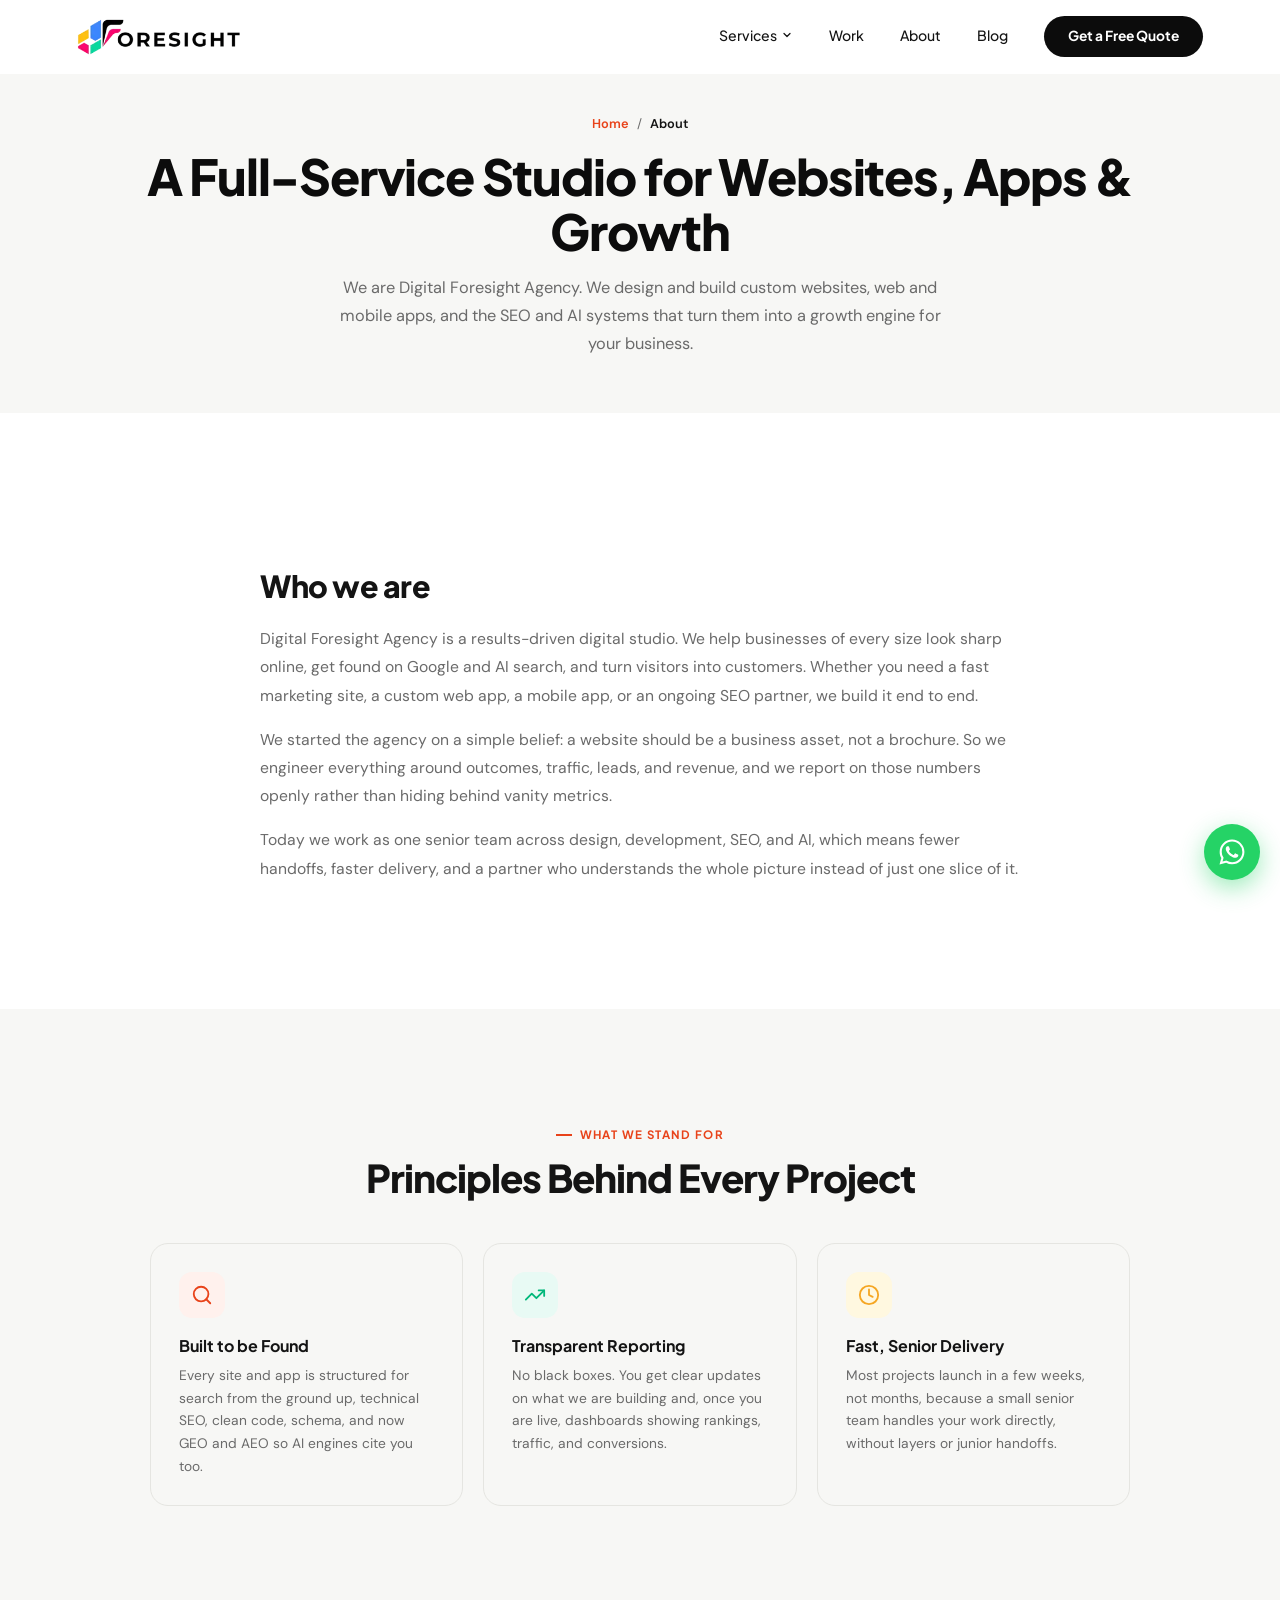
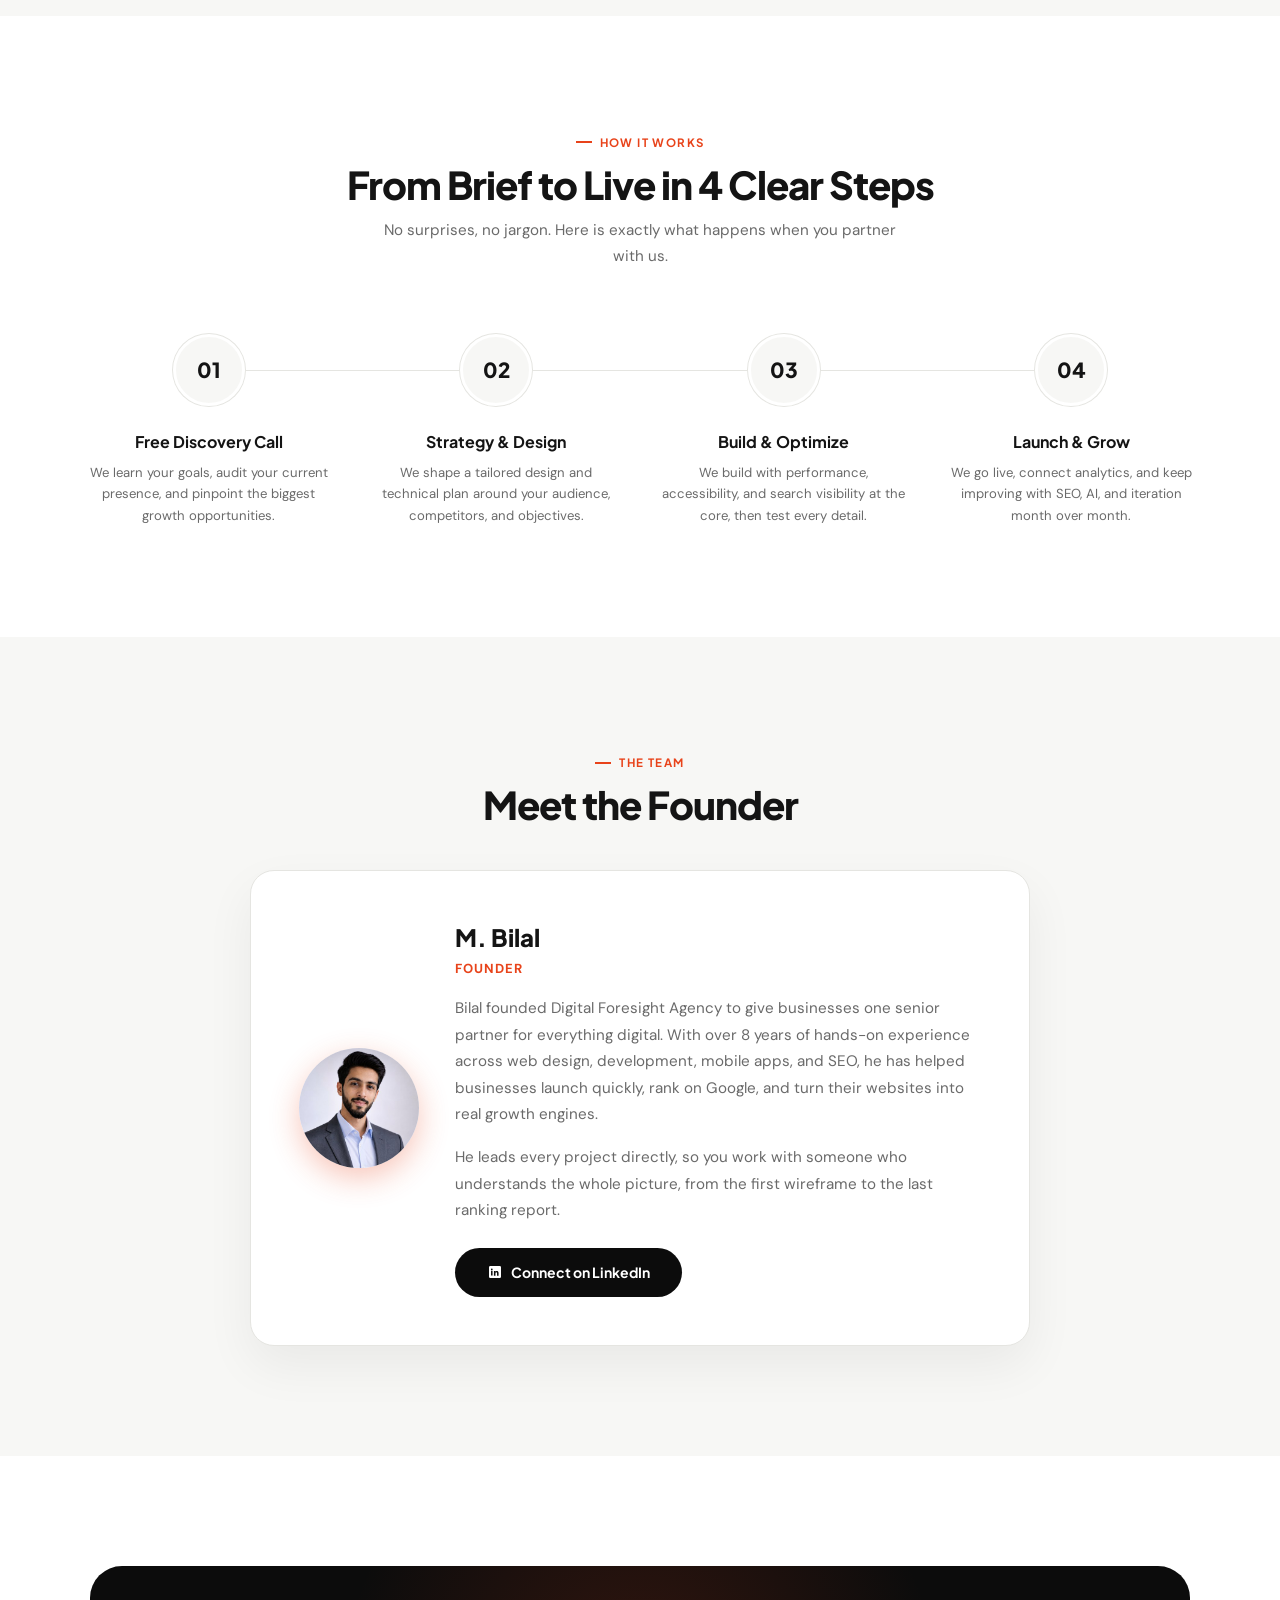
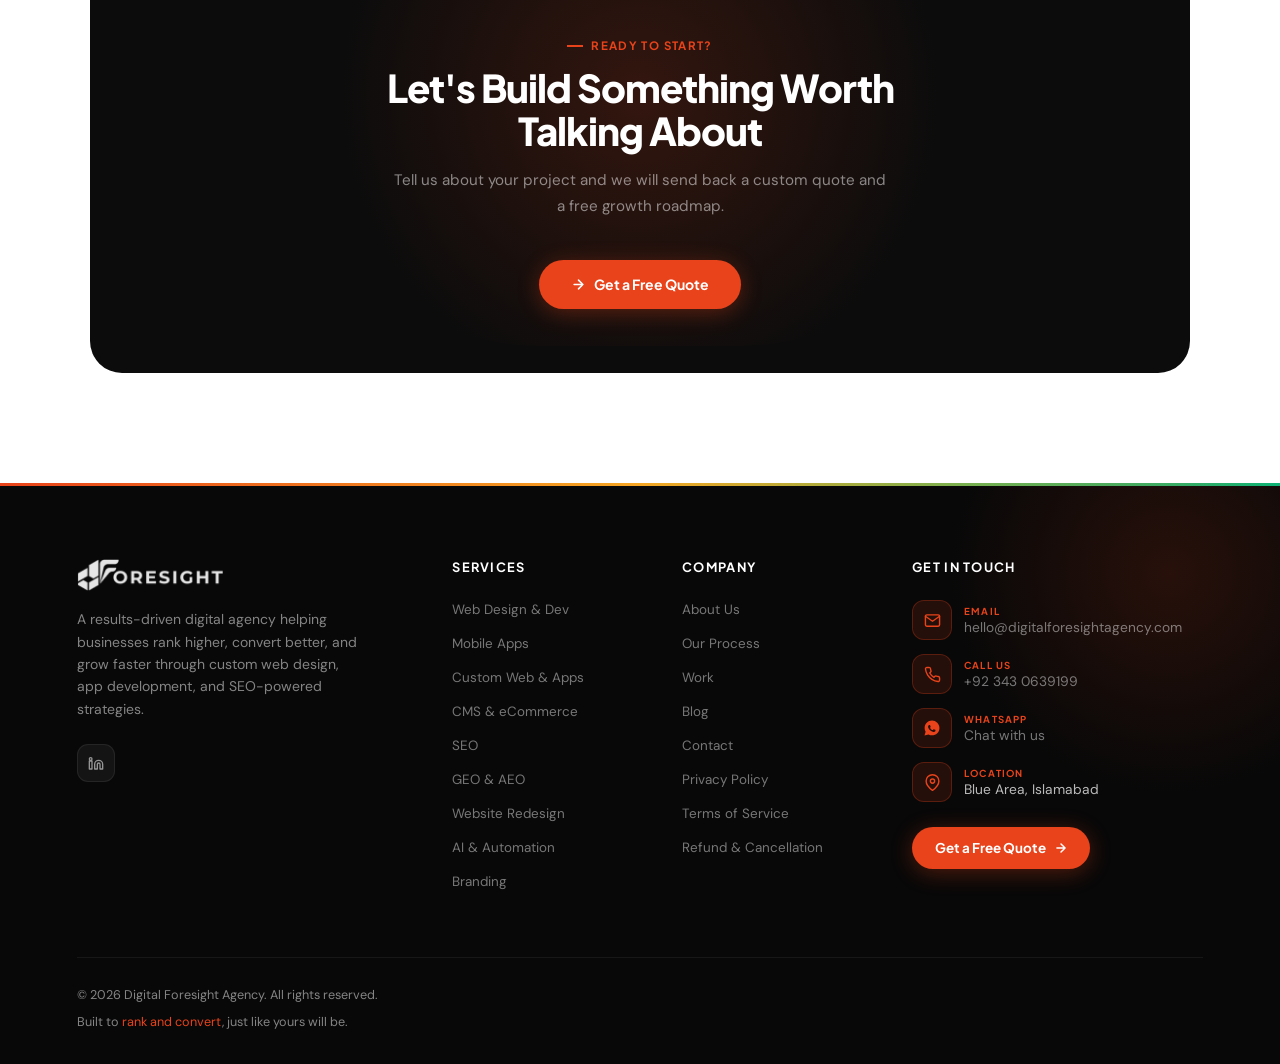
<file: about/index.html>
<!DOCTYPE html>
<html lang="en">
<head>
  <meta charset="UTF-8" />
  <meta name="viewport" content="width=device-width, initial-scale=1.0" />

  <title>About Us | Digital Foresight Agency</title>
  <meta name="description" content="Digital Foresight Agency is a full-service studio building websites, apps, and growth. Meet the team and see how we design, build, and rank." />
  <link rel="canonical" href="https://www.digitalforesightagency.com/about/" />

  <meta property="og:type" content="website" />
  <meta property="og:url" content="https://www.digitalforesightagency.com/about/" />
  <meta property="og:site_name" content="Digital Foresight Agency" />
  <meta property="og:title" content="About Us | Digital Foresight Agency" />
  <meta property="og:description" content="A full-service studio building websites, apps, and growth. Meet the team and how we work." />
  <meta property="og:image" content="https://www.digitalforesightagency.com/public/images/og-image.jpg" />

  <link rel="icon" href="/favicon.ico" sizes="any" />
  <link rel="icon" type="image/png" sizes="32x32" href="/public/images/favicon-32x32.png" />
  <link rel="apple-touch-icon" href="/public/images/apple-touch-icon.png" />
  <link rel="manifest" href="/site.webmanifest" />
  <meta name="theme-color" content="#E8431A" />

  <link rel="preconnect" href="https://fonts.googleapis.com" />
  <link rel="preconnect" href="https://fonts.gstatic.com" crossorigin />
  <link rel="stylesheet" href="https://fonts.googleapis.com/css2?family=Plus+Jakarta+Sans:wght@500;600;700;800&family=DM+Sans:ital,wght@0,300;0,400;0,500;0,600;1,400&display=swap" />
  <link rel="stylesheet" href="/css/style.css?v=20260828b" />

  <script type="application/ld+json">
  {
    "@context": "https://schema.org",
    "@type": "BreadcrumbList",
    "itemListElement": [
      { "@type": "ListItem", "position": 1, "name": "Home", "item": "https://www.digitalforesightagency.com/" },
      { "@type": "ListItem", "position": 2, "name": "About", "item": "https://www.digitalforesightagency.com/about/" }
    ]
  }
  </script>
</head>
<body>

  <!-- ==================== HEADER ==================== -->
  <header class="site-header" id="site-header">
    <a class="brand" href="/" aria-label="Digital Foresight Agency home">
      <img src="/public/logo.png" alt="Digital Foresight Agency" width="152" height="35" />
    </a>

    <nav class="nav-primary" aria-label="Primary">
      <ul class="nav-list">
        <li class="has-dropdown">
          <button class="nav-link" type="button" aria-expanded="false" aria-controls="services-menu" data-dropdown>
            Services
            <svg width="12" height="12" viewBox="0 0 24 24" fill="none" stroke="currentColor" stroke-width="2.5" stroke-linecap="round" stroke-linejoin="round" aria-hidden="true"><path d="M6 9l6 6 6-6"/></svg>
          </button>
          <div class="dropdown" id="services-menu">
            <a href="/#services" data-modal="website"><span class="dot"></span>Website Design &amp; Development</a>
            <a href="/#services" data-modal="mobile-app"><span class="dot"></span>Mobile App Development</a>
            <a href="/#services" data-modal="custom"><span class="dot"></span>Custom Web &amp; App Solutions</a>
            <a href="/#services" data-modal="cms"><span class="dot"></span>CMS &amp; eCommerce</a>
            <a href="/#services" data-modal="seo"><span class="dot"></span>Search Engine Optimization</a>
            <a href="/#services" data-modal="geo-aeo"><span class="dot"></span>GEO &amp; AEO (AI Search)</a>
            <a href="/#services" data-modal="redesign"><span class="dot"></span>Website Redesign &amp; CRO</a>
            <a href="/#services" data-modal="ai"><span class="dot"></span>AI Chatbots &amp; Automation</a>
            <a href="/#services" data-modal="branding"><span class="dot"></span>Graphic Design &amp; Branding</a>
          </div>
        </li>
        <li><a class="nav-link" href="/#work">Work</a></li>
        <li><a class="nav-link" href="/about/">About</a></li>
        <li><a class="nav-link" href="/blog/">Blog</a></li>
        <!-- Pricing hidden for now -->
        <li><a class="btn-dark" href="/#contact" style="padding:0.625rem 1.5rem;font-size:0.86rem;">Get a Free Quote</a></li>
      </ul>
    </nav>

    <button class="burger" type="button" aria-label="Open menu" aria-expanded="false" aria-controls="mobile-menu" id="burger">
      <span></span><span></span><span></span>
    </button>

    <div class="mobile-menu" id="mobile-menu" hidden>
      <p class="menu-label">Services</p>
      <a href="/#services" data-modal="website">Website Design &amp; Development</a>
      <a href="/#services" data-modal="mobile-app">Mobile App Development</a>
      <a href="/#services" data-modal="custom">Custom Web &amp; App Solutions</a>
      <a href="/#services" data-modal="cms">CMS &amp; eCommerce</a>
      <a href="/#services" data-modal="seo">Search Engine Optimization</a>
      <a href="/#services" data-modal="geo-aeo">GEO &amp; AEO (AI Search)</a>
      <a href="/#services" data-modal="redesign">Website Redesign &amp; CRO</a>
      <a href="/#services" data-modal="ai">AI Chatbots &amp; Automation</a>
      <a href="/#services" data-modal="branding">Graphic Design &amp; Branding</a>
      <hr />
      <a href="/#work">Work</a>
      <a href="/about/">About</a>
      <a href="/blog/">Blog</a>
      <!-- Pricing hidden for now -->
      <a class="btn-dark" href="/#contact">Get a Free Quote</a>
    </div>
  </header>

  <main>
    <section class="page-hero">
      <nav class="breadcrumb" aria-label="Breadcrumb">
        <a href="/">Home</a><span>/</span><span>About</span>
      </nav>
      <h1>A Full-Service Studio for Websites, Apps &amp; Growth</h1>
      <p>We are Digital Foresight Agency. We design and build custom websites, web and mobile apps, and the SEO and AI systems that turn them into a growth engine for your business.</p>
    </section>

    <section class="section">
      <div class="prose reveal">
        <h2>Who we are</h2>
        <p>Digital Foresight Agency is a results-driven digital studio. We help businesses of every size look sharp online, get found on Google and AI search, and turn visitors into customers. Whether you need a fast marketing site, a custom web app, a mobile app, or an ongoing SEO partner, we build it end to end.</p>
        <p>We started the agency on a simple belief: a website should be a business asset, not a brochure. So we engineer everything around outcomes, traffic, leads, and revenue, and we report on those numbers openly rather than hiding behind vanity metrics.</p>
        <p>Today we work as one senior team across design, development, SEO, and AI, which means fewer handoffs, faster delivery, and a partner who understands the whole picture instead of just one slice of it.</p>
      </div>
    </section>

    <section class="section section-gray">
      <div class="section-head-c reveal">
        <span class="section-tag center">What We Stand For</span>
        <h2 class="section-title">Principles Behind Every Project</h2>
      </div>
      <div class="value-grid">
        <div class="value-card reveal">
          <div class="vc-icon bg-accent-light"><svg width="22" height="22" viewBox="0 0 24 24" fill="none" stroke="#E8431A" stroke-width="2" stroke-linecap="round" stroke-linejoin="round" aria-hidden="true"><circle cx="11" cy="11" r="8"/><line x1="21" y1="21" x2="16.65" y2="16.65"/></svg></div>
          <h3>Built to be Found</h3>
          <p>Every site and app is structured for search from the ground up, technical SEO, clean code, schema, and now GEO and AEO so AI engines cite you too.</p>
        </div>
        <div class="value-card reveal d1">
          <div class="vc-icon bg-teal-light"><svg width="22" height="22" viewBox="0 0 24 24" fill="none" stroke="#00B87A" stroke-width="2" stroke-linecap="round" stroke-linejoin="round" aria-hidden="true"><polyline points="22 7 13.5 15.5 8.5 10.5 2 17"/><polyline points="16 7 22 7 22 13"/></svg></div>
          <h3>Transparent Reporting</h3>
          <p>No black boxes. You get clear updates on what we are building and, once you are live, dashboards showing rankings, traffic, and conversions.</p>
        </div>
        <div class="value-card reveal d2">
          <div class="vc-icon bg-amber-light"><svg width="22" height="22" viewBox="0 0 24 24" fill="none" stroke="#F5A623" stroke-width="2" stroke-linecap="round" stroke-linejoin="round" aria-hidden="true"><circle cx="12" cy="12" r="10"/><polyline points="12 6 12 12 16 14"/></svg></div>
          <h3>Fast, Senior Delivery</h3>
          <p>Most projects launch in a few weeks, not months, because a small senior team handles your work directly, without layers or junior handoffs.</p>
        </div>
      </div>
    </section>

    <section class="section process" id="process">
      <span class="section-tag center">How It Works</span>
      <h2 class="section-title">From Brief to Live in 4 Clear Steps</h2>
      <p class="section-desc" style="max-width:520px;margin:0.75rem auto 0;">No surprises, no jargon. Here is exactly what happens when you partner with us.</p>
      <div class="process-grid">
        <div class="process-line" aria-hidden="true"></div>
        <div class="process-step reveal"><div class="process-num">01</div><h3>Free Discovery Call</h3><p>We learn your goals, audit your current presence, and pinpoint the biggest growth opportunities.</p></div>
        <div class="process-step reveal d1"><div class="process-num">02</div><h3>Strategy &amp; Design</h3><p>We shape a tailored design and technical plan around your audience, competitors, and objectives.</p></div>
        <div class="process-step reveal d2"><div class="process-num">03</div><h3>Build &amp; Optimize</h3><p>We build with performance, accessibility, and search visibility at the core, then test every detail.</p></div>
        <div class="process-step reveal d3"><div class="process-num">04</div><h3>Launch &amp; Grow</h3><p>We go live, connect analytics, and keep improving with SEO, AI, and iteration month over month.</p></div>
      </div>
    </section>

    <section class="section section-gray">
      <div class="section-head-c reveal">
        <span class="section-tag center">The Team</span>
        <h2 class="section-title">Meet the Founder</h2>
      </div>
      <div class="founder-card reveal">
        <img class="founder-avatar" src="/public/images/founder-bilal.jpg" width="400" height="400" loading="lazy" decoding="async" alt="M. Bilal, Founder of Digital Foresight Agency" />
        <div class="founder-body">
          <h3>M. Bilal</h3>
          <div class="role">Founder</div>
          <p>Bilal founded Digital Foresight Agency to give businesses one senior partner for everything digital. With over 8 years of hands-on experience across web design, development, mobile apps, and SEO, he has helped businesses launch quickly, rank on Google, and turn their websites into real growth engines.</p>
          <p>He leads every project directly, so you work with someone who understands the whole picture, from the first wireframe to the last ranking report.</p>
          <a class="btn-dark founder-linkedin" href="https://www.linkedin.com/in/bilal-ateeq-x/" target="_blank" rel="noopener">
            <svg width="16" height="16" viewBox="0 0 24 24" fill="currentColor" aria-hidden="true"><path d="M19 3a2 2 0 0 1 2 2v14a2 2 0 0 1-2 2H5a2 2 0 0 1-2-2V5a2 2 0 0 1 2-2h14zM8.34 17.34V10.2H6.06v7.14h2.28zM7.2 9.24a1.32 1.32 0 1 0 0-2.64 1.32 1.32 0 0 0 0 2.64zm10.14 8.1v-3.9c0-2.09-1.11-3.06-2.6-3.06-1.2 0-1.74.66-2.04 1.12v-.96h-2.28c.03.64 0 7.14 0 7.14h2.28v-3.99c0-.2.01-.41.07-.55.17-.4.54-.82 1.16-.82.82 0 1.15.62 1.15 1.54v3.82h2.28z"/></svg>
            Connect on LinkedIn
          </a>
        </div>
      </div>
    </section>

    <section class="section cta-section">
      <div class="cta-panel">
        <div class="glow" aria-hidden="true"></div>
        <div class="cta-inner" style="position:relative;z-index:2;text-align:center;">
          <span class="section-tag center" style="color:var(--accent);">Ready to Start?</span>
          <h2 class="section-title on-dark" style="max-width:620px;margin:0 auto 1rem;">Let's Build Something Worth Talking About</h2>
          <p class="section-desc" style="max-width:500px;margin:0 auto 2.5rem;color:rgba(255,255,255,0.5);">Tell us about your project and we will send back a custom quote and a free growth roadmap.</p>
          <a class="btn-primary" href="/#contact"><svg width="15" height="15" viewBox="0 0 24 24" fill="none" stroke="currentColor" stroke-width="2.5" stroke-linecap="round" stroke-linejoin="round" aria-hidden="true"><path d="M5 12h14M12 5l7 7-7 7"/></svg>Get a Free Quote</a>
        </div>
      </div>
    </section>
  </main>

  <!-- ==================== FOOTER ==================== -->
  <footer class="site-footer">
    <div class="footer-glow" aria-hidden="true"></div>
    <h2 class="visually-hidden">Site footer</h2>
    <div class="footer-grid">
      <div class="footer-brand">
        <img src="/public/logo.png" alt="Digital Foresight Agency" width="136" height="31" />
        <p>A results-driven digital agency helping businesses rank higher, convert better, and grow faster through custom web design, app development, and SEO-powered strategies.</p>
        <div class="socials">
          <a href="https://www.linkedin.com/in/bilal-ateeq-x/" target="_blank" rel="noopener" aria-label="LinkedIn"><svg width="16" height="16" viewBox="0 0 24 24" fill="none" stroke="currentColor" stroke-width="2" stroke-linecap="round" stroke-linejoin="round" aria-hidden="true"><path d="M16 8a6 6 0 0 1 6 6v7h-4v-7a2 2 0 0 0-2-2 2 2 0 0 0-2 2v7h-4v-7a6 6 0 0 1 6-6zM2 9h4v12H2zM4 4a2 2 0 1 1 0 4 2 2 0 0 1 0-4z"/></svg></a>
        </div>
      </div>

      <div class="footer-col">
        <h3>Services</h3>
        <ul>
          <li><a href="/#services" data-modal="website">Web Design &amp; Dev</a></li>
          <li><a href="/#services" data-modal="mobile-app">Mobile Apps</a></li>
          <li><a href="/#services" data-modal="custom">Custom Web &amp; Apps</a></li>
          <li><a href="/#services" data-modal="cms">CMS &amp; eCommerce</a></li>
          <li><a href="/#services" data-modal="seo">SEO</a></li>
          <li><a href="/#services" data-modal="geo-aeo">GEO &amp; AEO</a></li>
          <li><a href="/#services" data-modal="redesign">Website Redesign</a></li>
          <li><a href="/#services" data-modal="ai">AI &amp; Automation</a></li>
          <li><a href="/#services" data-modal="branding">Branding</a></li>
        </ul>
      </div>

      <div class="footer-col">
        <h3>Company</h3>
        <ul>
          <li><a href="/about/">About Us</a></li>
          <li><a href="/about/#process">Our Process</a></li>
          <li><a href="/#work">Work</a></li>
          <li><a href="/blog/">Blog</a></li>
          <li><a href="/#contact">Contact</a></li>
          <li><a href="/privacy-policy/">Privacy Policy</a></li>
          <li><a href="/terms/">Terms of Service</a></li>
          <li><a href="/refund-policy/">Refund &amp; Cancellation</a></li>
        </ul>
      </div>

      <div class="footer-col footer-contact">
        <h3>Get in Touch</h3>
          <a class="fc-item" href="mailto:hello@digitalforesightagency.com">
            <span class="fc-ic"><svg width="17" height="17" viewBox="0 0 24 24" fill="none" stroke="currentColor" stroke-width="2" stroke-linecap="round" stroke-linejoin="round" aria-hidden="true"><path d="M4 4h16c1.1 0 2 .9 2 2v12c0 1.1-.9 2-2 2H4c-1.1 0-2-.9-2-2V6c0-1.1.9-2 2-2z"/><polyline points="22,6 12,13 2,6"/></svg></span>
            <span class="fc-text"><span class="fc-label">Email</span><span class="fc-val">hello@digitalforesightagency.com</span></span>
          </a>
          <a class="fc-item" href="tel:+923430639199">
            <span class="fc-ic"><svg width="17" height="17" viewBox="0 0 24 24" fill="none" stroke="currentColor" stroke-width="2" stroke-linecap="round" stroke-linejoin="round" aria-hidden="true"><path d="M22 16.92v3a2 2 0 0 1-2.18 2 19.79 19.79 0 0 1-8.63-3.07 19.5 19.5 0 0 1-6-6 19.79 19.79 0 0 1-3.07-8.67A2 2 0 0 1 4.11 2h3a2 2 0 0 1 2 1.72c.13.96.36 1.9.7 2.81a2 2 0 0 1-.45 2.11L8.09 9.91a16 16 0 0 0 6 6l1.27-1.27a2 2 0 0 1 2.11-.45c.9.34 1.85.57 2.81.7A2 2 0 0 1 22 16.92z"/></svg></span>
            <span class="fc-text"><span class="fc-label">Call us</span><span class="fc-val">+92 343 0639199</span></span>
          </a>
          <a class="fc-item" href="https://wa.me/923430639199" target="_blank" rel="noopener">
            <span class="fc-ic"><svg width="18" height="18" viewBox="0 0 24 24" fill="currentColor" aria-hidden="true"><path d="M12.04 2c-5.46 0-9.9 4.44-9.9 9.9 0 1.75.46 3.45 1.32 4.95L2 22l5.3-1.39a9.87 9.87 0 0 0 4.73 1.21h.01c5.46 0 9.9-4.44 9.9-9.9 0-2.64-1.03-5.13-2.9-7A9.82 9.82 0 0 0 12.04 2zm4.52 14.13c-.19.53-1.1 1.02-1.52 1.06-.4.04-.9.19-2.98-.62-2.52-.98-4.13-3.53-4.25-3.69-.12-.16-1.02-1.36-1.02-2.6 0-1.24.65-1.85.88-2.1.23-.25.5-.31.67-.31.17 0 .33 0 .48.01.15.01.36-.06.56.43.2.5.7 1.72.76 1.84.06.12.1.27.02.43-.08.16-.12.26-.24.4-.12.14-.25.31-.36.42-.12.12-.24.25-.1.49.14.24.62 1.02 1.33 1.65.91.81 1.68 1.06 1.92 1.18.24.12.38.1.52-.06.14-.16.6-.7.76-.94.16-.24.32-.2.54-.12.22.08 1.4.66 1.64.78.24.12.4.18.46.28.06.1.06.57-.13 1.1z"/></svg></span>
            <span class="fc-text"><span class="fc-label">WhatsApp</span><span class="fc-val">Chat with us</span></span>
          </a>
        <div class="fc-item fc-static">
          <span class="fc-ic"><svg width="17" height="17" viewBox="0 0 24 24" fill="none" stroke="currentColor" stroke-width="2" stroke-linecap="round" stroke-linejoin="round" aria-hidden="true"><path d="M21 10c0 7-9 13-9 13s-9-6-9-13a9 9 0 0 1 18 0z"/><circle cx="12" cy="10" r="3"/></svg></span>
          <span class="fc-text"><span class="fc-label">Location</span><span class="fc-val">Blue Area, Islamabad</span></span>
        </div>
        <a class="btn-primary footer-quote" href="/#contact">Get a Free Quote <svg width="14" height="14" viewBox="0 0 24 24" fill="none" stroke="currentColor" stroke-width="2.5" stroke-linecap="round" stroke-linejoin="round" aria-hidden="true"><path d="M5 12h14M12 5l7 7-7 7"/></svg></a>
      </div>
    </div>

    <div class="footer-bottom">
      <span>&copy; <span id="year">2026</span> Digital Foresight Agency. All rights reserved.</span>
      <span>Built to <a href="/#services">rank and convert</a>, just like yours will be.</span>
    </div>
  </footer>

  <script src="/js/nav.js" defer></script>
  <script src="/js/reveal.js" defer></script>
  <a class="wa-float" href="https://wa.me/923430639199" target="_blank" rel="noopener" aria-label="Chat with us on WhatsApp">
    <svg width="30" height="30" viewBox="0 0 24 24" fill="#fff" aria-hidden="true"><path d="M12.04 2c-5.46 0-9.9 4.44-9.9 9.9 0 1.75.46 3.45 1.32 4.95L2 22l5.3-1.39a9.87 9.87 0 0 0 4.73 1.21h.01c5.46 0 9.9-4.44 9.9-9.9 0-2.64-1.03-5.13-2.9-7A9.82 9.82 0 0 0 12.04 2zm0 18.13h-.01a8.2 8.2 0 0 1-4.18-1.15l-.3-.18-3.11.82.83-3.03-.2-.31a8.2 8.2 0 0 1-1.26-4.38c0-4.54 3.7-8.23 8.24-8.23 2.2 0 4.27.86 5.82 2.42a8.18 8.18 0 0 1 2.41 5.82c0 4.54-3.7 8.23-8.24 8.23zm4.52-6.16c-.25-.12-1.47-.72-1.69-.81-.23-.08-.39-.12-.56.13-.16.25-.64.81-.79.97-.14.17-.29.19-.54.06-.25-.12-1.05-.39-1.99-1.23-.74-.66-1.23-1.47-1.38-1.72-.14-.25-.02-.38.11-.51.11-.11.25-.29.37-.43.13-.14.17-.25.25-.41.08-.17.04-.31-.02-.43-.06-.12-.56-1.34-.76-1.84-.2-.48-.4-.42-.56-.43-.14-.01-.31-.01-.48-.01-.17 0-.43.06-.66.31-.23.25-.86.85-.86 2.07 0 1.22.89 2.4 1.01 2.57.12.17 1.75 2.67 4.23 3.74.59.26 1.05.41 1.41.52.59.19 1.13.16 1.56.1.48-.07 1.47-.6 1.68-1.18.21-.58.21-1.07.14-1.18-.06-.1-.22-.16-.47-.28z"/></svg>
  </a>
</body>
</html>
</file>
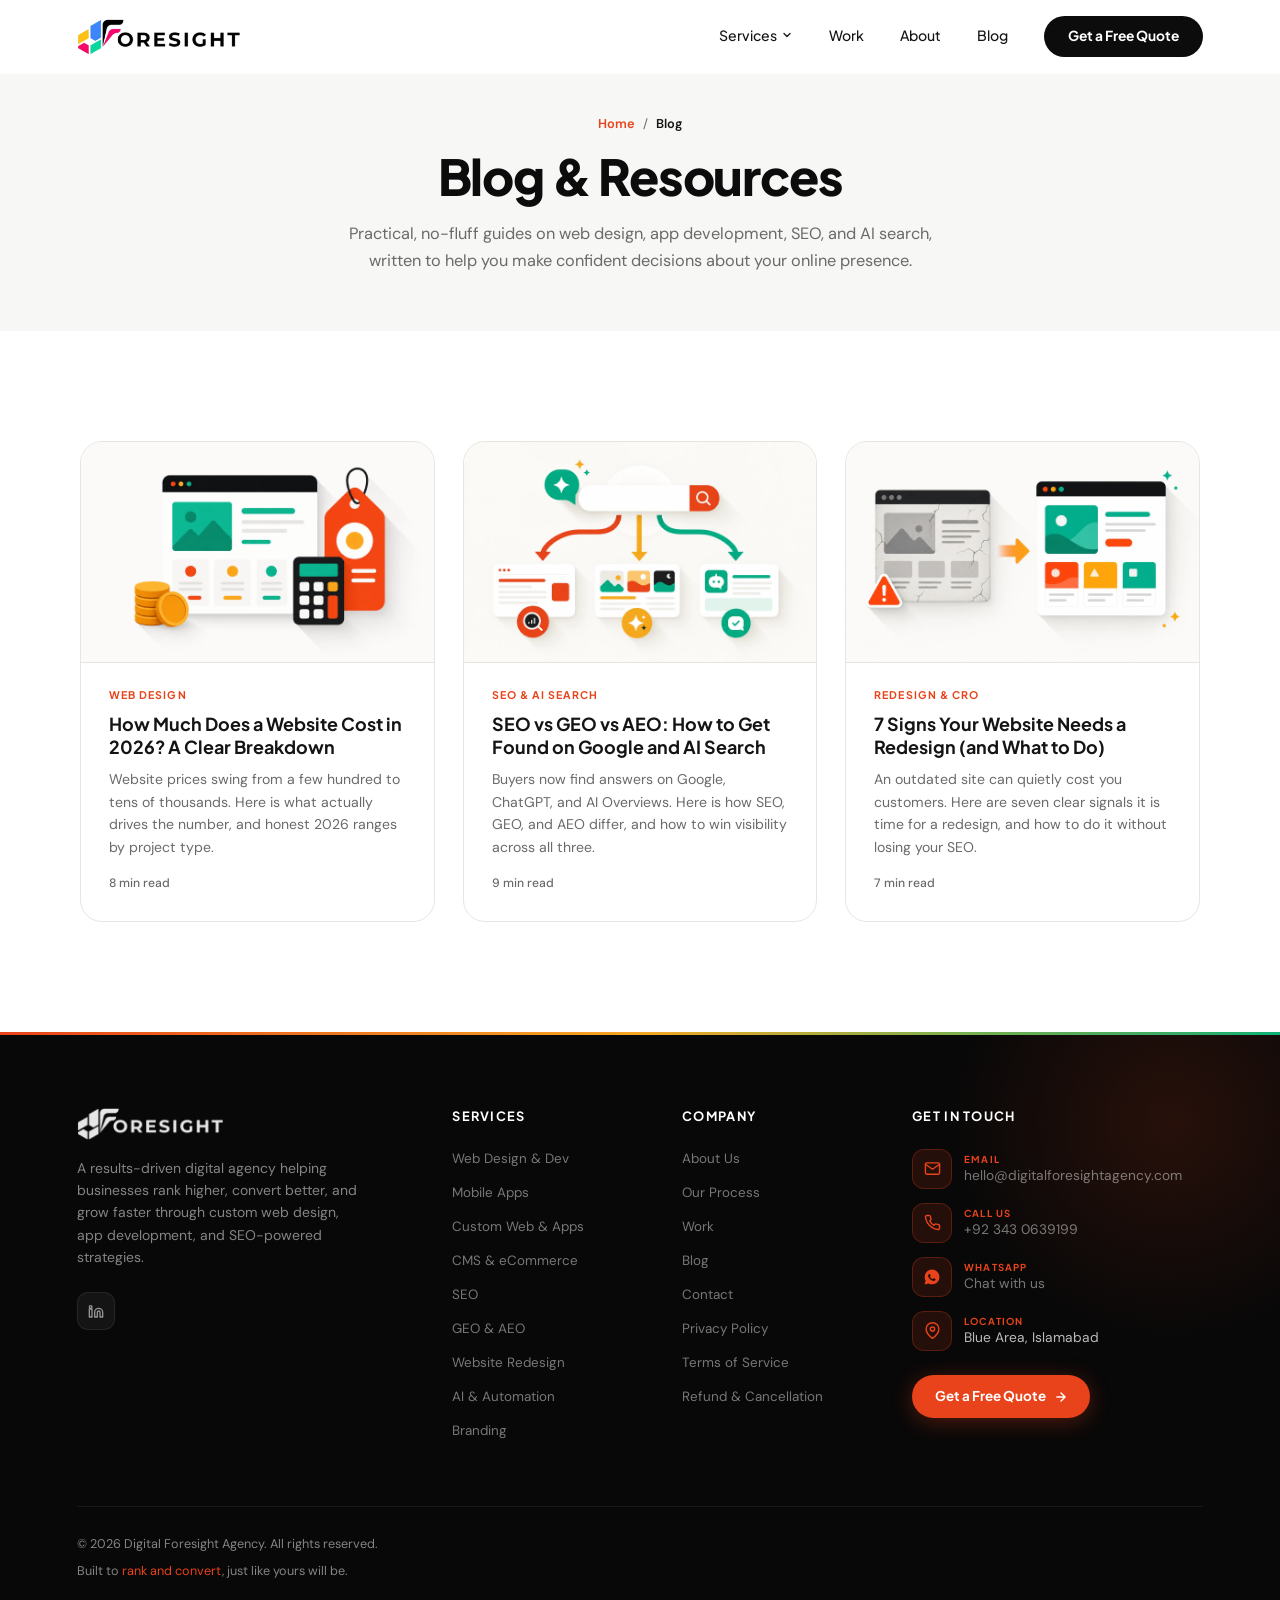
<file: blog/index.html>
<!DOCTYPE html>
<html lang="en">
<head>
  <meta charset="UTF-8" />
  <meta name="viewport" content="width=device-width, initial-scale=1.0" />

  <title>Blog &amp; Resources | Digital Foresight Agency</title>
  <meta name="description" content="Practical guides on web design, app development, SEO, and AI search from Digital Foresight Agency. Learn what a website costs, how to get found, and when to redesign." />
  <link rel="canonical" href="https://www.digitalforesightagency.com/blog/" />

  <meta property="og:type" content="website" />
  <meta property="og:url" content="https://www.digitalforesightagency.com/blog/" />
  <meta property="og:site_name" content="Digital Foresight Agency" />
  <meta property="og:title" content="Blog &amp; Resources | Digital Foresight Agency" />
  <meta property="og:description" content="Practical guides on web design, app development, SEO, and AI search." />
  <meta property="og:image" content="https://www.digitalforesightagency.com/public/images/og-image.jpg" />

  <link rel="icon" href="/favicon.ico" sizes="any" />
  <link rel="icon" type="image/png" sizes="32x32" href="/public/images/favicon-32x32.png" />
  <link rel="apple-touch-icon" href="/public/images/apple-touch-icon.png" />
  <link rel="manifest" href="/site.webmanifest" />
  <meta name="theme-color" content="#E8431A" />

  <link rel="preconnect" href="https://fonts.googleapis.com" />
  <link rel="preconnect" href="https://fonts.gstatic.com" crossorigin />
  <link rel="stylesheet" href="https://fonts.googleapis.com/css2?family=Plus+Jakarta+Sans:wght@500;600;700;800&family=DM+Sans:ital,wght@0,300;0,400;0,500;0,600;1,400&display=swap" />
  <link rel="stylesheet" href="/css/style.css?v=20260828b" />

  <script type="application/ld+json">
  {
    "@context": "https://schema.org",
    "@type": "Blog",
    "name": "Digital Foresight Agency Blog",
    "url": "https://www.digitalforesightagency.com/blog/",
    "publisher": { "@type": "Organization", "name": "Digital Foresight Agency", "logo": "https://www.digitalforesightagency.com/public/logo.png" },
    "blogPost": [
      { "@type": "BlogPosting", "headline": "How Much Does a Website Cost in 2026? A Clear Breakdown", "url": "https://www.digitalforesightagency.com/blog/how-much-does-a-website-cost/" },
      { "@type": "BlogPosting", "headline": "SEO vs GEO vs AEO: How to Get Found on Google and AI Search", "url": "https://www.digitalforesightagency.com/blog/seo-geo-aeo/" },
      { "@type": "BlogPosting", "headline": "7 Signs Your Website Needs a Redesign (and What to Do)", "url": "https://www.digitalforesightagency.com/blog/signs-your-website-needs-a-redesign/" }
    ]
  }
  </script>
  <script type="application/ld+json">
  {
    "@context": "https://schema.org",
    "@type": "BreadcrumbList",
    "itemListElement": [
      { "@type": "ListItem", "position": 1, "name": "Home", "item": "https://www.digitalforesightagency.com/" },
      { "@type": "ListItem", "position": 2, "name": "Blog", "item": "https://www.digitalforesightagency.com/blog/" }
    ]
  }
  </script>
</head>
<body>

<header class="site-header" id="site-header">
    <a class="brand" href="/" aria-label="Digital Foresight Agency home">
      <img src="/public/logo.png" alt="Digital Foresight Agency" width="152" height="35" />
    </a>

    <nav class="nav-primary" aria-label="Primary">
      <ul class="nav-list">
        <li class="has-dropdown">
          <button class="nav-link" type="button" aria-expanded="false" aria-controls="services-menu" data-dropdown>
            Services
            <svg width="12" height="12" viewBox="0 0 24 24" fill="none" stroke="currentColor" stroke-width="2.5" stroke-linecap="round" stroke-linejoin="round" aria-hidden="true"><path d="M6 9l6 6 6-6"/></svg>
          </button>
          <div class="dropdown" id="services-menu">
            <a href="/#services" data-modal="website"><span class="dot"></span>Website Design &amp; Development</a>
            <a href="/#services" data-modal="mobile-app"><span class="dot"></span>Mobile App Development</a>
            <a href="/#services" data-modal="custom"><span class="dot"></span>Custom Web &amp; App Solutions</a>
            <a href="/#services" data-modal="cms"><span class="dot"></span>CMS &amp; eCommerce</a>
            <a href="/#services" data-modal="seo"><span class="dot"></span>Search Engine Optimization</a>
            <a href="/#services" data-modal="geo-aeo"><span class="dot"></span>GEO &amp; AEO (AI Search)</a>
            <a href="/#services" data-modal="redesign"><span class="dot"></span>Website Redesign &amp; CRO</a>
            <a href="/#services" data-modal="ai"><span class="dot"></span>AI Chatbots &amp; Automation</a>
            <a href="/#services" data-modal="branding"><span class="dot"></span>Graphic Design &amp; Branding</a>
          </div>
        </li>
        <li><a class="nav-link" href="/#work">Work</a></li>
        <li><a class="nav-link" href="/about/">About</a></li>
        <li><a class="nav-link" href="/blog/">Blog</a></li>
        <!-- Pricing hidden for now -->
        <li><a class="btn-dark" href="/#contact" style="padding:0.625rem 1.5rem;font-size:0.86rem;">Get a Free Quote</a></li>
      </ul>
    </nav>

    <button class="burger" type="button" aria-label="Open menu" aria-expanded="false" aria-controls="mobile-menu" id="burger">
      <span></span><span></span><span></span>
    </button>

    <div class="mobile-menu" id="mobile-menu" hidden>
      <p class="menu-label">Services</p>
      <a href="/#services" data-modal="website">Website Design &amp; Development</a>
      <a href="/#services" data-modal="mobile-app">Mobile App Development</a>
      <a href="/#services" data-modal="custom">Custom Web &amp; App Solutions</a>
      <a href="/#services" data-modal="cms">CMS &amp; eCommerce</a>
      <a href="/#services" data-modal="seo">Search Engine Optimization</a>
      <a href="/#services" data-modal="geo-aeo">GEO &amp; AEO (AI Search)</a>
      <a href="/#services" data-modal="redesign">Website Redesign &amp; CRO</a>
      <a href="/#services" data-modal="ai">AI Chatbots &amp; Automation</a>
      <a href="/#services" data-modal="branding">Graphic Design &amp; Branding</a>
      <hr />
      <a href="/#work">Work</a>
      <a href="/about/">About</a>
      <a href="/blog/">Blog</a>
      <!-- Pricing hidden for now -->
      <a class="btn-dark" href="/#contact">Get a Free Quote</a>
    </div>
  </header>

  <main>
    <section class="page-hero">
      <nav class="breadcrumb" aria-label="Breadcrumb"><a href="/">Home</a><span>/</span><span>Blog</span></nav>
      <h1>Blog &amp; Resources</h1>
      <p>Practical, no-fluff guides on web design, app development, SEO, and AI search, written to help you make confident decisions about your online presence.</p>
    </section>

    <section class="section">
      <div class="blog-grid">
        <article class="blog-card reveal">
          <a class="blog-thumb" href="/blog/how-much-does-a-website-cost/">
            <img src="/public/images/blog-website-cost.webp" width="1536" height="1024" loading="lazy" decoding="async" alt="Illustration of website pricing with a browser, price tag, coins, and a calculator" />
          </a>
          <div class="blog-body">
            <span class="blog-cat">Web Design</span>
            <h2><a href="/blog/how-much-does-a-website-cost/">How Much Does a Website Cost in 2026? A Clear Breakdown</a></h2>
            <p>Website prices swing from a few hundred to tens of thousands. Here is what actually drives the number, and honest 2026 ranges by project type.</p>
            <div class="blog-meta">8 min read</div>
          </div>
        </article>

        <article class="blog-card reveal d1">
          <a class="blog-thumb" href="/blog/seo-geo-aeo/">
            <img src="/public/images/blog-seo-geo-aeo.webp" width="1536" height="1024" loading="lazy" decoding="async" alt="Illustration of search across Google and AI engines with a search bar and AI sparkle" />
          </a>
          <div class="blog-body">
            <span class="blog-cat">SEO &amp; AI Search</span>
            <h2><a href="/blog/seo-geo-aeo/">SEO vs GEO vs AEO: How to Get Found on Google and AI Search</a></h2>
            <p>Buyers now find answers on Google, ChatGPT, and AI Overviews. Here is how SEO, GEO, and AEO differ, and how to win visibility across all three.</p>
            <div class="blog-meta">9 min read</div>
          </div>
        </article>

        <article class="blog-card reveal d2">
          <a class="blog-thumb" href="/blog/signs-your-website-needs-a-redesign/">
            <img src="/public/images/blog-redesign-signs.webp" width="1536" height="1024" loading="lazy" decoding="async" alt="Illustration of a website redesign, an old browser transforming into a modern one" />
          </a>
          <div class="blog-body">
            <span class="blog-cat">Redesign &amp; CRO</span>
            <h2><a href="/blog/signs-your-website-needs-a-redesign/">7 Signs Your Website Needs a Redesign (and What to Do)</a></h2>
            <p>An outdated site can quietly cost you customers. Here are seven clear signals it is time for a redesign, and how to do it without losing your SEO.</p>
            <div class="blog-meta">7 min read</div>
          </div>
        </article>
      </div>
    </section>
  </main>

<footer class="site-footer">
    <div class="footer-glow" aria-hidden="true"></div>
    <h2 class="visually-hidden">Site footer</h2>
    <div class="footer-grid">
      <div class="footer-brand">
        <img src="/public/logo.png" alt="Digital Foresight Agency" width="136" height="31" />
        <p>A results-driven digital agency helping businesses rank higher, convert better, and grow faster through custom web design, app development, and SEO-powered strategies.</p>
        <div class="socials">
          <a href="https://www.linkedin.com/in/bilal-ateeq-x/" target="_blank" rel="noopener" aria-label="LinkedIn"><svg width="16" height="16" viewBox="0 0 24 24" fill="none" stroke="currentColor" stroke-width="2" stroke-linecap="round" stroke-linejoin="round" aria-hidden="true"><path d="M16 8a6 6 0 0 1 6 6v7h-4v-7a2 2 0 0 0-2-2 2 2 0 0 0-2 2v7h-4v-7a6 6 0 0 1 6-6zM2 9h4v12H2zM4 4a2 2 0 1 1 0 4 2 2 0 0 1 0-4z"/></svg></a>
        </div>
      </div>

      <div class="footer-col">
        <h3>Services</h3>
        <ul>
          <li><a href="/#services" data-modal="website">Web Design &amp; Dev</a></li>
          <li><a href="/#services" data-modal="mobile-app">Mobile Apps</a></li>
          <li><a href="/#services" data-modal="custom">Custom Web &amp; Apps</a></li>
          <li><a href="/#services" data-modal="cms">CMS &amp; eCommerce</a></li>
          <li><a href="/#services" data-modal="seo">SEO</a></li>
          <li><a href="/#services" data-modal="geo-aeo">GEO &amp; AEO</a></li>
          <li><a href="/#services" data-modal="redesign">Website Redesign</a></li>
          <li><a href="/#services" data-modal="ai">AI &amp; Automation</a></li>
          <li><a href="/#services" data-modal="branding">Branding</a></li>
        </ul>
      </div>

      <div class="footer-col">
        <h3>Company</h3>
        <ul>
          <li><a href="/about/">About Us</a></li>
          <li><a href="/about/#process">Our Process</a></li>
          <li><a href="/#work">Work</a></li>
          <li><a href="/blog/">Blog</a></li>
          <li><a href="/#contact">Contact</a></li>
          <li><a href="/privacy-policy/">Privacy Policy</a></li>
          <li><a href="/terms/">Terms of Service</a></li>
          <li><a href="/refund-policy/">Refund &amp; Cancellation</a></li>
        </ul>
      </div>

      <div class="footer-col footer-contact">
        <h3>Get in Touch</h3>
          <a class="fc-item" href="mailto:hello@digitalforesightagency.com">
            <span class="fc-ic"><svg width="17" height="17" viewBox="0 0 24 24" fill="none" stroke="currentColor" stroke-width="2" stroke-linecap="round" stroke-linejoin="round" aria-hidden="true"><path d="M4 4h16c1.1 0 2 .9 2 2v12c0 1.1-.9 2-2 2H4c-1.1 0-2-.9-2-2V6c0-1.1.9-2 2-2z"/><polyline points="22,6 12,13 2,6"/></svg></span>
            <span class="fc-text"><span class="fc-label">Email</span><span class="fc-val">hello@digitalforesightagency.com</span></span>
          </a>
          <a class="fc-item" href="tel:+923430639199">
            <span class="fc-ic"><svg width="17" height="17" viewBox="0 0 24 24" fill="none" stroke="currentColor" stroke-width="2" stroke-linecap="round" stroke-linejoin="round" aria-hidden="true"><path d="M22 16.92v3a2 2 0 0 1-2.18 2 19.79 19.79 0 0 1-8.63-3.07 19.5 19.5 0 0 1-6-6 19.79 19.79 0 0 1-3.07-8.67A2 2 0 0 1 4.11 2h3a2 2 0 0 1 2 1.72c.13.96.36 1.9.7 2.81a2 2 0 0 1-.45 2.11L8.09 9.91a16 16 0 0 0 6 6l1.27-1.27a2 2 0 0 1 2.11-.45c.9.34 1.85.57 2.81.7A2 2 0 0 1 22 16.92z"/></svg></span>
            <span class="fc-text"><span class="fc-label">Call us</span><span class="fc-val">+92 343 0639199</span></span>
          </a>
          <a class="fc-item" href="https://wa.me/923430639199" target="_blank" rel="noopener">
            <span class="fc-ic"><svg width="18" height="18" viewBox="0 0 24 24" fill="currentColor" aria-hidden="true"><path d="M12.04 2c-5.46 0-9.9 4.44-9.9 9.9 0 1.75.46 3.45 1.32 4.95L2 22l5.3-1.39a9.87 9.87 0 0 0 4.73 1.21h.01c5.46 0 9.9-4.44 9.9-9.9 0-2.64-1.03-5.13-2.9-7A9.82 9.82 0 0 0 12.04 2zm4.52 14.13c-.19.53-1.1 1.02-1.52 1.06-.4.04-.9.19-2.98-.62-2.52-.98-4.13-3.53-4.25-3.69-.12-.16-1.02-1.36-1.02-2.6 0-1.24.65-1.85.88-2.1.23-.25.5-.31.67-.31.17 0 .33 0 .48.01.15.01.36-.06.56.43.2.5.7 1.72.76 1.84.06.12.1.27.02.43-.08.16-.12.26-.24.4-.12.14-.25.31-.36.42-.12.12-.24.25-.1.49.14.24.62 1.02 1.33 1.65.91.81 1.68 1.06 1.92 1.18.24.12.38.1.52-.06.14-.16.6-.7.76-.94.16-.24.32-.2.54-.12.22.08 1.4.66 1.64.78.24.12.4.18.46.28.06.1.06.57-.13 1.1z"/></svg></span>
            <span class="fc-text"><span class="fc-label">WhatsApp</span><span class="fc-val">Chat with us</span></span>
          </a>
        <div class="fc-item fc-static">
          <span class="fc-ic"><svg width="17" height="17" viewBox="0 0 24 24" fill="none" stroke="currentColor" stroke-width="2" stroke-linecap="round" stroke-linejoin="round" aria-hidden="true"><path d="M21 10c0 7-9 13-9 13s-9-6-9-13a9 9 0 0 1 18 0z"/><circle cx="12" cy="10" r="3"/></svg></span>
          <span class="fc-text"><span class="fc-label">Location</span><span class="fc-val">Blue Area, Islamabad</span></span>
        </div>
        <a class="btn-primary footer-quote" href="/#contact">Get a Free Quote <svg width="14" height="14" viewBox="0 0 24 24" fill="none" stroke="currentColor" stroke-width="2.5" stroke-linecap="round" stroke-linejoin="round" aria-hidden="true"><path d="M5 12h14M12 5l7 7-7 7"/></svg></a>
      </div>
    </div>

    <div class="footer-bottom">
      <span>&copy; <span id="year">2026</span> Digital Foresight Agency. All rights reserved.</span>
      <span>Built to <a href="/#services">rank and convert</a>, just like yours will be.</span>
    </div>
  </footer>

  <script src="/js/nav.js" defer></script>
  <script src="/js/reveal.js" defer></script>
</body>
</html>
</file>
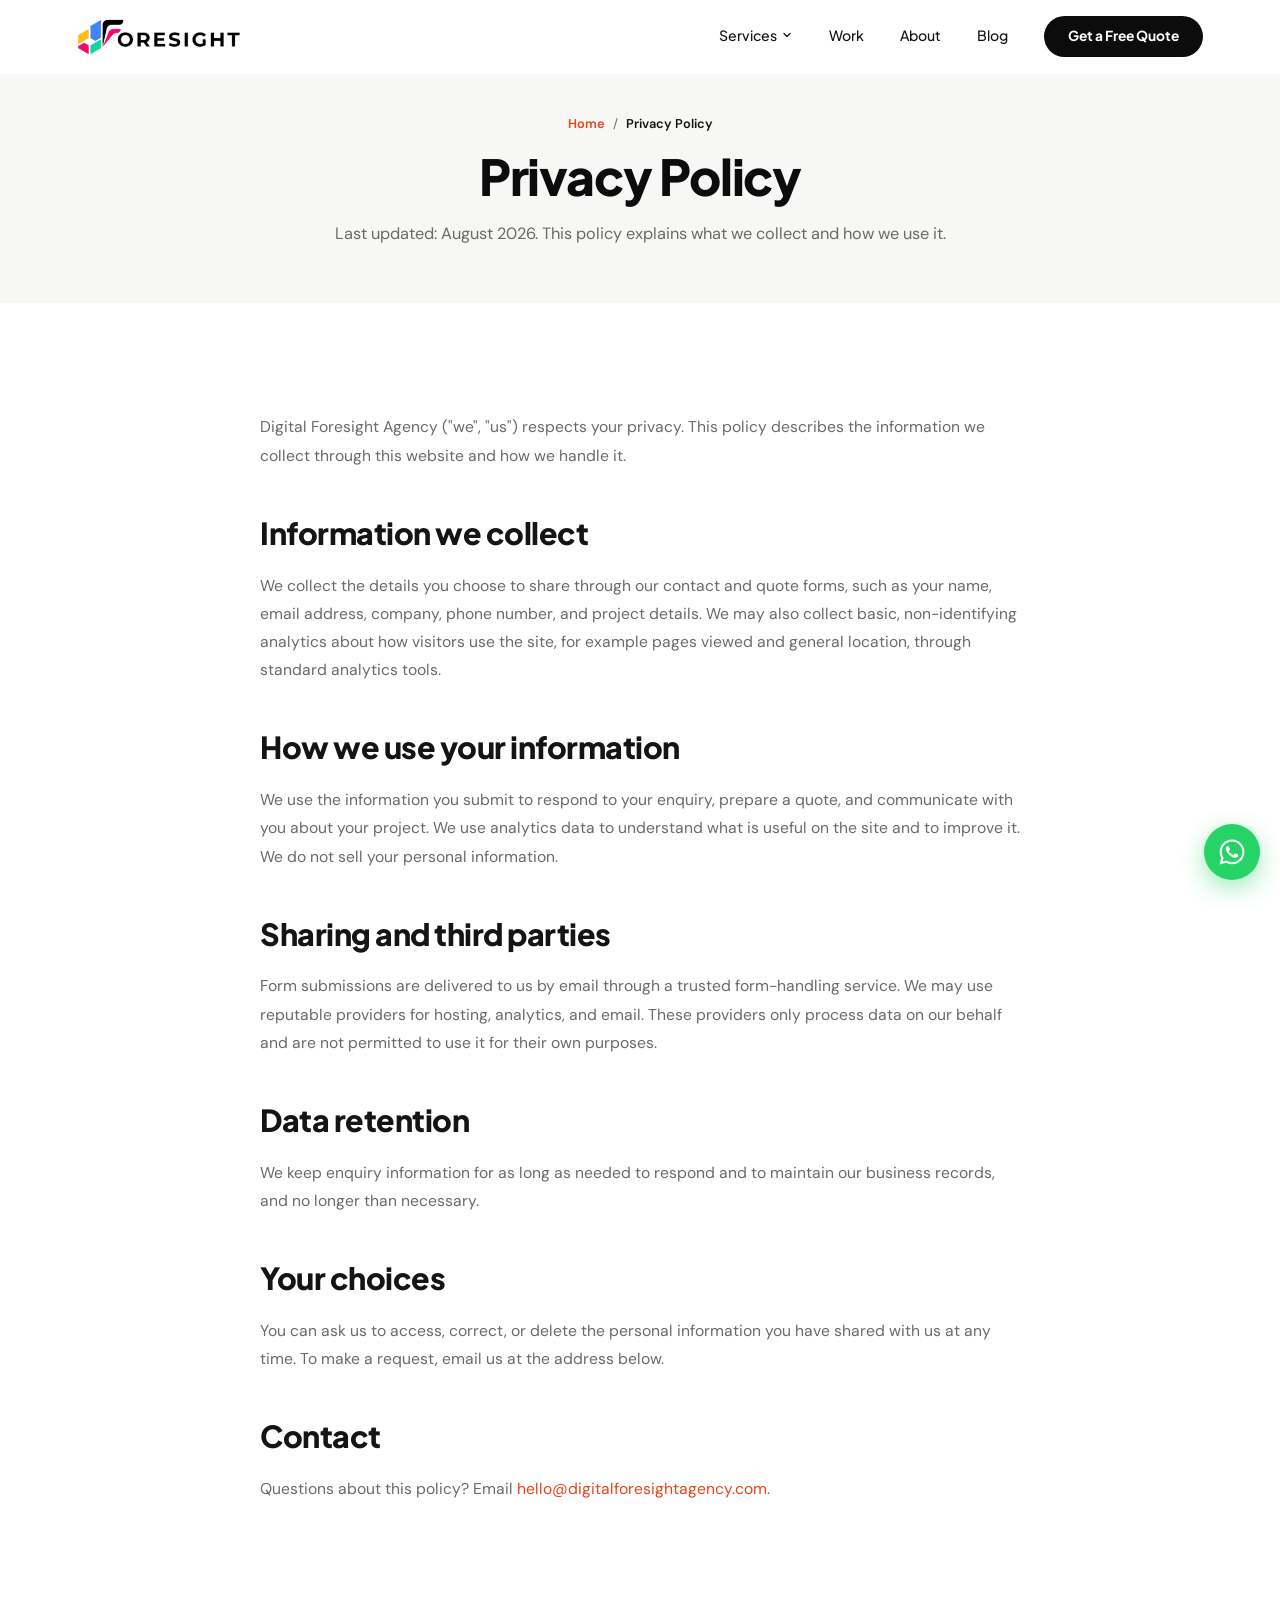
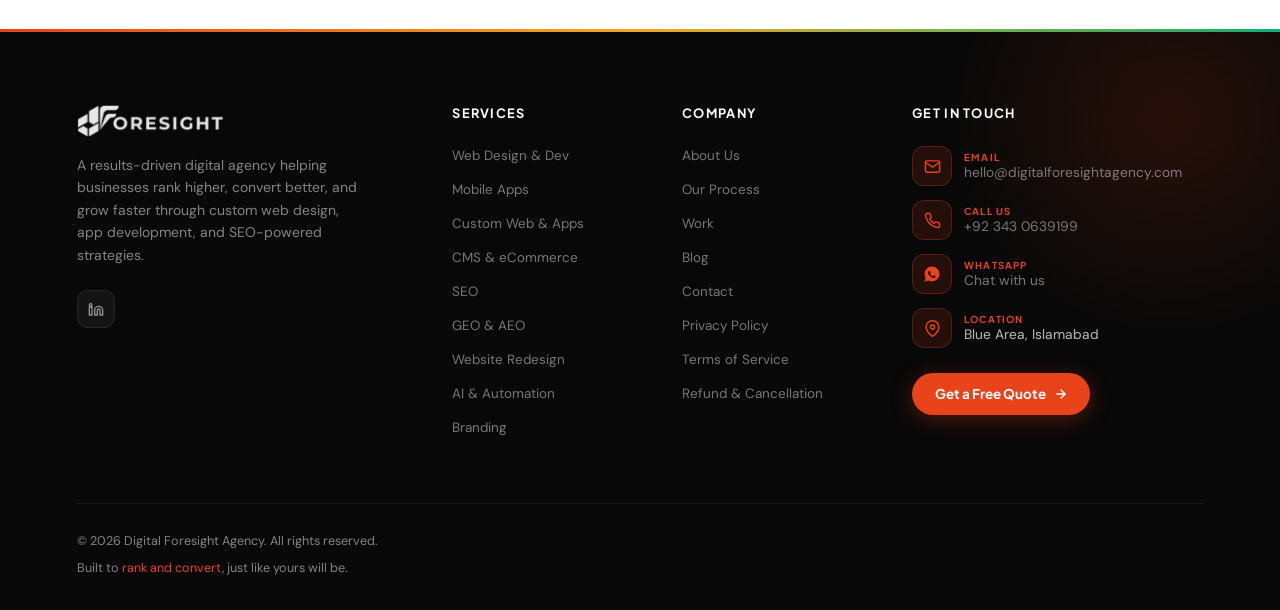
<file: privacy-policy/index.html>
<!DOCTYPE html>
<html lang="en">
<head>
  <meta charset="UTF-8" />
  <meta name="viewport" content="width=device-width, initial-scale=1.0" />
  <title>Privacy Policy | Digital Foresight Agency</title>
  <meta name="description" content="How Digital Foresight Agency collects, uses, and protects the information you share with us." />
  <link rel="canonical" href="https://www.digitalforesightagency.com/privacy-policy/" />
  <link rel="icon" href="/favicon.ico" sizes="any" />
  <link rel="apple-touch-icon" href="/public/images/apple-touch-icon.png" />
  <meta name="theme-color" content="#E8431A" />
  <link rel="preconnect" href="https://fonts.googleapis.com" />
  <link rel="preconnect" href="https://fonts.gstatic.com" crossorigin />
  <link rel="stylesheet" href="https://fonts.googleapis.com/css2?family=Plus+Jakarta+Sans:wght@500;600;700;800&family=DM+Sans:ital,wght@0,300;0,400;0,500;0,600;1,400&display=swap" />
  <link rel="stylesheet" href="/css/style.css?v=20260828b" />
</head>
<body>

  <!-- ==================== HEADER ==================== -->
  <header class="site-header" id="site-header">
    <a class="brand" href="/" aria-label="Digital Foresight Agency home">
      <img src="/public/logo.png" alt="Digital Foresight Agency" width="152" height="35" />
    </a>

    <nav class="nav-primary" aria-label="Primary">
      <ul class="nav-list">
        <li class="has-dropdown">
          <button class="nav-link" type="button" aria-expanded="false" aria-controls="services-menu" data-dropdown>
            Services
            <svg width="12" height="12" viewBox="0 0 24 24" fill="none" stroke="currentColor" stroke-width="2.5" stroke-linecap="round" stroke-linejoin="round" aria-hidden="true"><path d="M6 9l6 6 6-6"/></svg>
          </button>
          <div class="dropdown" id="services-menu">
            <a href="/#services" data-modal="website"><span class="dot"></span>Website Design &amp; Development</a>
            <a href="/#services" data-modal="mobile-app"><span class="dot"></span>Mobile App Development</a>
            <a href="/#services" data-modal="custom"><span class="dot"></span>Custom Web &amp; App Solutions</a>
            <a href="/#services" data-modal="cms"><span class="dot"></span>CMS &amp; eCommerce</a>
            <a href="/#services" data-modal="seo"><span class="dot"></span>Search Engine Optimization</a>
            <a href="/#services" data-modal="geo-aeo"><span class="dot"></span>GEO &amp; AEO (AI Search)</a>
            <a href="/#services" data-modal="redesign"><span class="dot"></span>Website Redesign &amp; CRO</a>
            <a href="/#services" data-modal="ai"><span class="dot"></span>AI Chatbots &amp; Automation</a>
            <a href="/#services" data-modal="branding"><span class="dot"></span>Graphic Design &amp; Branding</a>
          </div>
        </li>
        <li><a class="nav-link" href="/#work">Work</a></li>
        <li><a class="nav-link" href="/about/">About</a></li>
        <li><a class="nav-link" href="/blog/">Blog</a></li>
        <!-- Pricing hidden for now -->
        <li><a class="btn-dark" href="/#contact" style="padding:0.625rem 1.5rem;font-size:0.86rem;">Get a Free Quote</a></li>
      </ul>
    </nav>

    <button class="burger" type="button" aria-label="Open menu" aria-expanded="false" aria-controls="mobile-menu" id="burger">
      <span></span><span></span><span></span>
    </button>

    <div class="mobile-menu" id="mobile-menu" hidden>
      <p class="menu-label">Services</p>
      <a href="/#services" data-modal="website">Website Design &amp; Development</a>
      <a href="/#services" data-modal="mobile-app">Mobile App Development</a>
      <a href="/#services" data-modal="custom">Custom Web &amp; App Solutions</a>
      <a href="/#services" data-modal="cms">CMS &amp; eCommerce</a>
      <a href="/#services" data-modal="seo">Search Engine Optimization</a>
      <a href="/#services" data-modal="geo-aeo">GEO &amp; AEO (AI Search)</a>
      <a href="/#services" data-modal="redesign">Website Redesign &amp; CRO</a>
      <a href="/#services" data-modal="ai">AI Chatbots &amp; Automation</a>
      <a href="/#services" data-modal="branding">Graphic Design &amp; Branding</a>
      <hr />
      <a href="/#work">Work</a>
      <a href="/about/">About</a>
      <a href="/blog/">Blog</a>
      <!-- Pricing hidden for now -->
      <a class="btn-dark" href="/#contact">Get a Free Quote</a>
    </div>
  </header>

  <main>
    <section class="page-hero">
      <nav class="breadcrumb" aria-label="Breadcrumb"><a href="/">Home</a><span>/</span><span>Privacy Policy</span></nav>
      <h1>Privacy Policy</h1>
      <p>Last updated: August 2026. This policy explains what we collect and how we use it.</p>
    </section>

    <section class="section">
      <div class="prose">
        <!-- TODO Phase 2: have this reviewed and tailored by the business owner or legal counsel before launch. -->
        <p>Digital Foresight Agency ("we", "us") respects your privacy. This policy describes the information we collect through this website and how we handle it.</p>

        <h2>Information we collect</h2>
        <p>We collect the details you choose to share through our contact and quote forms, such as your name, email address, company, phone number, and project details. We may also collect basic, non-identifying analytics about how visitors use the site, for example pages viewed and general location, through standard analytics tools.</p>

        <h2>How we use your information</h2>
        <p>We use the information you submit to respond to your enquiry, prepare a quote, and communicate with you about your project. We use analytics data to understand what is useful on the site and to improve it. We do not sell your personal information.</p>

        <h2>Sharing and third parties</h2>
        <p>Form submissions are delivered to us by email through a trusted form-handling service. We may use reputable providers for hosting, analytics, and email. These providers only process data on our behalf and are not permitted to use it for their own purposes.</p>

        <h2>Data retention</h2>
        <p>We keep enquiry information for as long as needed to respond and to maintain our business records, and no longer than necessary.</p>

        <h2>Your choices</h2>
        <p>You can ask us to access, correct, or delete the personal information you have shared with us at any time. To make a request, email us at the address below.</p>

        <h2>Contact</h2>
        <p>Questions about this policy? Email <a href="mailto:hello@digitalforesightagency.com" style="color:var(--accent);">hello@digitalforesightagency.com</a>.</p>
      </div>
    </section>
  </main>

  <!-- ==================== FOOTER ==================== -->
  <footer class="site-footer">
    <div class="footer-glow" aria-hidden="true"></div>
    <h2 class="visually-hidden">Site footer</h2>
    <div class="footer-grid">
      <div class="footer-brand">
        <img src="/public/logo.png" alt="Digital Foresight Agency" width="136" height="31" />
        <p>A results-driven digital agency helping businesses rank higher, convert better, and grow faster through custom web design, app development, and SEO-powered strategies.</p>
        <div class="socials">
          <a href="https://www.linkedin.com/in/bilal-ateeq-x/" target="_blank" rel="noopener" aria-label="LinkedIn"><svg width="16" height="16" viewBox="0 0 24 24" fill="none" stroke="currentColor" stroke-width="2" stroke-linecap="round" stroke-linejoin="round" aria-hidden="true"><path d="M16 8a6 6 0 0 1 6 6v7h-4v-7a2 2 0 0 0-2-2 2 2 0 0 0-2 2v7h-4v-7a6 6 0 0 1 6-6zM2 9h4v12H2zM4 4a2 2 0 1 1 0 4 2 2 0 0 1 0-4z"/></svg></a>
        </div>
      </div>

      <div class="footer-col">
        <h3>Services</h3>
        <ul>
          <li><a href="/#services" data-modal="website">Web Design &amp; Dev</a></li>
          <li><a href="/#services" data-modal="mobile-app">Mobile Apps</a></li>
          <li><a href="/#services" data-modal="custom">Custom Web &amp; Apps</a></li>
          <li><a href="/#services" data-modal="cms">CMS &amp; eCommerce</a></li>
          <li><a href="/#services" data-modal="seo">SEO</a></li>
          <li><a href="/#services" data-modal="geo-aeo">GEO &amp; AEO</a></li>
          <li><a href="/#services" data-modal="redesign">Website Redesign</a></li>
          <li><a href="/#services" data-modal="ai">AI &amp; Automation</a></li>
          <li><a href="/#services" data-modal="branding">Branding</a></li>
        </ul>
      </div>

      <div class="footer-col">
        <h3>Company</h3>
        <ul>
          <li><a href="/about/">About Us</a></li>
          <li><a href="/about/#process">Our Process</a></li>
          <li><a href="/#work">Work</a></li>
          <li><a href="/blog/">Blog</a></li>
          <li><a href="/#contact">Contact</a></li>
          <li><a href="/privacy-policy/">Privacy Policy</a></li>
          <li><a href="/terms/">Terms of Service</a></li>
          <li><a href="/refund-policy/">Refund &amp; Cancellation</a></li>
        </ul>
      </div>

      <div class="footer-col footer-contact">
        <h3>Get in Touch</h3>
          <a class="fc-item" href="mailto:hello@digitalforesightagency.com">
            <span class="fc-ic"><svg width="17" height="17" viewBox="0 0 24 24" fill="none" stroke="currentColor" stroke-width="2" stroke-linecap="round" stroke-linejoin="round" aria-hidden="true"><path d="M4 4h16c1.1 0 2 .9 2 2v12c0 1.1-.9 2-2 2H4c-1.1 0-2-.9-2-2V6c0-1.1.9-2 2-2z"/><polyline points="22,6 12,13 2,6"/></svg></span>
            <span class="fc-text"><span class="fc-label">Email</span><span class="fc-val">hello@digitalforesightagency.com</span></span>
          </a>
          <a class="fc-item" href="tel:+923430639199">
            <span class="fc-ic"><svg width="17" height="17" viewBox="0 0 24 24" fill="none" stroke="currentColor" stroke-width="2" stroke-linecap="round" stroke-linejoin="round" aria-hidden="true"><path d="M22 16.92v3a2 2 0 0 1-2.18 2 19.79 19.79 0 0 1-8.63-3.07 19.5 19.5 0 0 1-6-6 19.79 19.79 0 0 1-3.07-8.67A2 2 0 0 1 4.11 2h3a2 2 0 0 1 2 1.72c.13.96.36 1.9.7 2.81a2 2 0 0 1-.45 2.11L8.09 9.91a16 16 0 0 0 6 6l1.27-1.27a2 2 0 0 1 2.11-.45c.9.34 1.85.57 2.81.7A2 2 0 0 1 22 16.92z"/></svg></span>
            <span class="fc-text"><span class="fc-label">Call us</span><span class="fc-val">+92 343 0639199</span></span>
          </a>
          <a class="fc-item" href="https://wa.me/923430639199" target="_blank" rel="noopener">
            <span class="fc-ic"><svg width="18" height="18" viewBox="0 0 24 24" fill="currentColor" aria-hidden="true"><path d="M12.04 2c-5.46 0-9.9 4.44-9.9 9.9 0 1.75.46 3.45 1.32 4.95L2 22l5.3-1.39a9.87 9.87 0 0 0 4.73 1.21h.01c5.46 0 9.9-4.44 9.9-9.9 0-2.64-1.03-5.13-2.9-7A9.82 9.82 0 0 0 12.04 2zm4.52 14.13c-.19.53-1.1 1.02-1.52 1.06-.4.04-.9.19-2.98-.62-2.52-.98-4.13-3.53-4.25-3.69-.12-.16-1.02-1.36-1.02-2.6 0-1.24.65-1.85.88-2.1.23-.25.5-.31.67-.31.17 0 .33 0 .48.01.15.01.36-.06.56.43.2.5.7 1.72.76 1.84.06.12.1.27.02.43-.08.16-.12.26-.24.4-.12.14-.25.31-.36.42-.12.12-.24.25-.1.49.14.24.62 1.02 1.33 1.65.91.81 1.68 1.06 1.92 1.18.24.12.38.1.52-.06.14-.16.6-.7.76-.94.16-.24.32-.2.54-.12.22.08 1.4.66 1.64.78.24.12.4.18.46.28.06.1.06.57-.13 1.1z"/></svg></span>
            <span class="fc-text"><span class="fc-label">WhatsApp</span><span class="fc-val">Chat with us</span></span>
          </a>
        <div class="fc-item fc-static">
          <span class="fc-ic"><svg width="17" height="17" viewBox="0 0 24 24" fill="none" stroke="currentColor" stroke-width="2" stroke-linecap="round" stroke-linejoin="round" aria-hidden="true"><path d="M21 10c0 7-9 13-9 13s-9-6-9-13a9 9 0 0 1 18 0z"/><circle cx="12" cy="10" r="3"/></svg></span>
          <span class="fc-text"><span class="fc-label">Location</span><span class="fc-val">Blue Area, Islamabad</span></span>
        </div>
        <a class="btn-primary footer-quote" href="/#contact">Get a Free Quote <svg width="14" height="14" viewBox="0 0 24 24" fill="none" stroke="currentColor" stroke-width="2.5" stroke-linecap="round" stroke-linejoin="round" aria-hidden="true"><path d="M5 12h14M12 5l7 7-7 7"/></svg></a>
      </div>
    </div>

    <div class="footer-bottom">
      <span>&copy; <span id="year">2026</span> Digital Foresight Agency. All rights reserved.</span>
      <span>Built to <a href="/#services">rank and convert</a>, just like yours will be.</span>
    </div>
  </footer>

  <script src="/js/nav.js" defer></script>
  <a class="wa-float" href="https://wa.me/923430639199" target="_blank" rel="noopener" aria-label="Chat with us on WhatsApp">
    <svg width="30" height="30" viewBox="0 0 24 24" fill="#fff" aria-hidden="true"><path d="M12.04 2c-5.46 0-9.9 4.44-9.9 9.9 0 1.75.46 3.45 1.32 4.95L2 22l5.3-1.39a9.87 9.87 0 0 0 4.73 1.21h.01c5.46 0 9.9-4.44 9.9-9.9 0-2.64-1.03-5.13-2.9-7A9.82 9.82 0 0 0 12.04 2zm0 18.13h-.01a8.2 8.2 0 0 1-4.18-1.15l-.3-.18-3.11.82.83-3.03-.2-.31a8.2 8.2 0 0 1-1.26-4.38c0-4.54 3.7-8.23 8.24-8.23 2.2 0 4.27.86 5.82 2.42a8.18 8.18 0 0 1 2.41 5.82c0 4.54-3.7 8.23-8.24 8.23zm4.52-6.16c-.25-.12-1.47-.72-1.69-.81-.23-.08-.39-.12-.56.13-.16.25-.64.81-.79.97-.14.17-.29.19-.54.06-.25-.12-1.05-.39-1.99-1.23-.74-.66-1.23-1.47-1.38-1.72-.14-.25-.02-.38.11-.51.11-.11.25-.29.37-.43.13-.14.17-.25.25-.41.08-.17.04-.31-.02-.43-.06-.12-.56-1.34-.76-1.84-.2-.48-.4-.42-.56-.43-.14-.01-.31-.01-.48-.01-.17 0-.43.06-.66.31-.23.25-.86.85-.86 2.07 0 1.22.89 2.4 1.01 2.57.12.17 1.75 2.67 4.23 3.74.59.26 1.05.41 1.41.52.59.19 1.13.16 1.56.1.48-.07 1.47-.6 1.68-1.18.21-.58.21-1.07.14-1.18-.06-.1-.22-.16-.47-.28z"/></svg>
  </a>
</body>
</html>
</file>
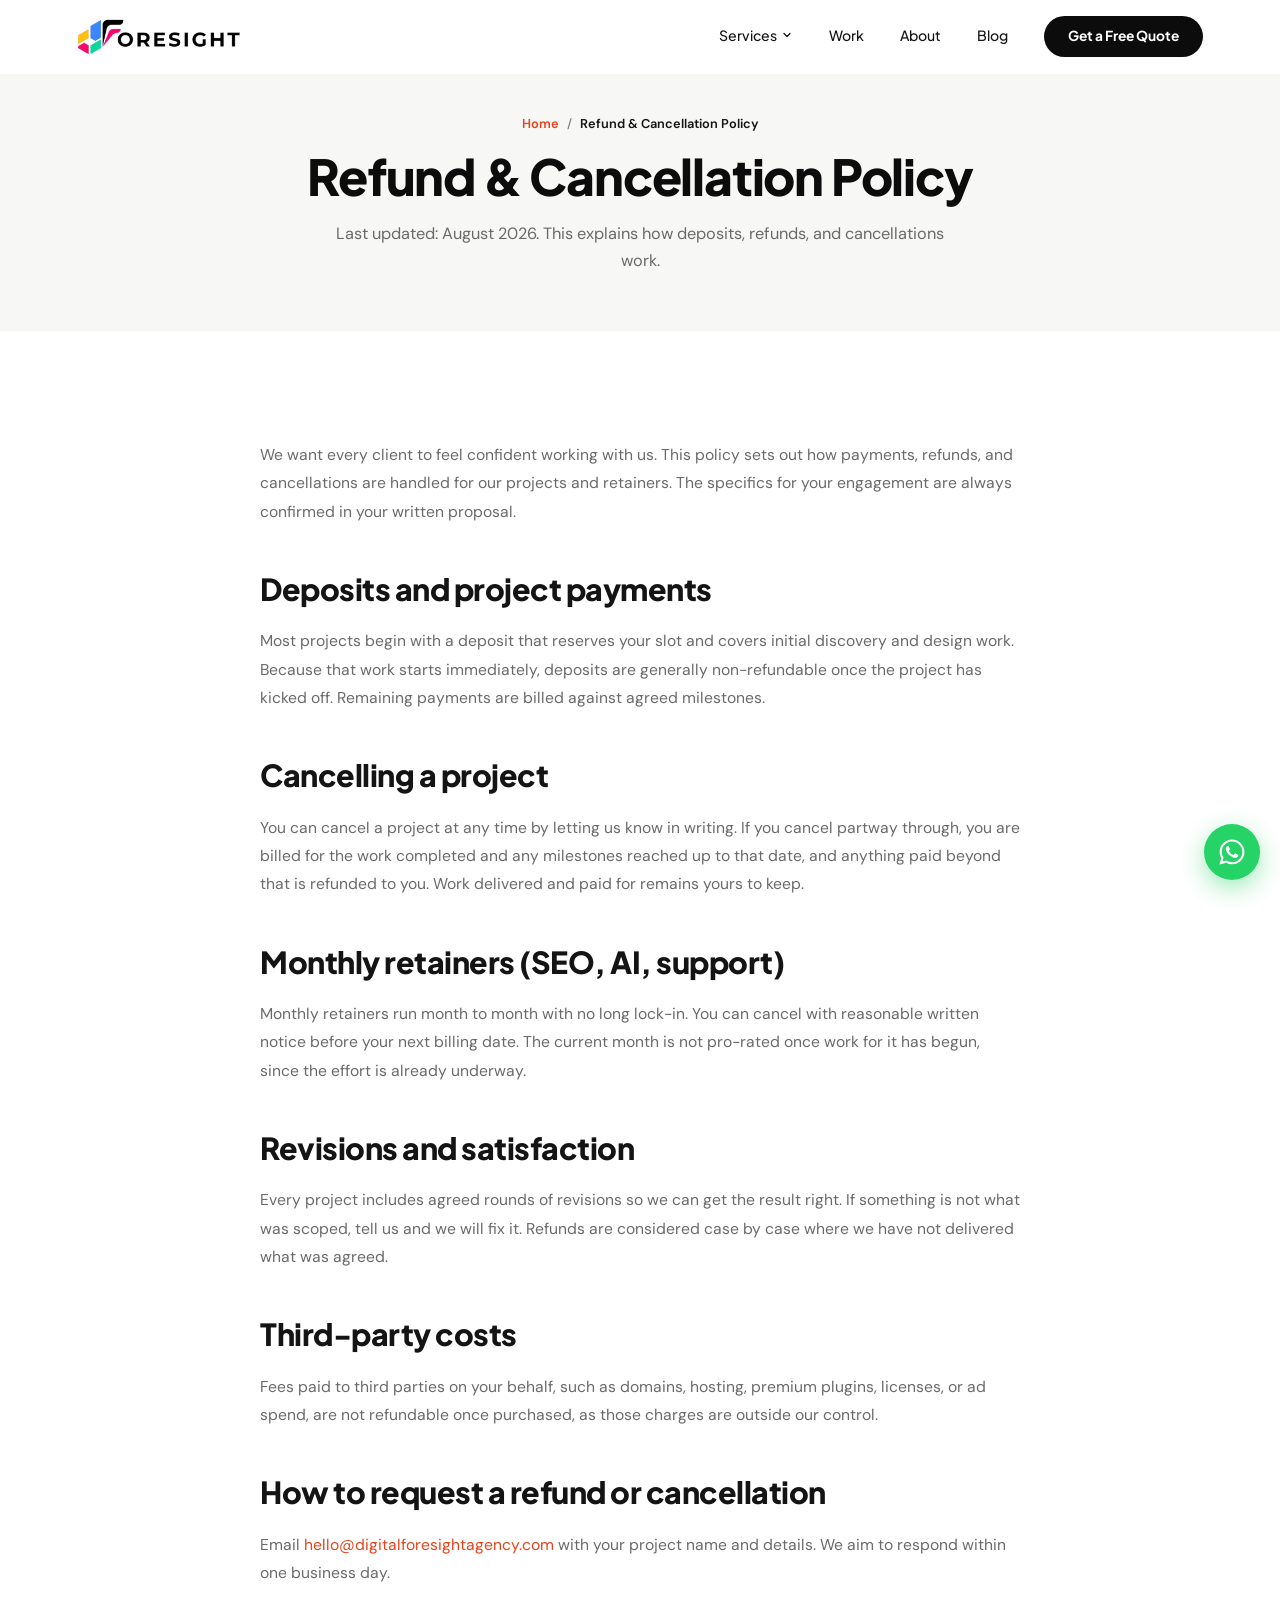
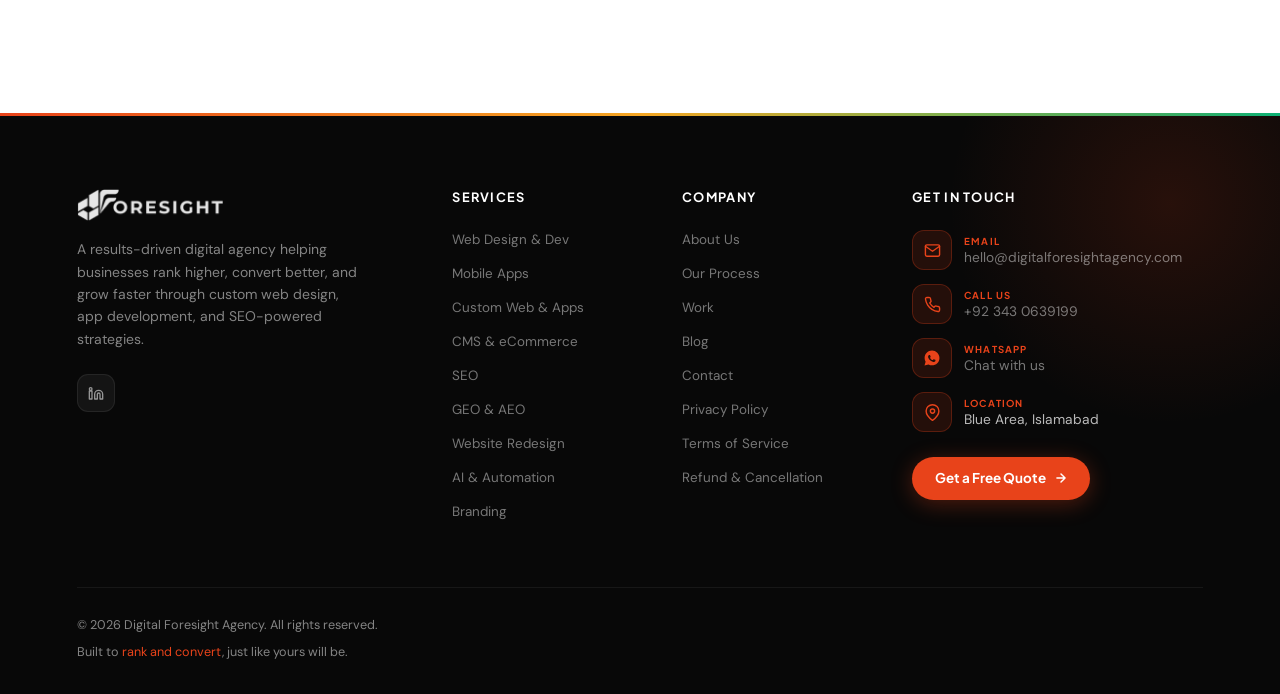
<file: refund-policy/index.html>
<!DOCTYPE html>
<html lang="en">
<head>
  <meta charset="UTF-8" />
  <meta name="viewport" content="width=device-width, initial-scale=1.0" />
  <title>Refund &amp; Cancellation Policy | Digital Foresight Agency</title>
  <meta name="description" content="How refunds, deposits, and cancellations work for Digital Foresight Agency projects and retainers." />
  <link rel="canonical" href="https://www.digitalforesightagency.com/refund-policy/" />
  <link rel="icon" href="/favicon.ico" sizes="any" />
  <link rel="apple-touch-icon" href="/public/images/apple-touch-icon.png" />
  <meta name="theme-color" content="#E8431A" />
  <link rel="preconnect" href="https://fonts.googleapis.com" />
  <link rel="preconnect" href="https://fonts.gstatic.com" crossorigin />
  <link rel="stylesheet" href="https://fonts.googleapis.com/css2?family=Plus+Jakarta+Sans:wght@500;600;700;800&family=DM+Sans:ital,wght@0,300;0,400;0,500;0,600;1,400&display=swap" />
  <link rel="stylesheet" href="/css/style.css?v=20260828b" />
</head>
<body>

  <!-- ==================== HEADER ==================== -->
  <header class="site-header" id="site-header">
    <a class="brand" href="/" aria-label="Digital Foresight Agency home">
      <img src="/public/logo.png" alt="Digital Foresight Agency" width="152" height="35" />
    </a>

    <nav class="nav-primary" aria-label="Primary">
      <ul class="nav-list">
        <li class="has-dropdown">
          <button class="nav-link" type="button" aria-expanded="false" aria-controls="services-menu" data-dropdown>
            Services
            <svg width="12" height="12" viewBox="0 0 24 24" fill="none" stroke="currentColor" stroke-width="2.5" stroke-linecap="round" stroke-linejoin="round" aria-hidden="true"><path d="M6 9l6 6 6-6"/></svg>
          </button>
          <div class="dropdown" id="services-menu">
            <a href="/#services" data-modal="website"><span class="dot"></span>Website Design &amp; Development</a>
            <a href="/#services" data-modal="mobile-app"><span class="dot"></span>Mobile App Development</a>
            <a href="/#services" data-modal="custom"><span class="dot"></span>Custom Web &amp; App Solutions</a>
            <a href="/#services" data-modal="cms"><span class="dot"></span>CMS &amp; eCommerce</a>
            <a href="/#services" data-modal="seo"><span class="dot"></span>Search Engine Optimization</a>
            <a href="/#services" data-modal="geo-aeo"><span class="dot"></span>GEO &amp; AEO (AI Search)</a>
            <a href="/#services" data-modal="redesign"><span class="dot"></span>Website Redesign &amp; CRO</a>
            <a href="/#services" data-modal="ai"><span class="dot"></span>AI Chatbots &amp; Automation</a>
            <a href="/#services" data-modal="branding"><span class="dot"></span>Graphic Design &amp; Branding</a>
          </div>
        </li>
        <li><a class="nav-link" href="/#work">Work</a></li>
        <li><a class="nav-link" href="/about/">About</a></li>
        <li><a class="nav-link" href="/blog/">Blog</a></li>
        <!-- Pricing hidden for now -->
        <li><a class="btn-dark" href="/#contact" style="padding:0.625rem 1.5rem;font-size:0.86rem;">Get a Free Quote</a></li>
      </ul>
    </nav>

    <button class="burger" type="button" aria-label="Open menu" aria-expanded="false" aria-controls="mobile-menu" id="burger">
      <span></span><span></span><span></span>
    </button>

    <div class="mobile-menu" id="mobile-menu" hidden>
      <p class="menu-label">Services</p>
      <a href="/#services" data-modal="website">Website Design &amp; Development</a>
      <a href="/#services" data-modal="mobile-app">Mobile App Development</a>
      <a href="/#services" data-modal="custom">Custom Web &amp; App Solutions</a>
      <a href="/#services" data-modal="cms">CMS &amp; eCommerce</a>
      <a href="/#services" data-modal="seo">Search Engine Optimization</a>
      <a href="/#services" data-modal="geo-aeo">GEO &amp; AEO (AI Search)</a>
      <a href="/#services" data-modal="redesign">Website Redesign &amp; CRO</a>
      <a href="/#services" data-modal="ai">AI Chatbots &amp; Automation</a>
      <a href="/#services" data-modal="branding">Graphic Design &amp; Branding</a>
      <hr />
      <a href="/#work">Work</a>
      <a href="/about/">About</a>
      <a href="/blog/">Blog</a>
      <!-- Pricing hidden for now -->
      <a class="btn-dark" href="/#contact">Get a Free Quote</a>
    </div>
  </header>

  <main>
    <section class="page-hero">
      <nav class="breadcrumb" aria-label="Breadcrumb"><a href="/">Home</a><span>/</span><span>Refund &amp; Cancellation Policy</span></nav>
      <h1>Refund &amp; Cancellation Policy</h1>
      <p>Last updated: August 2026. This explains how deposits, refunds, and cancellations work.</p>
    </section>

    <section class="section">
      <div class="prose">
        <!-- TODO Phase 2: confirm these terms match your actual contracts, and have them reviewed before launch. -->
        <p>We want every client to feel confident working with us. This policy sets out how payments, refunds, and cancellations are handled for our projects and retainers. The specifics for your engagement are always confirmed in your written proposal.</p>

        <h2>Deposits and project payments</h2>
        <p>Most projects begin with a deposit that reserves your slot and covers initial discovery and design work. Because that work starts immediately, deposits are generally non-refundable once the project has kicked off. Remaining payments are billed against agreed milestones.</p>

        <h2>Cancelling a project</h2>
        <p>You can cancel a project at any time by letting us know in writing. If you cancel partway through, you are billed for the work completed and any milestones reached up to that date, and anything paid beyond that is refunded to you. Work delivered and paid for remains yours to keep.</p>

        <h2>Monthly retainers (SEO, AI, support)</h2>
        <p>Monthly retainers run month to month with no long lock-in. You can cancel with reasonable written notice before your next billing date. The current month is not pro-rated once work for it has begun, since the effort is already underway.</p>

        <h2>Revisions and satisfaction</h2>
        <p>Every project includes agreed rounds of revisions so we can get the result right. If something is not what was scoped, tell us and we will fix it. Refunds are considered case by case where we have not delivered what was agreed.</p>

        <h2>Third-party costs</h2>
        <p>Fees paid to third parties on your behalf, such as domains, hosting, premium plugins, licenses, or ad spend, are not refundable once purchased, as those charges are outside our control.</p>

        <h2>How to request a refund or cancellation</h2>
        <p>Email <a href="mailto:hello@digitalforesightagency.com" style="color:var(--accent);">hello@digitalforesightagency.com</a> with your project name and details. We aim to respond within one business day.</p>
      </div>
    </section>
  </main>

  <!-- ==================== FOOTER ==================== -->
  <footer class="site-footer">
    <div class="footer-glow" aria-hidden="true"></div>
    <h2 class="visually-hidden">Site footer</h2>
    <div class="footer-grid">
      <div class="footer-brand">
        <img src="/public/logo.png" alt="Digital Foresight Agency" width="136" height="31" />
        <p>A results-driven digital agency helping businesses rank higher, convert better, and grow faster through custom web design, app development, and SEO-powered strategies.</p>
        <div class="socials">
          <a href="https://www.linkedin.com/in/bilal-ateeq-x/" target="_blank" rel="noopener" aria-label="LinkedIn"><svg width="16" height="16" viewBox="0 0 24 24" fill="none" stroke="currentColor" stroke-width="2" stroke-linecap="round" stroke-linejoin="round" aria-hidden="true"><path d="M16 8a6 6 0 0 1 6 6v7h-4v-7a2 2 0 0 0-2-2 2 2 0 0 0-2 2v7h-4v-7a6 6 0 0 1 6-6zM2 9h4v12H2zM4 4a2 2 0 1 1 0 4 2 2 0 0 1 0-4z"/></svg></a>
        </div>
      </div>

      <div class="footer-col">
        <h3>Services</h3>
        <ul>
          <li><a href="/#services" data-modal="website">Web Design &amp; Dev</a></li>
          <li><a href="/#services" data-modal="mobile-app">Mobile Apps</a></li>
          <li><a href="/#services" data-modal="custom">Custom Web &amp; Apps</a></li>
          <li><a href="/#services" data-modal="cms">CMS &amp; eCommerce</a></li>
          <li><a href="/#services" data-modal="seo">SEO</a></li>
          <li><a href="/#services" data-modal="geo-aeo">GEO &amp; AEO</a></li>
          <li><a href="/#services" data-modal="redesign">Website Redesign</a></li>
          <li><a href="/#services" data-modal="ai">AI &amp; Automation</a></li>
          <li><a href="/#services" data-modal="branding">Branding</a></li>
        </ul>
      </div>

      <div class="footer-col">
        <h3>Company</h3>
        <ul>
          <li><a href="/about/">About Us</a></li>
          <li><a href="/about/#process">Our Process</a></li>
          <li><a href="/#work">Work</a></li>
          <li><a href="/blog/">Blog</a></li>
          <li><a href="/#contact">Contact</a></li>
          <li><a href="/privacy-policy/">Privacy Policy</a></li>
          <li><a href="/terms/">Terms of Service</a></li>
          <li><a href="/refund-policy/">Refund &amp; Cancellation</a></li>
        </ul>
      </div>

      <div class="footer-col footer-contact">
        <h3>Get in Touch</h3>
          <a class="fc-item" href="mailto:hello@digitalforesightagency.com">
            <span class="fc-ic"><svg width="17" height="17" viewBox="0 0 24 24" fill="none" stroke="currentColor" stroke-width="2" stroke-linecap="round" stroke-linejoin="round" aria-hidden="true"><path d="M4 4h16c1.1 0 2 .9 2 2v12c0 1.1-.9 2-2 2H4c-1.1 0-2-.9-2-2V6c0-1.1.9-2 2-2z"/><polyline points="22,6 12,13 2,6"/></svg></span>
            <span class="fc-text"><span class="fc-label">Email</span><span class="fc-val">hello@digitalforesightagency.com</span></span>
          </a>
          <a class="fc-item" href="tel:+923430639199">
            <span class="fc-ic"><svg width="17" height="17" viewBox="0 0 24 24" fill="none" stroke="currentColor" stroke-width="2" stroke-linecap="round" stroke-linejoin="round" aria-hidden="true"><path d="M22 16.92v3a2 2 0 0 1-2.18 2 19.79 19.79 0 0 1-8.63-3.07 19.5 19.5 0 0 1-6-6 19.79 19.79 0 0 1-3.07-8.67A2 2 0 0 1 4.11 2h3a2 2 0 0 1 2 1.72c.13.96.36 1.9.7 2.81a2 2 0 0 1-.45 2.11L8.09 9.91a16 16 0 0 0 6 6l1.27-1.27a2 2 0 0 1 2.11-.45c.9.34 1.85.57 2.81.7A2 2 0 0 1 22 16.92z"/></svg></span>
            <span class="fc-text"><span class="fc-label">Call us</span><span class="fc-val">+92 343 0639199</span></span>
          </a>
          <a class="fc-item" href="https://wa.me/923430639199" target="_blank" rel="noopener">
            <span class="fc-ic"><svg width="18" height="18" viewBox="0 0 24 24" fill="currentColor" aria-hidden="true"><path d="M12.04 2c-5.46 0-9.9 4.44-9.9 9.9 0 1.75.46 3.45 1.32 4.95L2 22l5.3-1.39a9.87 9.87 0 0 0 4.73 1.21h.01c5.46 0 9.9-4.44 9.9-9.9 0-2.64-1.03-5.13-2.9-7A9.82 9.82 0 0 0 12.04 2zm4.52 14.13c-.19.53-1.1 1.02-1.52 1.06-.4.04-.9.19-2.98-.62-2.52-.98-4.13-3.53-4.25-3.69-.12-.16-1.02-1.36-1.02-2.6 0-1.24.65-1.85.88-2.1.23-.25.5-.31.67-.31.17 0 .33 0 .48.01.15.01.36-.06.56.43.2.5.7 1.72.76 1.84.06.12.1.27.02.43-.08.16-.12.26-.24.4-.12.14-.25.31-.36.42-.12.12-.24.25-.1.49.14.24.62 1.02 1.33 1.65.91.81 1.68 1.06 1.92 1.18.24.12.38.1.52-.06.14-.16.6-.7.76-.94.16-.24.32-.2.54-.12.22.08 1.4.66 1.64.78.24.12.4.18.46.28.06.1.06.57-.13 1.1z"/></svg></span>
            <span class="fc-text"><span class="fc-label">WhatsApp</span><span class="fc-val">Chat with us</span></span>
          </a>
        <div class="fc-item fc-static">
          <span class="fc-ic"><svg width="17" height="17" viewBox="0 0 24 24" fill="none" stroke="currentColor" stroke-width="2" stroke-linecap="round" stroke-linejoin="round" aria-hidden="true"><path d="M21 10c0 7-9 13-9 13s-9-6-9-13a9 9 0 0 1 18 0z"/><circle cx="12" cy="10" r="3"/></svg></span>
          <span class="fc-text"><span class="fc-label">Location</span><span class="fc-val">Blue Area, Islamabad</span></span>
        </div>
        <a class="btn-primary footer-quote" href="/#contact">Get a Free Quote <svg width="14" height="14" viewBox="0 0 24 24" fill="none" stroke="currentColor" stroke-width="2.5" stroke-linecap="round" stroke-linejoin="round" aria-hidden="true"><path d="M5 12h14M12 5l7 7-7 7"/></svg></a>
      </div>
    </div>

    <div class="footer-bottom">
      <span>&copy; <span id="year">2026</span> Digital Foresight Agency. All rights reserved.</span>
      <span>Built to <a href="/#services">rank and convert</a>, just like yours will be.</span>
    </div>
  </footer>

  <script src="/js/nav.js" defer></script>
  <a class="wa-float" href="https://wa.me/923430639199" target="_blank" rel="noopener" aria-label="Chat with us on WhatsApp">
    <svg width="30" height="30" viewBox="0 0 24 24" fill="#fff" aria-hidden="true"><path d="M12.04 2c-5.46 0-9.9 4.44-9.9 9.9 0 1.75.46 3.45 1.32 4.95L2 22l5.3-1.39a9.87 9.87 0 0 0 4.73 1.21h.01c5.46 0 9.9-4.44 9.9-9.9 0-2.64-1.03-5.13-2.9-7A9.82 9.82 0 0 0 12.04 2zm0 18.13h-.01a8.2 8.2 0 0 1-4.18-1.15l-.3-.18-3.11.82.83-3.03-.2-.31a8.2 8.2 0 0 1-1.26-4.38c0-4.54 3.7-8.23 8.24-8.23 2.2 0 4.27.86 5.82 2.42a8.18 8.18 0 0 1 2.41 5.82c0 4.54-3.7 8.23-8.24 8.23zm4.52-6.16c-.25-.12-1.47-.72-1.69-.81-.23-.08-.39-.12-.56.13-.16.25-.64.81-.79.97-.14.17-.29.19-.54.06-.25-.12-1.05-.39-1.99-1.23-.74-.66-1.23-1.47-1.38-1.72-.14-.25-.02-.38.11-.51.11-.11.25-.29.37-.43.13-.14.17-.25.25-.41.08-.17.04-.31-.02-.43-.06-.12-.56-1.34-.76-1.84-.2-.48-.4-.42-.56-.43-.14-.01-.31-.01-.48-.01-.17 0-.43.06-.66.31-.23.25-.86.85-.86 2.07 0 1.22.89 2.4 1.01 2.57.12.17 1.75 2.67 4.23 3.74.59.26 1.05.41 1.41.52.59.19 1.13.16 1.56.1.48-.07 1.47-.6 1.68-1.18.21-.58.21-1.07.14-1.18-.06-.1-.22-.16-.47-.28z"/></svg>
  </a>
</body>
</html>
</file>
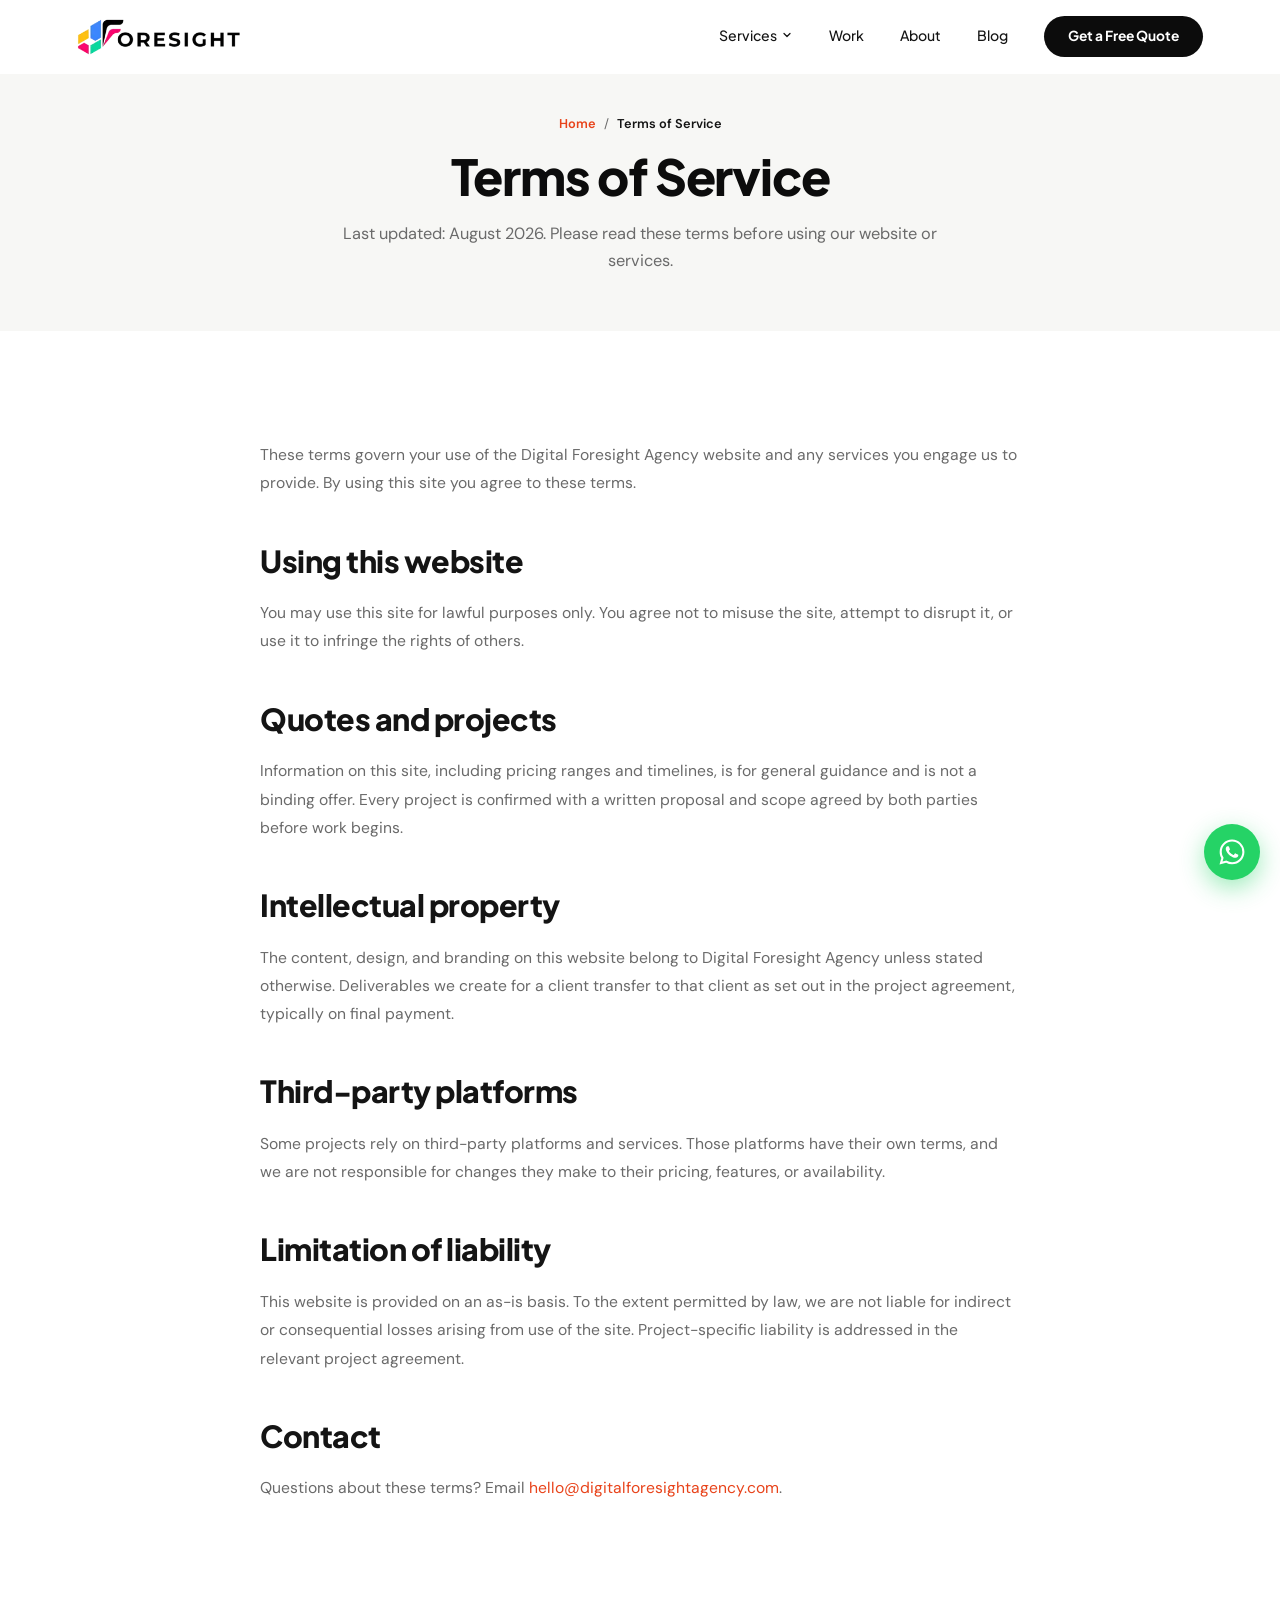
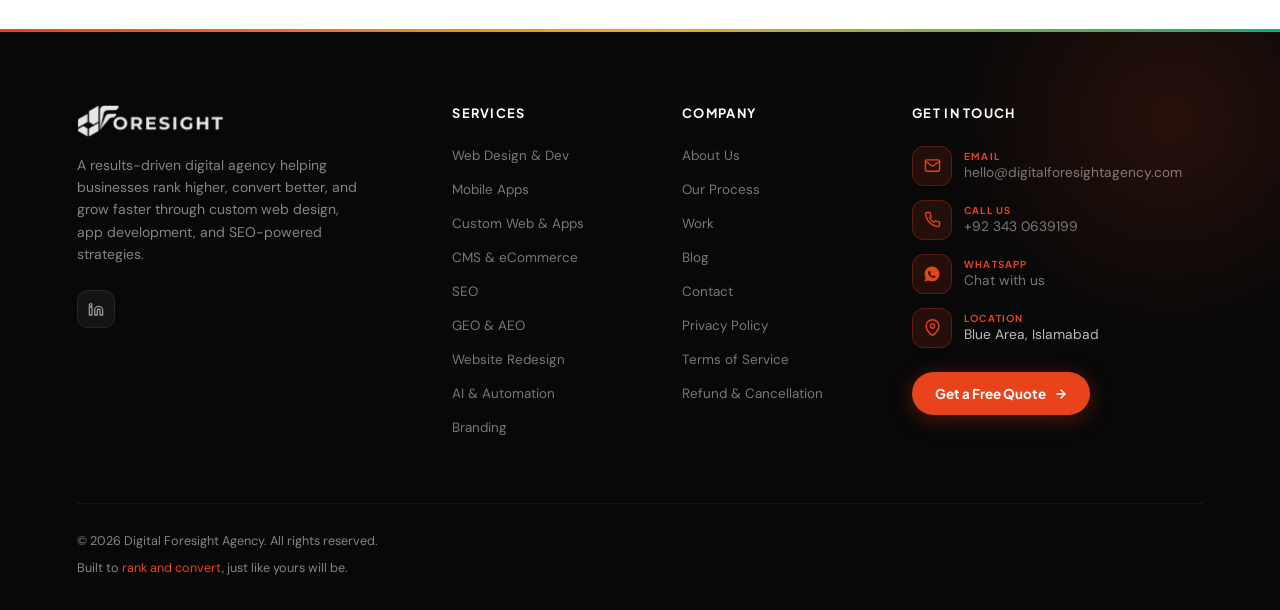
<file: terms/index.html>
<!DOCTYPE html>
<html lang="en">
<head>
  <meta charset="UTF-8" />
  <meta name="viewport" content="width=device-width, initial-scale=1.0" />
  <title>Terms of Service | Digital Foresight Agency</title>
  <meta name="description" content="The terms that apply when you use the Digital Foresight Agency website and services." />
  <link rel="canonical" href="https://www.digitalforesightagency.com/terms/" />
  <link rel="icon" href="/favicon.ico" sizes="any" />
  <link rel="apple-touch-icon" href="/public/images/apple-touch-icon.png" />
  <meta name="theme-color" content="#E8431A" />
  <link rel="preconnect" href="https://fonts.googleapis.com" />
  <link rel="preconnect" href="https://fonts.gstatic.com" crossorigin />
  <link rel="stylesheet" href="https://fonts.googleapis.com/css2?family=Plus+Jakarta+Sans:wght@500;600;700;800&family=DM+Sans:ital,wght@0,300;0,400;0,500;0,600;1,400&display=swap" />
  <link rel="stylesheet" href="/css/style.css?v=20260828b" />
</head>
<body>

  <!-- ==================== HEADER ==================== -->
  <header class="site-header" id="site-header">
    <a class="brand" href="/" aria-label="Digital Foresight Agency home">
      <img src="/public/logo.png" alt="Digital Foresight Agency" width="152" height="35" />
    </a>

    <nav class="nav-primary" aria-label="Primary">
      <ul class="nav-list">
        <li class="has-dropdown">
          <button class="nav-link" type="button" aria-expanded="false" aria-controls="services-menu" data-dropdown>
            Services
            <svg width="12" height="12" viewBox="0 0 24 24" fill="none" stroke="currentColor" stroke-width="2.5" stroke-linecap="round" stroke-linejoin="round" aria-hidden="true"><path d="M6 9l6 6 6-6"/></svg>
          </button>
          <div class="dropdown" id="services-menu">
            <a href="/#services" data-modal="website"><span class="dot"></span>Website Design &amp; Development</a>
            <a href="/#services" data-modal="mobile-app"><span class="dot"></span>Mobile App Development</a>
            <a href="/#services" data-modal="custom"><span class="dot"></span>Custom Web &amp; App Solutions</a>
            <a href="/#services" data-modal="cms"><span class="dot"></span>CMS &amp; eCommerce</a>
            <a href="/#services" data-modal="seo"><span class="dot"></span>Search Engine Optimization</a>
            <a href="/#services" data-modal="geo-aeo"><span class="dot"></span>GEO &amp; AEO (AI Search)</a>
            <a href="/#services" data-modal="redesign"><span class="dot"></span>Website Redesign &amp; CRO</a>
            <a href="/#services" data-modal="ai"><span class="dot"></span>AI Chatbots &amp; Automation</a>
            <a href="/#services" data-modal="branding"><span class="dot"></span>Graphic Design &amp; Branding</a>
          </div>
        </li>
        <li><a class="nav-link" href="/#work">Work</a></li>
        <li><a class="nav-link" href="/about/">About</a></li>
        <li><a class="nav-link" href="/blog/">Blog</a></li>
        <!-- Pricing hidden for now -->
        <li><a class="btn-dark" href="/#contact" style="padding:0.625rem 1.5rem;font-size:0.86rem;">Get a Free Quote</a></li>
      </ul>
    </nav>

    <button class="burger" type="button" aria-label="Open menu" aria-expanded="false" aria-controls="mobile-menu" id="burger">
      <span></span><span></span><span></span>
    </button>

    <div class="mobile-menu" id="mobile-menu" hidden>
      <p class="menu-label">Services</p>
      <a href="/#services" data-modal="website">Website Design &amp; Development</a>
      <a href="/#services" data-modal="mobile-app">Mobile App Development</a>
      <a href="/#services" data-modal="custom">Custom Web &amp; App Solutions</a>
      <a href="/#services" data-modal="cms">CMS &amp; eCommerce</a>
      <a href="/#services" data-modal="seo">Search Engine Optimization</a>
      <a href="/#services" data-modal="geo-aeo">GEO &amp; AEO (AI Search)</a>
      <a href="/#services" data-modal="redesign">Website Redesign &amp; CRO</a>
      <a href="/#services" data-modal="ai">AI Chatbots &amp; Automation</a>
      <a href="/#services" data-modal="branding">Graphic Design &amp; Branding</a>
      <hr />
      <a href="/#work">Work</a>
      <a href="/about/">About</a>
      <a href="/blog/">Blog</a>
      <!-- Pricing hidden for now -->
      <a class="btn-dark" href="/#contact">Get a Free Quote</a>
    </div>
  </header>

  <main>
    <section class="page-hero">
      <nav class="breadcrumb" aria-label="Breadcrumb"><a href="/">Home</a><span>/</span><span>Terms of Service</span></nav>
      <h1>Terms of Service</h1>
      <p>Last updated: August 2026. Please read these terms before using our website or services.</p>
    </section>

    <section class="section">
      <div class="prose">
        <!-- TODO Phase 2: have this reviewed and tailored by the business owner or legal counsel before launch. -->
        <p>These terms govern your use of the Digital Foresight Agency website and any services you engage us to provide. By using this site you agree to these terms.</p>

        <h2>Using this website</h2>
        <p>You may use this site for lawful purposes only. You agree not to misuse the site, attempt to disrupt it, or use it to infringe the rights of others.</p>

        <h2>Quotes and projects</h2>
        <p>Information on this site, including pricing ranges and timelines, is for general guidance and is not a binding offer. Every project is confirmed with a written proposal and scope agreed by both parties before work begins.</p>

        <h2>Intellectual property</h2>
        <p>The content, design, and branding on this website belong to Digital Foresight Agency unless stated otherwise. Deliverables we create for a client transfer to that client as set out in the project agreement, typically on final payment.</p>

        <h2>Third-party platforms</h2>
        <p>Some projects rely on third-party platforms and services. Those platforms have their own terms, and we are not responsible for changes they make to their pricing, features, or availability.</p>

        <h2>Limitation of liability</h2>
        <p>This website is provided on an as-is basis. To the extent permitted by law, we are not liable for indirect or consequential losses arising from use of the site. Project-specific liability is addressed in the relevant project agreement.</p>

        <h2>Contact</h2>
        <p>Questions about these terms? Email <a href="mailto:hello@digitalforesightagency.com" style="color:var(--accent);">hello@digitalforesightagency.com</a>.</p>
      </div>
    </section>
  </main>

  <!-- ==================== FOOTER ==================== -->
  <footer class="site-footer">
    <div class="footer-glow" aria-hidden="true"></div>
    <h2 class="visually-hidden">Site footer</h2>
    <div class="footer-grid">
      <div class="footer-brand">
        <img src="/public/logo.png" alt="Digital Foresight Agency" width="136" height="31" />
        <p>A results-driven digital agency helping businesses rank higher, convert better, and grow faster through custom web design, app development, and SEO-powered strategies.</p>
        <div class="socials">
          <a href="https://www.linkedin.com/in/bilal-ateeq-x/" target="_blank" rel="noopener" aria-label="LinkedIn"><svg width="16" height="16" viewBox="0 0 24 24" fill="none" stroke="currentColor" stroke-width="2" stroke-linecap="round" stroke-linejoin="round" aria-hidden="true"><path d="M16 8a6 6 0 0 1 6 6v7h-4v-7a2 2 0 0 0-2-2 2 2 0 0 0-2 2v7h-4v-7a6 6 0 0 1 6-6zM2 9h4v12H2zM4 4a2 2 0 1 1 0 4 2 2 0 0 1 0-4z"/></svg></a>
        </div>
      </div>

      <div class="footer-col">
        <h3>Services</h3>
        <ul>
          <li><a href="/#services" data-modal="website">Web Design &amp; Dev</a></li>
          <li><a href="/#services" data-modal="mobile-app">Mobile Apps</a></li>
          <li><a href="/#services" data-modal="custom">Custom Web &amp; Apps</a></li>
          <li><a href="/#services" data-modal="cms">CMS &amp; eCommerce</a></li>
          <li><a href="/#services" data-modal="seo">SEO</a></li>
          <li><a href="/#services" data-modal="geo-aeo">GEO &amp; AEO</a></li>
          <li><a href="/#services" data-modal="redesign">Website Redesign</a></li>
          <li><a href="/#services" data-modal="ai">AI &amp; Automation</a></li>
          <li><a href="/#services" data-modal="branding">Branding</a></li>
        </ul>
      </div>

      <div class="footer-col">
        <h3>Company</h3>
        <ul>
          <li><a href="/about/">About Us</a></li>
          <li><a href="/about/#process">Our Process</a></li>
          <li><a href="/#work">Work</a></li>
          <li><a href="/blog/">Blog</a></li>
          <li><a href="/#contact">Contact</a></li>
          <li><a href="/privacy-policy/">Privacy Policy</a></li>
          <li><a href="/terms/">Terms of Service</a></li>
          <li><a href="/refund-policy/">Refund &amp; Cancellation</a></li>
        </ul>
      </div>

      <div class="footer-col footer-contact">
        <h3>Get in Touch</h3>
          <a class="fc-item" href="mailto:hello@digitalforesightagency.com">
            <span class="fc-ic"><svg width="17" height="17" viewBox="0 0 24 24" fill="none" stroke="currentColor" stroke-width="2" stroke-linecap="round" stroke-linejoin="round" aria-hidden="true"><path d="M4 4h16c1.1 0 2 .9 2 2v12c0 1.1-.9 2-2 2H4c-1.1 0-2-.9-2-2V6c0-1.1.9-2 2-2z"/><polyline points="22,6 12,13 2,6"/></svg></span>
            <span class="fc-text"><span class="fc-label">Email</span><span class="fc-val">hello@digitalforesightagency.com</span></span>
          </a>
          <a class="fc-item" href="tel:+923430639199">
            <span class="fc-ic"><svg width="17" height="17" viewBox="0 0 24 24" fill="none" stroke="currentColor" stroke-width="2" stroke-linecap="round" stroke-linejoin="round" aria-hidden="true"><path d="M22 16.92v3a2 2 0 0 1-2.18 2 19.79 19.79 0 0 1-8.63-3.07 19.5 19.5 0 0 1-6-6 19.79 19.79 0 0 1-3.07-8.67A2 2 0 0 1 4.11 2h3a2 2 0 0 1 2 1.72c.13.96.36 1.9.7 2.81a2 2 0 0 1-.45 2.11L8.09 9.91a16 16 0 0 0 6 6l1.27-1.27a2 2 0 0 1 2.11-.45c.9.34 1.85.57 2.81.7A2 2 0 0 1 22 16.92z"/></svg></span>
            <span class="fc-text"><span class="fc-label">Call us</span><span class="fc-val">+92 343 0639199</span></span>
          </a>
          <a class="fc-item" href="https://wa.me/923430639199" target="_blank" rel="noopener">
            <span class="fc-ic"><svg width="18" height="18" viewBox="0 0 24 24" fill="currentColor" aria-hidden="true"><path d="M12.04 2c-5.46 0-9.9 4.44-9.9 9.9 0 1.75.46 3.45 1.32 4.95L2 22l5.3-1.39a9.87 9.87 0 0 0 4.73 1.21h.01c5.46 0 9.9-4.44 9.9-9.9 0-2.64-1.03-5.13-2.9-7A9.82 9.82 0 0 0 12.04 2zm4.52 14.13c-.19.53-1.1 1.02-1.52 1.06-.4.04-.9.19-2.98-.62-2.52-.98-4.13-3.53-4.25-3.69-.12-.16-1.02-1.36-1.02-2.6 0-1.24.65-1.85.88-2.1.23-.25.5-.31.67-.31.17 0 .33 0 .48.01.15.01.36-.06.56.43.2.5.7 1.72.76 1.84.06.12.1.27.02.43-.08.16-.12.26-.24.4-.12.14-.25.31-.36.42-.12.12-.24.25-.1.49.14.24.62 1.02 1.33 1.65.91.81 1.68 1.06 1.92 1.18.24.12.38.1.52-.06.14-.16.6-.7.76-.94.16-.24.32-.2.54-.12.22.08 1.4.66 1.64.78.24.12.4.18.46.28.06.1.06.57-.13 1.1z"/></svg></span>
            <span class="fc-text"><span class="fc-label">WhatsApp</span><span class="fc-val">Chat with us</span></span>
          </a>
        <div class="fc-item fc-static">
          <span class="fc-ic"><svg width="17" height="17" viewBox="0 0 24 24" fill="none" stroke="currentColor" stroke-width="2" stroke-linecap="round" stroke-linejoin="round" aria-hidden="true"><path d="M21 10c0 7-9 13-9 13s-9-6-9-13a9 9 0 0 1 18 0z"/><circle cx="12" cy="10" r="3"/></svg></span>
          <span class="fc-text"><span class="fc-label">Location</span><span class="fc-val">Blue Area, Islamabad</span></span>
        </div>
        <a class="btn-primary footer-quote" href="/#contact">Get a Free Quote <svg width="14" height="14" viewBox="0 0 24 24" fill="none" stroke="currentColor" stroke-width="2.5" stroke-linecap="round" stroke-linejoin="round" aria-hidden="true"><path d="M5 12h14M12 5l7 7-7 7"/></svg></a>
      </div>
    </div>

    <div class="footer-bottom">
      <span>&copy; <span id="year">2026</span> Digital Foresight Agency. All rights reserved.</span>
      <span>Built to <a href="/#services">rank and convert</a>, just like yours will be.</span>
    </div>
  </footer>

  <script src="/js/nav.js" defer></script>
  <a class="wa-float" href="https://wa.me/923430639199" target="_blank" rel="noopener" aria-label="Chat with us on WhatsApp">
    <svg width="30" height="30" viewBox="0 0 24 24" fill="#fff" aria-hidden="true"><path d="M12.04 2c-5.46 0-9.9 4.44-9.9 9.9 0 1.75.46 3.45 1.32 4.95L2 22l5.3-1.39a9.87 9.87 0 0 0 4.73 1.21h.01c5.46 0 9.9-4.44 9.9-9.9 0-2.64-1.03-5.13-2.9-7A9.82 9.82 0 0 0 12.04 2zm0 18.13h-.01a8.2 8.2 0 0 1-4.18-1.15l-.3-.18-3.11.82.83-3.03-.2-.31a8.2 8.2 0 0 1-1.26-4.38c0-4.54 3.7-8.23 8.24-8.23 2.2 0 4.27.86 5.82 2.42a8.18 8.18 0 0 1 2.41 5.82c0 4.54-3.7 8.23-8.24 8.23zm4.52-6.16c-.25-.12-1.47-.72-1.69-.81-.23-.08-.39-.12-.56.13-.16.25-.64.81-.79.97-.14.17-.29.19-.54.06-.25-.12-1.05-.39-1.99-1.23-.74-.66-1.23-1.47-1.38-1.72-.14-.25-.02-.38.11-.51.11-.11.25-.29.37-.43.13-.14.17-.25.25-.41.08-.17.04-.31-.02-.43-.06-.12-.56-1.34-.76-1.84-.2-.48-.4-.42-.56-.43-.14-.01-.31-.01-.48-.01-.17 0-.43.06-.66.31-.23.25-.86.85-.86 2.07 0 1.22.89 2.4 1.01 2.57.12.17 1.75 2.67 4.23 3.74.59.26 1.05.41 1.41.52.59.19 1.13.16 1.56.1.48-.07 1.47-.6 1.68-1.18.21-.58.21-1.07.14-1.18-.06-.1-.22-.16-.47-.28z"/></svg>
  </a>
</body>
</html>
</file>
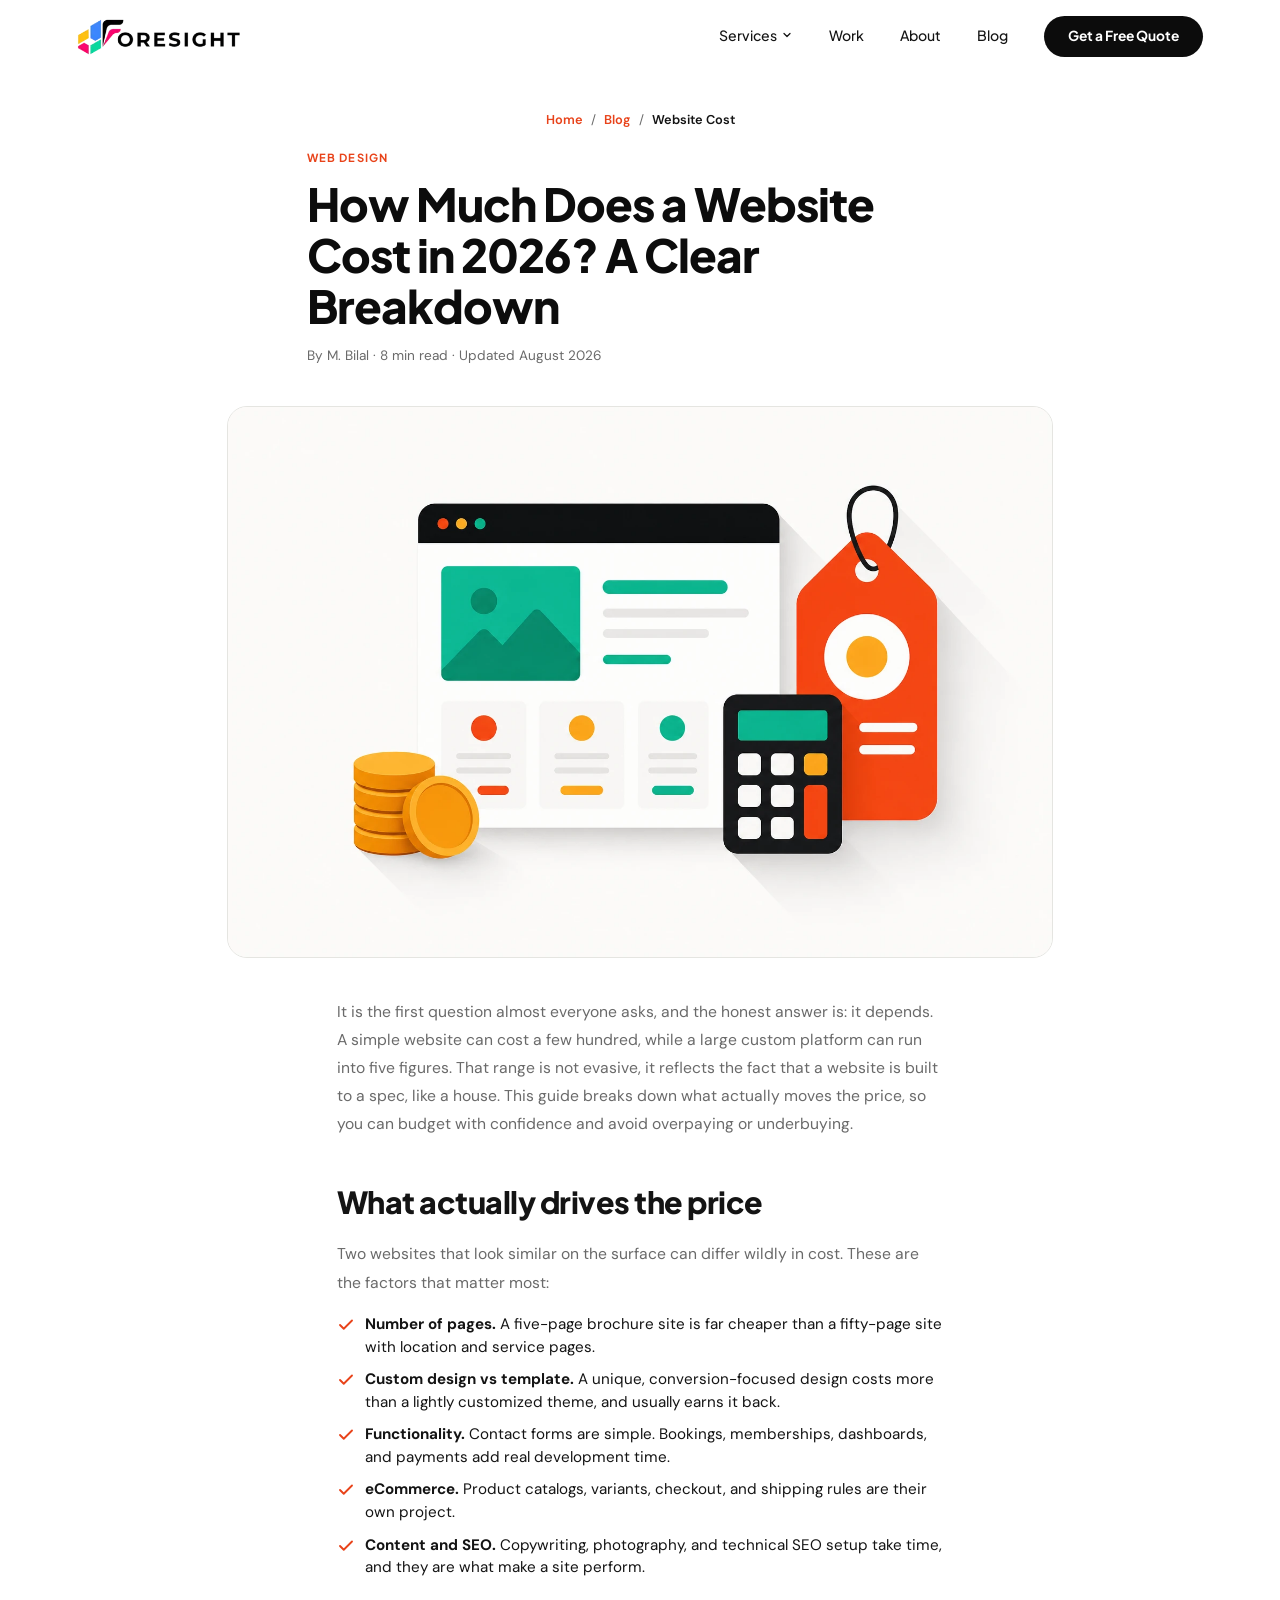
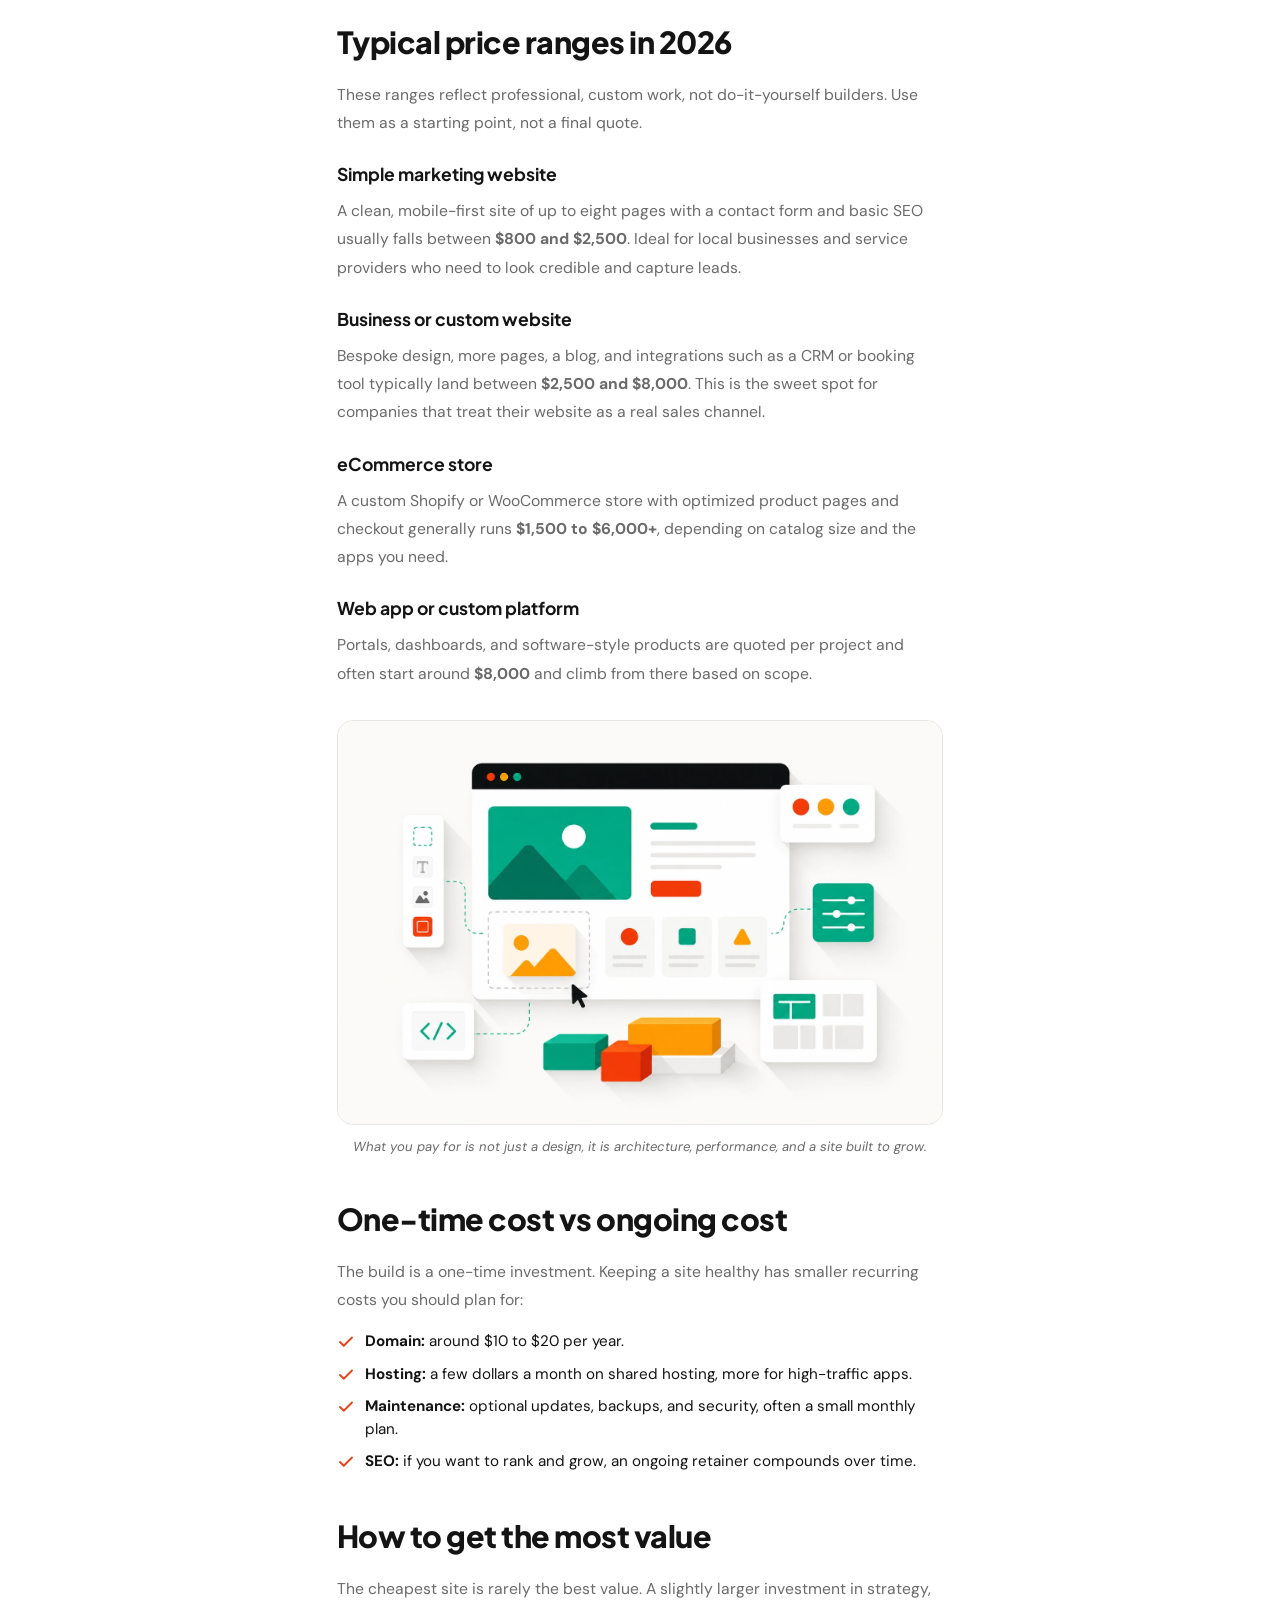
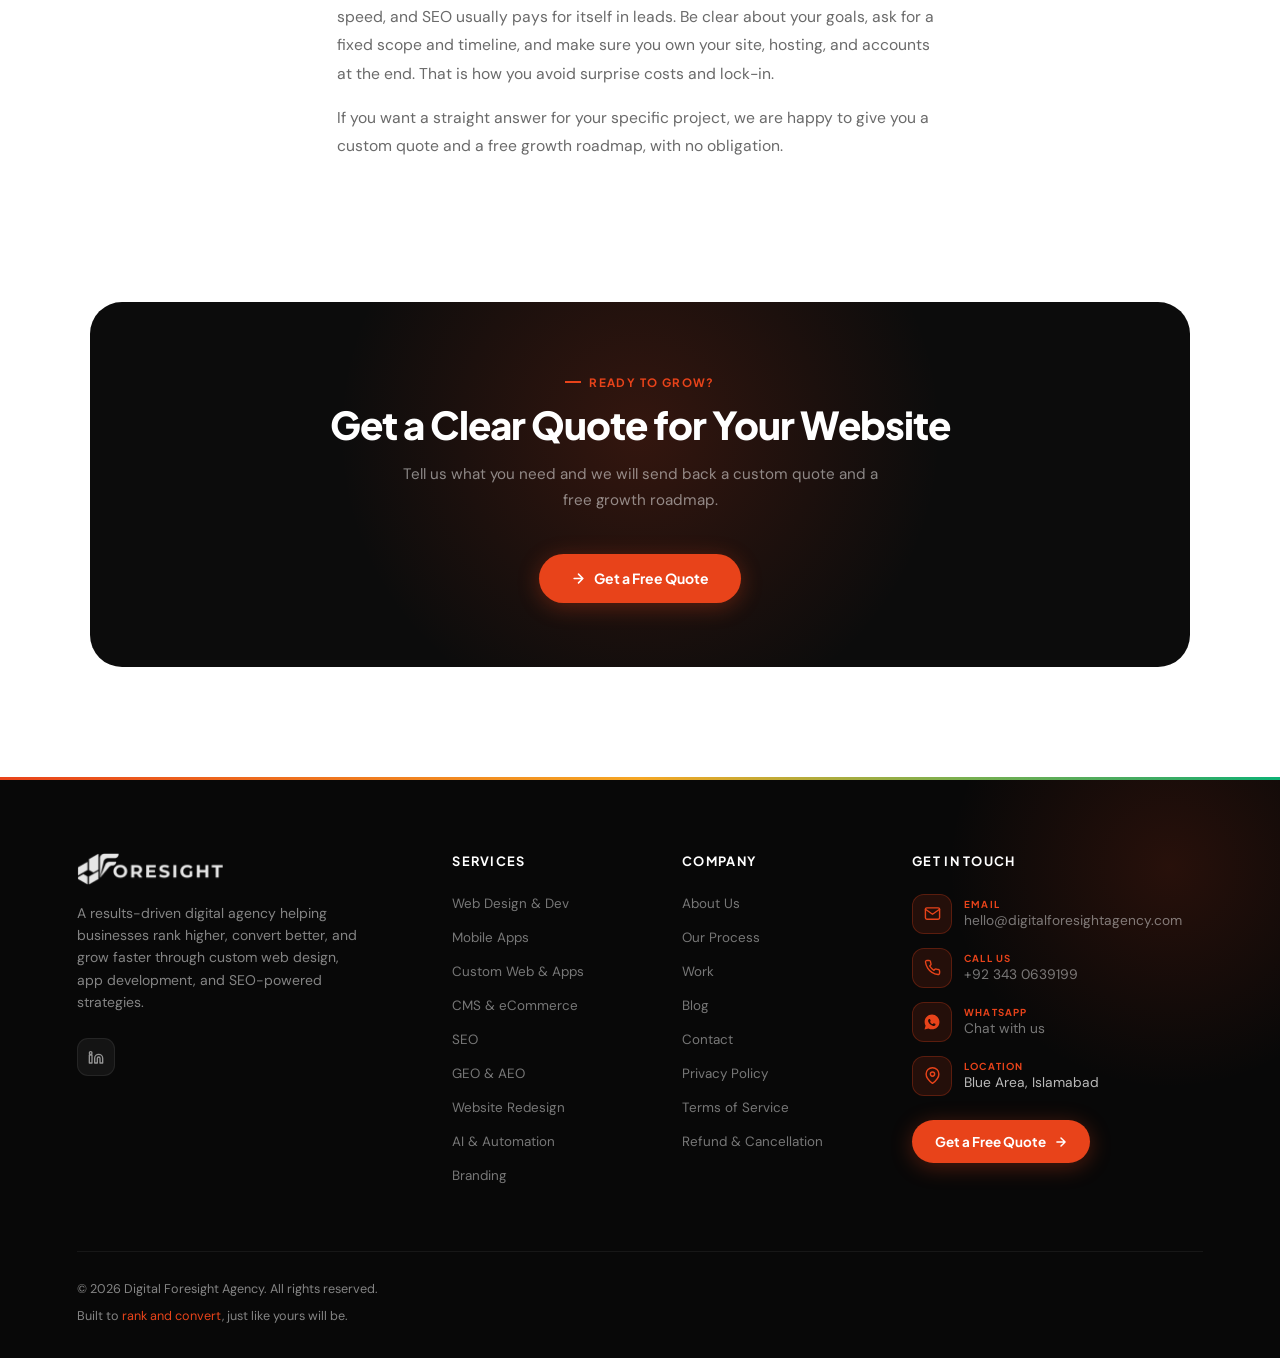
<file: blog/how-much-does-a-website-cost/index.html>
<!DOCTYPE html>
<html lang="en">
<head>
  <meta charset="UTF-8" />
  <meta name="viewport" content="width=device-width, initial-scale=1.0" />

  <title>How Much Does a Website Cost in 2026? A Clear Breakdown</title>
  <meta name="description" content="Website costs range from a few hundred to tens of thousands. Learn what drives the price and see honest 2026 ranges for marketing sites, custom builds, stores, and apps." />
  <link rel="canonical" href="https://www.digitalforesightagency.com/blog/how-much-does-a-website-cost/" />

  <meta property="og:type" content="article" />
  <meta property="og:url" content="https://www.digitalforesightagency.com/blog/how-much-does-a-website-cost/" />
  <meta property="og:site_name" content="Digital Foresight Agency" />
  <meta property="og:title" content="How Much Does a Website Cost in 2026? A Clear Breakdown" />
  <meta property="og:description" content="What actually drives website pricing, and honest 2026 ranges by project type." />
  <meta property="og:image" content="https://www.digitalforesightagency.com/public/images/blog-website-cost.webp" />

  <link rel="icon" href="/favicon.ico" sizes="any" />
  <link rel="apple-touch-icon" href="/public/images/apple-touch-icon.png" />
  <meta name="theme-color" content="#E8431A" />
  <link rel="preconnect" href="https://fonts.googleapis.com" />
  <link rel="preconnect" href="https://fonts.gstatic.com" crossorigin />
  <link rel="stylesheet" href="https://fonts.googleapis.com/css2?family=Plus+Jakarta+Sans:wght@500;600;700;800&family=DM+Sans:ital,wght@0,300;0,400;0,500;0,600;1,400&display=swap" />
  <link rel="stylesheet" href="/css/style.css?v=20260828b" />

  <script type="application/ld+json">
  {
    "@context": "https://schema.org",
    "@type": "BlogPosting",
    "headline": "How Much Does a Website Cost in 2026? A Clear Breakdown",
    "description": "What actually drives website pricing, and honest 2026 ranges for marketing sites, custom builds, online stores, and web apps.",
    "image": "https://www.digitalforesightagency.com/public/images/blog-website-cost.webp",
    "datePublished": "2026-08-14",
    "dateModified": "2026-08-14",
    "author": { "@type": "Person", "name": "M. Bilal", "url": "https://www.digitalforesightagency.com/about/" },
    "publisher": { "@type": "Organization", "name": "Digital Foresight Agency", "logo": { "@type": "ImageObject", "url": "https://www.digitalforesightagency.com/public/logo.png" } },
    "mainEntityOfPage": "https://www.digitalforesightagency.com/blog/how-much-does-a-website-cost/"
  }
  </script>
  <script type="application/ld+json">
  {
    "@context": "https://schema.org",
    "@type": "BreadcrumbList",
    "itemListElement": [
      { "@type": "ListItem", "position": 1, "name": "Home", "item": "https://www.digitalforesightagency.com/" },
      { "@type": "ListItem", "position": 2, "name": "Blog", "item": "https://www.digitalforesightagency.com/blog/" },
      { "@type": "ListItem", "position": 3, "name": "How Much Does a Website Cost", "item": "https://www.digitalforesightagency.com/blog/how-much-does-a-website-cost/" }
    ]
  }
  </script>
</head>
<body>

<header class="site-header" id="site-header">
    <a class="brand" href="/" aria-label="Digital Foresight Agency home">
      <img src="/public/logo.png" alt="Digital Foresight Agency" width="152" height="35" />
    </a>

    <nav class="nav-primary" aria-label="Primary">
      <ul class="nav-list">
        <li class="has-dropdown">
          <button class="nav-link" type="button" aria-expanded="false" aria-controls="services-menu" data-dropdown>
            Services
            <svg width="12" height="12" viewBox="0 0 24 24" fill="none" stroke="currentColor" stroke-width="2.5" stroke-linecap="round" stroke-linejoin="round" aria-hidden="true"><path d="M6 9l6 6 6-6"/></svg>
          </button>
          <div class="dropdown" id="services-menu">
            <a href="/#services" data-modal="website"><span class="dot"></span>Website Design &amp; Development</a>
            <a href="/#services" data-modal="mobile-app"><span class="dot"></span>Mobile App Development</a>
            <a href="/#services" data-modal="custom"><span class="dot"></span>Custom Web &amp; App Solutions</a>
            <a href="/#services" data-modal="cms"><span class="dot"></span>CMS &amp; eCommerce</a>
            <a href="/#services" data-modal="seo"><span class="dot"></span>Search Engine Optimization</a>
            <a href="/#services" data-modal="geo-aeo"><span class="dot"></span>GEO &amp; AEO (AI Search)</a>
            <a href="/#services" data-modal="redesign"><span class="dot"></span>Website Redesign &amp; CRO</a>
            <a href="/#services" data-modal="ai"><span class="dot"></span>AI Chatbots &amp; Automation</a>
            <a href="/#services" data-modal="branding"><span class="dot"></span>Graphic Design &amp; Branding</a>
          </div>
        </li>
        <li><a class="nav-link" href="/#work">Work</a></li>
        <li><a class="nav-link" href="/about/">About</a></li>
        <li><a class="nav-link" href="/blog/">Blog</a></li>
        <!-- Pricing hidden for now -->
        <li><a class="btn-dark" href="/#contact" style="padding:0.625rem 1.5rem;font-size:0.86rem;">Get a Free Quote</a></li>
      </ul>
    </nav>

    <button class="burger" type="button" aria-label="Open menu" aria-expanded="false" aria-controls="mobile-menu" id="burger">
      <span></span><span></span><span></span>
    </button>

    <div class="mobile-menu" id="mobile-menu" hidden>
      <p class="menu-label">Services</p>
      <a href="/#services" data-modal="website">Website Design &amp; Development</a>
      <a href="/#services" data-modal="mobile-app">Mobile App Development</a>
      <a href="/#services" data-modal="custom">Custom Web &amp; App Solutions</a>
      <a href="/#services" data-modal="cms">CMS &amp; eCommerce</a>
      <a href="/#services" data-modal="seo">Search Engine Optimization</a>
      <a href="/#services" data-modal="geo-aeo">GEO &amp; AEO (AI Search)</a>
      <a href="/#services" data-modal="redesign">Website Redesign &amp; CRO</a>
      <a href="/#services" data-modal="ai">AI Chatbots &amp; Automation</a>
      <a href="/#services" data-modal="branding">Graphic Design &amp; Branding</a>
      <hr />
      <a href="/#work">Work</a>
      <a href="/about/">About</a>
      <a href="/blog/">Blog</a>
      <!-- Pricing hidden for now -->
      <a class="btn-dark" href="/#contact">Get a Free Quote</a>
    </div>
  </header>

  <main>
    <article class="post">
      <header class="post-hero">
        <nav class="breadcrumb" aria-label="Breadcrumb"><a href="/">Home</a><span>/</span><a href="/blog/">Blog</a><span>/</span><span>Website Cost</span></nav>
        <span class="post-cat">Web Design</span>
        <h1>How Much Does a Website Cost in 2026? A Clear Breakdown</h1>
        <div class="post-meta">By M. Bilal &middot; 8 min read &middot; Updated August 2026</div>
      </header>

      <figure class="post-featured">
        <img src="/public/images/blog-website-cost.webp" width="1536" height="1024" fetchpriority="high" decoding="async" alt="Illustration of website pricing with a browser window, price tag, coins, and a calculator" />
      </figure>

      <div class="prose">
        <p>It is the first question almost everyone asks, and the honest answer is: it depends. A simple website can cost a few hundred, while a large custom platform can run into five figures. That range is not evasive, it reflects the fact that a website is built to a spec, like a house. This guide breaks down what actually moves the price, so you can budget with confidence and avoid overpaying or underbuying.</p>

        <h2>What actually drives the price</h2>
        <p>Two websites that look similar on the surface can differ wildly in cost. These are the factors that matter most:</p>
        <ul>
          <li><svg width="18" height="18" viewBox="0 0 24 24" fill="none" stroke="#E8431A" stroke-width="2.5" stroke-linecap="round" stroke-linejoin="round"><polyline points="20 6 9 17 4 12"/></svg><span><strong>Number of pages.</strong> A five-page brochure site is far cheaper than a fifty-page site with location and service pages.</span></li>
          <li><svg width="18" height="18" viewBox="0 0 24 24" fill="none" stroke="#E8431A" stroke-width="2.5" stroke-linecap="round" stroke-linejoin="round"><polyline points="20 6 9 17 4 12"/></svg><span><strong>Custom design vs template.</strong> A unique, conversion-focused design costs more than a lightly customized theme, and usually earns it back.</span></li>
          <li><svg width="18" height="18" viewBox="0 0 24 24" fill="none" stroke="#E8431A" stroke-width="2.5" stroke-linecap="round" stroke-linejoin="round"><polyline points="20 6 9 17 4 12"/></svg><span><strong>Functionality.</strong> Contact forms are simple. Bookings, memberships, dashboards, and payments add real development time.</span></li>
          <li><svg width="18" height="18" viewBox="0 0 24 24" fill="none" stroke="#E8431A" stroke-width="2.5" stroke-linecap="round" stroke-linejoin="round"><polyline points="20 6 9 17 4 12"/></svg><span><strong>eCommerce.</strong> Product catalogs, variants, checkout, and shipping rules are their own project.</span></li>
          <li><svg width="18" height="18" viewBox="0 0 24 24" fill="none" stroke="#E8431A" stroke-width="2.5" stroke-linecap="round" stroke-linejoin="round"><polyline points="20 6 9 17 4 12"/></svg><span><strong>Content and SEO.</strong> Copywriting, photography, and technical SEO setup take time, and they are what make a site perform.</span></li>
        </ul>

        <h2>Typical price ranges in 2026</h2>
        <p>These ranges reflect professional, custom work, not do-it-yourself builders. Use them as a starting point, not a final quote.</p>

        <h3>Simple marketing website</h3>
        <p>A clean, mobile-first site of up to eight pages with a contact form and basic SEO usually falls between <strong>$800 and $2,500</strong>. Ideal for local businesses and service providers who need to look credible and capture leads.</p>

        <h3>Business or custom website</h3>
        <p>Bespoke design, more pages, a blog, and integrations such as a CRM or booking tool typically land between <strong>$2,500 and $8,000</strong>. This is the sweet spot for companies that treat their website as a real sales channel.</p>

        <h3>eCommerce store</h3>
        <p>A custom Shopify or WooCommerce store with optimized product pages and checkout generally runs <strong>$1,500 to $6,000+</strong>, depending on catalog size and the apps you need.</p>

        <h3>Web app or custom platform</h3>
        <p>Portals, dashboards, and software-style products are quoted per project and often start around <strong>$8,000</strong> and climb from there based on scope.</p>

        <figure class="post-figure">
          <img src="/public/images/work-website-build.webp" width="1536" height="1024" loading="lazy" decoding="async" alt="Illustration of a custom website being assembled from UI components" />
          <figcaption>What you pay for is not just a design, it is architecture, performance, and a site built to grow.</figcaption>
        </figure>

        <h2>One-time cost vs ongoing cost</h2>
        <p>The build is a one-time investment. Keeping a site healthy has smaller recurring costs you should plan for:</p>
        <ul>
          <li><svg width="18" height="18" viewBox="0 0 24 24" fill="none" stroke="#E8431A" stroke-width="2.5" stroke-linecap="round" stroke-linejoin="round"><polyline points="20 6 9 17 4 12"/></svg><span><strong>Domain:</strong> around $10 to $20 per year.</span></li>
          <li><svg width="18" height="18" viewBox="0 0 24 24" fill="none" stroke="#E8431A" stroke-width="2.5" stroke-linecap="round" stroke-linejoin="round"><polyline points="20 6 9 17 4 12"/></svg><span><strong>Hosting:</strong> a few dollars a month on shared hosting, more for high-traffic apps.</span></li>
          <li><svg width="18" height="18" viewBox="0 0 24 24" fill="none" stroke="#E8431A" stroke-width="2.5" stroke-linecap="round" stroke-linejoin="round"><polyline points="20 6 9 17 4 12"/></svg><span><strong>Maintenance:</strong> optional updates, backups, and security, often a small monthly plan.</span></li>
          <li><svg width="18" height="18" viewBox="0 0 24 24" fill="none" stroke="#E8431A" stroke-width="2.5" stroke-linecap="round" stroke-linejoin="round"><polyline points="20 6 9 17 4 12"/></svg><span><strong>SEO:</strong> if you want to rank and grow, an ongoing retainer compounds over time.</span></li>
        </ul>

        <h2>How to get the most value</h2>
        <p>The cheapest site is rarely the best value. A slightly larger investment in strategy, speed, and SEO usually pays for itself in leads. Be clear about your goals, ask for a fixed scope and timeline, and make sure you own your site, hosting, and accounts at the end. That is how you avoid surprise costs and lock-in.</p>
        <p>If you want a straight answer for your specific project, we are happy to give you a custom quote and a free growth roadmap, with no obligation.</p>
      </div>
    </article>

    <section class="section cta-section">
      <div class="cta-panel">
        <div class="glow" aria-hidden="true"></div>
        <div class="cta-inner" style="position:relative;z-index:2;text-align:center;">
          <span class="section-tag center" style="color:var(--accent);">Ready to Grow?</span>
          <h2 class="section-title on-dark" style="max-width:620px;margin:0 auto 1rem;">Get a Clear Quote for Your Website</h2>
          <p class="section-desc" style="max-width:500px;margin:0 auto 2.5rem;color:rgba(255,255,255,0.5);">Tell us what you need and we will send back a custom quote and a free growth roadmap.</p>
          <a class="btn-primary" href="/#contact"><svg width="15" height="15" viewBox="0 0 24 24" fill="none" stroke="currentColor" stroke-width="2.5" stroke-linecap="round" stroke-linejoin="round" aria-hidden="true"><path d="M5 12h14M12 5l7 7-7 7"/></svg>Get a Free Quote</a>
        </div>
      </div>
    </section>
  </main>

<footer class="site-footer">
    <div class="footer-glow" aria-hidden="true"></div>
    <h2 class="visually-hidden">Site footer</h2>
    <div class="footer-grid">
      <div class="footer-brand">
        <img src="/public/logo.png" alt="Digital Foresight Agency" width="136" height="31" />
        <p>A results-driven digital agency helping businesses rank higher, convert better, and grow faster through custom web design, app development, and SEO-powered strategies.</p>
        <div class="socials">
          <a href="https://www.linkedin.com/in/bilal-ateeq-x/" target="_blank" rel="noopener" aria-label="LinkedIn"><svg width="16" height="16" viewBox="0 0 24 24" fill="none" stroke="currentColor" stroke-width="2" stroke-linecap="round" stroke-linejoin="round" aria-hidden="true"><path d="M16 8a6 6 0 0 1 6 6v7h-4v-7a2 2 0 0 0-2-2 2 2 0 0 0-2 2v7h-4v-7a6 6 0 0 1 6-6zM2 9h4v12H2zM4 4a2 2 0 1 1 0 4 2 2 0 0 1 0-4z"/></svg></a>
        </div>
      </div>

      <div class="footer-col">
        <h3>Services</h3>
        <ul>
          <li><a href="/#services" data-modal="website">Web Design &amp; Dev</a></li>
          <li><a href="/#services" data-modal="mobile-app">Mobile Apps</a></li>
          <li><a href="/#services" data-modal="custom">Custom Web &amp; Apps</a></li>
          <li><a href="/#services" data-modal="cms">CMS &amp; eCommerce</a></li>
          <li><a href="/#services" data-modal="seo">SEO</a></li>
          <li><a href="/#services" data-modal="geo-aeo">GEO &amp; AEO</a></li>
          <li><a href="/#services" data-modal="redesign">Website Redesign</a></li>
          <li><a href="/#services" data-modal="ai">AI &amp; Automation</a></li>
          <li><a href="/#services" data-modal="branding">Branding</a></li>
        </ul>
      </div>

      <div class="footer-col">
        <h3>Company</h3>
        <ul>
          <li><a href="/about/">About Us</a></li>
          <li><a href="/about/#process">Our Process</a></li>
          <li><a href="/#work">Work</a></li>
          <li><a href="/blog/">Blog</a></li>
          <li><a href="/#contact">Contact</a></li>
          <li><a href="/privacy-policy/">Privacy Policy</a></li>
          <li><a href="/terms/">Terms of Service</a></li>
          <li><a href="/refund-policy/">Refund &amp; Cancellation</a></li>
        </ul>
      </div>

      <div class="footer-col footer-contact">
        <h3>Get in Touch</h3>
          <a class="fc-item" href="mailto:hello@digitalforesightagency.com">
            <span class="fc-ic"><svg width="17" height="17" viewBox="0 0 24 24" fill="none" stroke="currentColor" stroke-width="2" stroke-linecap="round" stroke-linejoin="round" aria-hidden="true"><path d="M4 4h16c1.1 0 2 .9 2 2v12c0 1.1-.9 2-2 2H4c-1.1 0-2-.9-2-2V6c0-1.1.9-2 2-2z"/><polyline points="22,6 12,13 2,6"/></svg></span>
            <span class="fc-text"><span class="fc-label">Email</span><span class="fc-val">hello@digitalforesightagency.com</span></span>
          </a>
          <a class="fc-item" href="tel:+923430639199">
            <span class="fc-ic"><svg width="17" height="17" viewBox="0 0 24 24" fill="none" stroke="currentColor" stroke-width="2" stroke-linecap="round" stroke-linejoin="round" aria-hidden="true"><path d="M22 16.92v3a2 2 0 0 1-2.18 2 19.79 19.79 0 0 1-8.63-3.07 19.5 19.5 0 0 1-6-6 19.79 19.79 0 0 1-3.07-8.67A2 2 0 0 1 4.11 2h3a2 2 0 0 1 2 1.72c.13.96.36 1.9.7 2.81a2 2 0 0 1-.45 2.11L8.09 9.91a16 16 0 0 0 6 6l1.27-1.27a2 2 0 0 1 2.11-.45c.9.34 1.85.57 2.81.7A2 2 0 0 1 22 16.92z"/></svg></span>
            <span class="fc-text"><span class="fc-label">Call us</span><span class="fc-val">+92 343 0639199</span></span>
          </a>
          <a class="fc-item" href="https://wa.me/923430639199" target="_blank" rel="noopener">
            <span class="fc-ic"><svg width="18" height="18" viewBox="0 0 24 24" fill="currentColor" aria-hidden="true"><path d="M12.04 2c-5.46 0-9.9 4.44-9.9 9.9 0 1.75.46 3.45 1.32 4.95L2 22l5.3-1.39a9.87 9.87 0 0 0 4.73 1.21h.01c5.46 0 9.9-4.44 9.9-9.9 0-2.64-1.03-5.13-2.9-7A9.82 9.82 0 0 0 12.04 2zm4.52 14.13c-.19.53-1.1 1.02-1.52 1.06-.4.04-.9.19-2.98-.62-2.52-.98-4.13-3.53-4.25-3.69-.12-.16-1.02-1.36-1.02-2.6 0-1.24.65-1.85.88-2.1.23-.25.5-.31.67-.31.17 0 .33 0 .48.01.15.01.36-.06.56.43.2.5.7 1.72.76 1.84.06.12.1.27.02.43-.08.16-.12.26-.24.4-.12.14-.25.31-.36.42-.12.12-.24.25-.1.49.14.24.62 1.02 1.33 1.65.91.81 1.68 1.06 1.92 1.18.24.12.38.1.52-.06.14-.16.6-.7.76-.94.16-.24.32-.2.54-.12.22.08 1.4.66 1.64.78.24.12.4.18.46.28.06.1.06.57-.13 1.1z"/></svg></span>
            <span class="fc-text"><span class="fc-label">WhatsApp</span><span class="fc-val">Chat with us</span></span>
          </a>
        <div class="fc-item fc-static">
          <span class="fc-ic"><svg width="17" height="17" viewBox="0 0 24 24" fill="none" stroke="currentColor" stroke-width="2" stroke-linecap="round" stroke-linejoin="round" aria-hidden="true"><path d="M21 10c0 7-9 13-9 13s-9-6-9-13a9 9 0 0 1 18 0z"/><circle cx="12" cy="10" r="3"/></svg></span>
          <span class="fc-text"><span class="fc-label">Location</span><span class="fc-val">Blue Area, Islamabad</span></span>
        </div>
        <a class="btn-primary footer-quote" href="/#contact">Get a Free Quote <svg width="14" height="14" viewBox="0 0 24 24" fill="none" stroke="currentColor" stroke-width="2.5" stroke-linecap="round" stroke-linejoin="round" aria-hidden="true"><path d="M5 12h14M12 5l7 7-7 7"/></svg></a>
      </div>
    </div>

    <div class="footer-bottom">
      <span>&copy; <span id="year">2026</span> Digital Foresight Agency. All rights reserved.</span>
      <span>Built to <a href="/#services">rank and convert</a>, just like yours will be.</span>
    </div>
  </footer>

  <script src="/js/nav.js" defer></script>
  <script src="/js/reveal.js" defer></script>
</body>
</html>
</file>
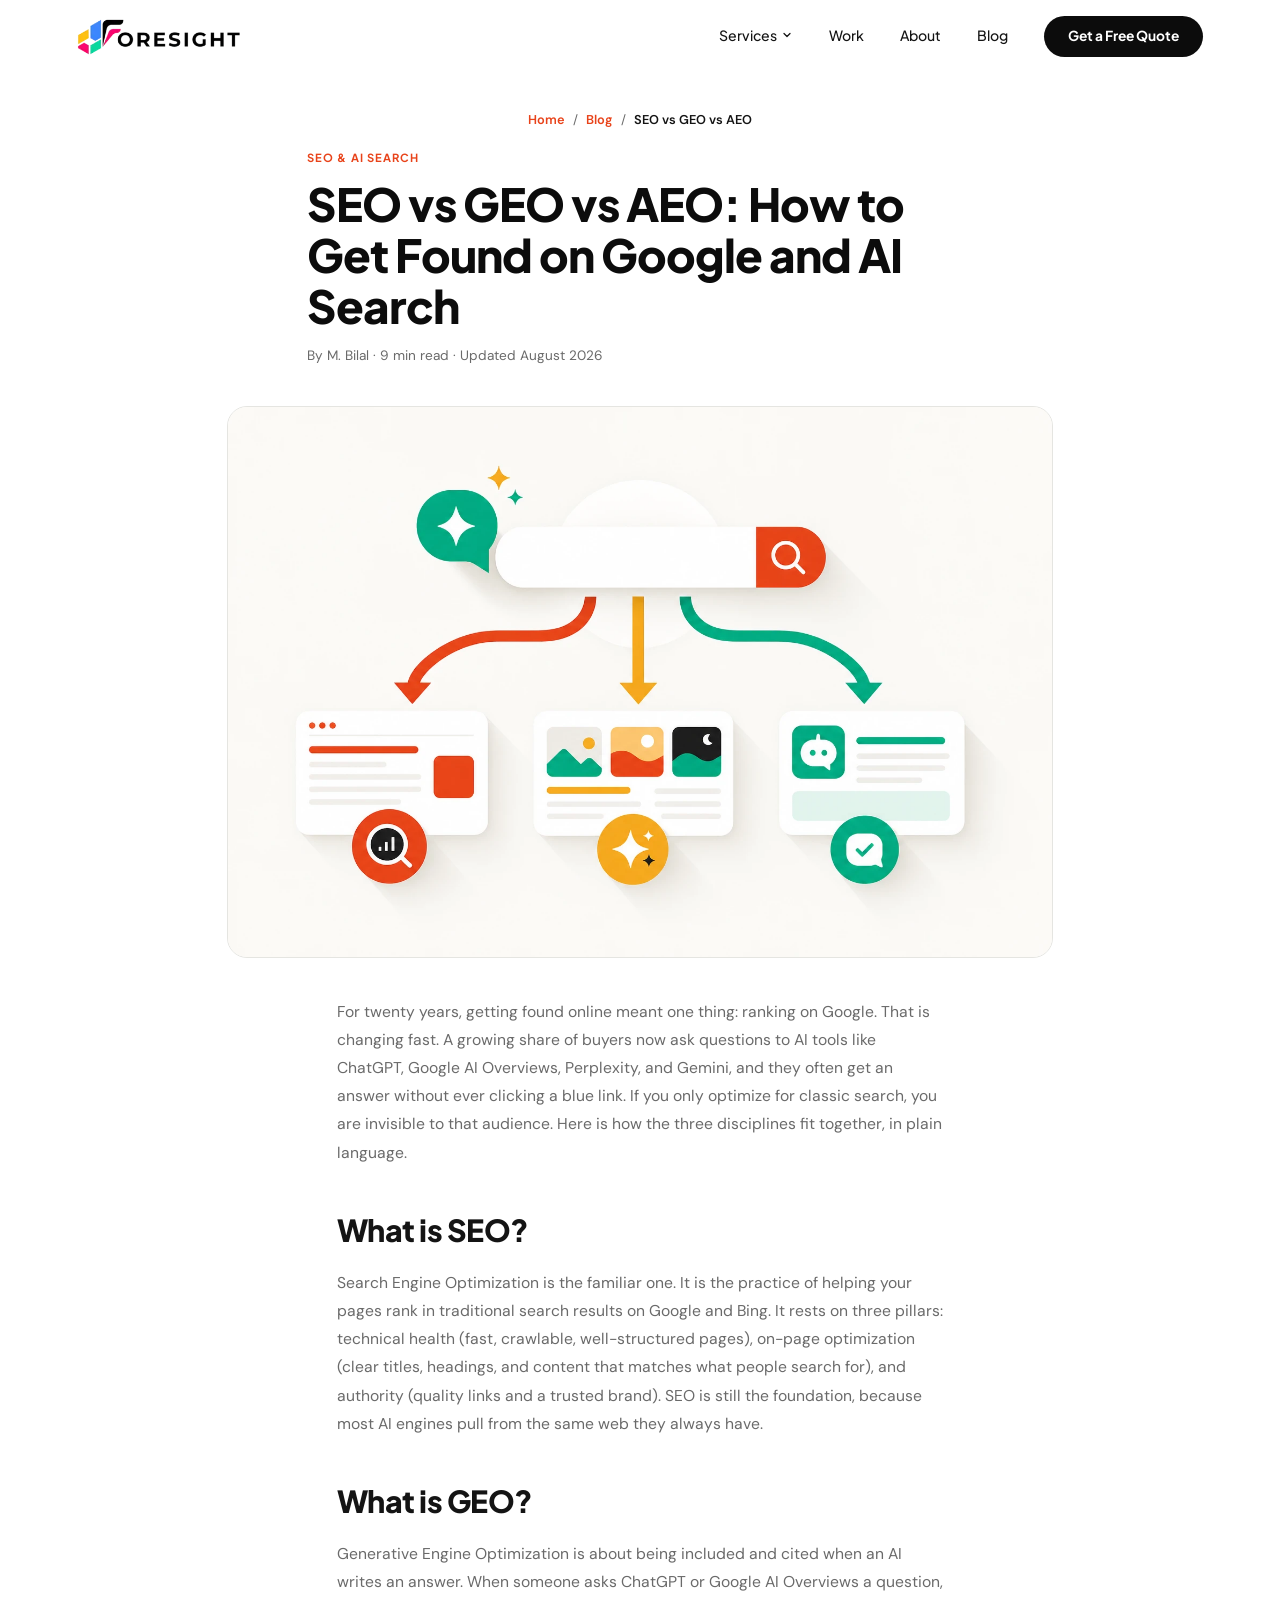
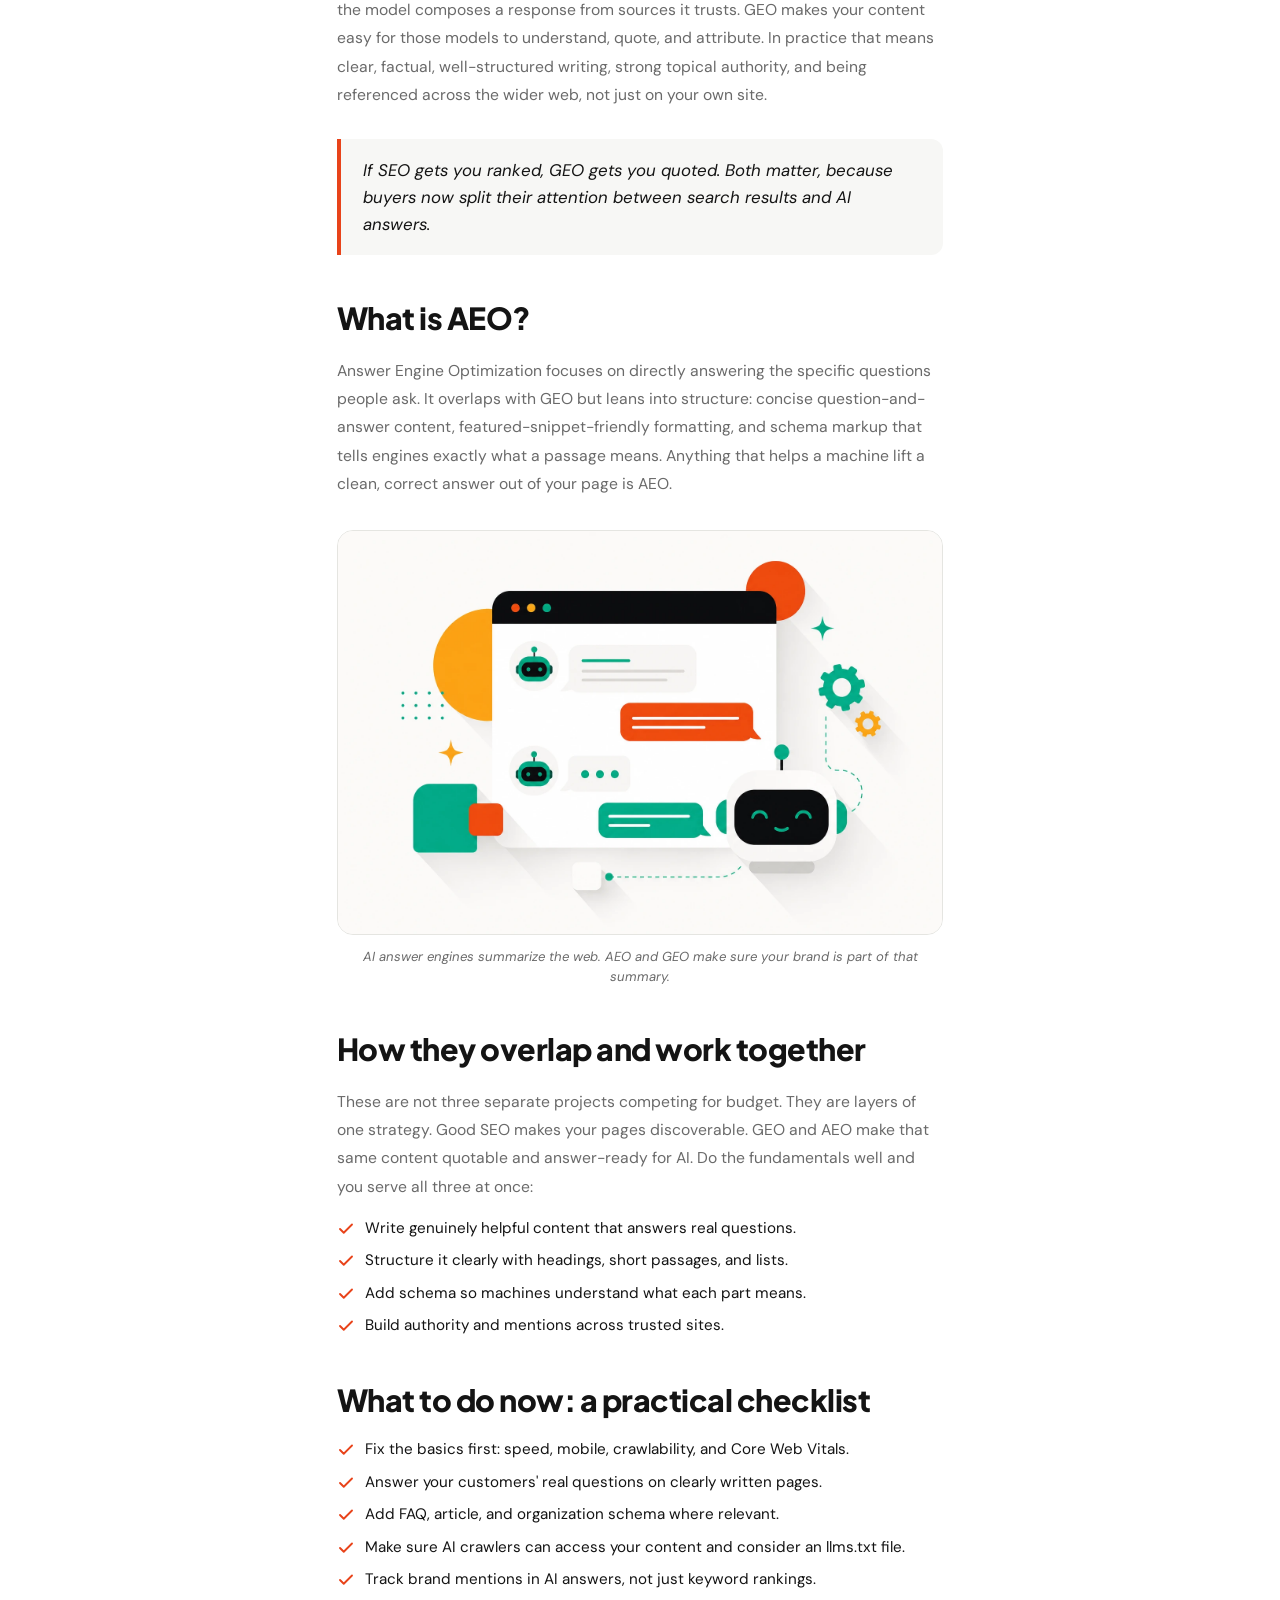
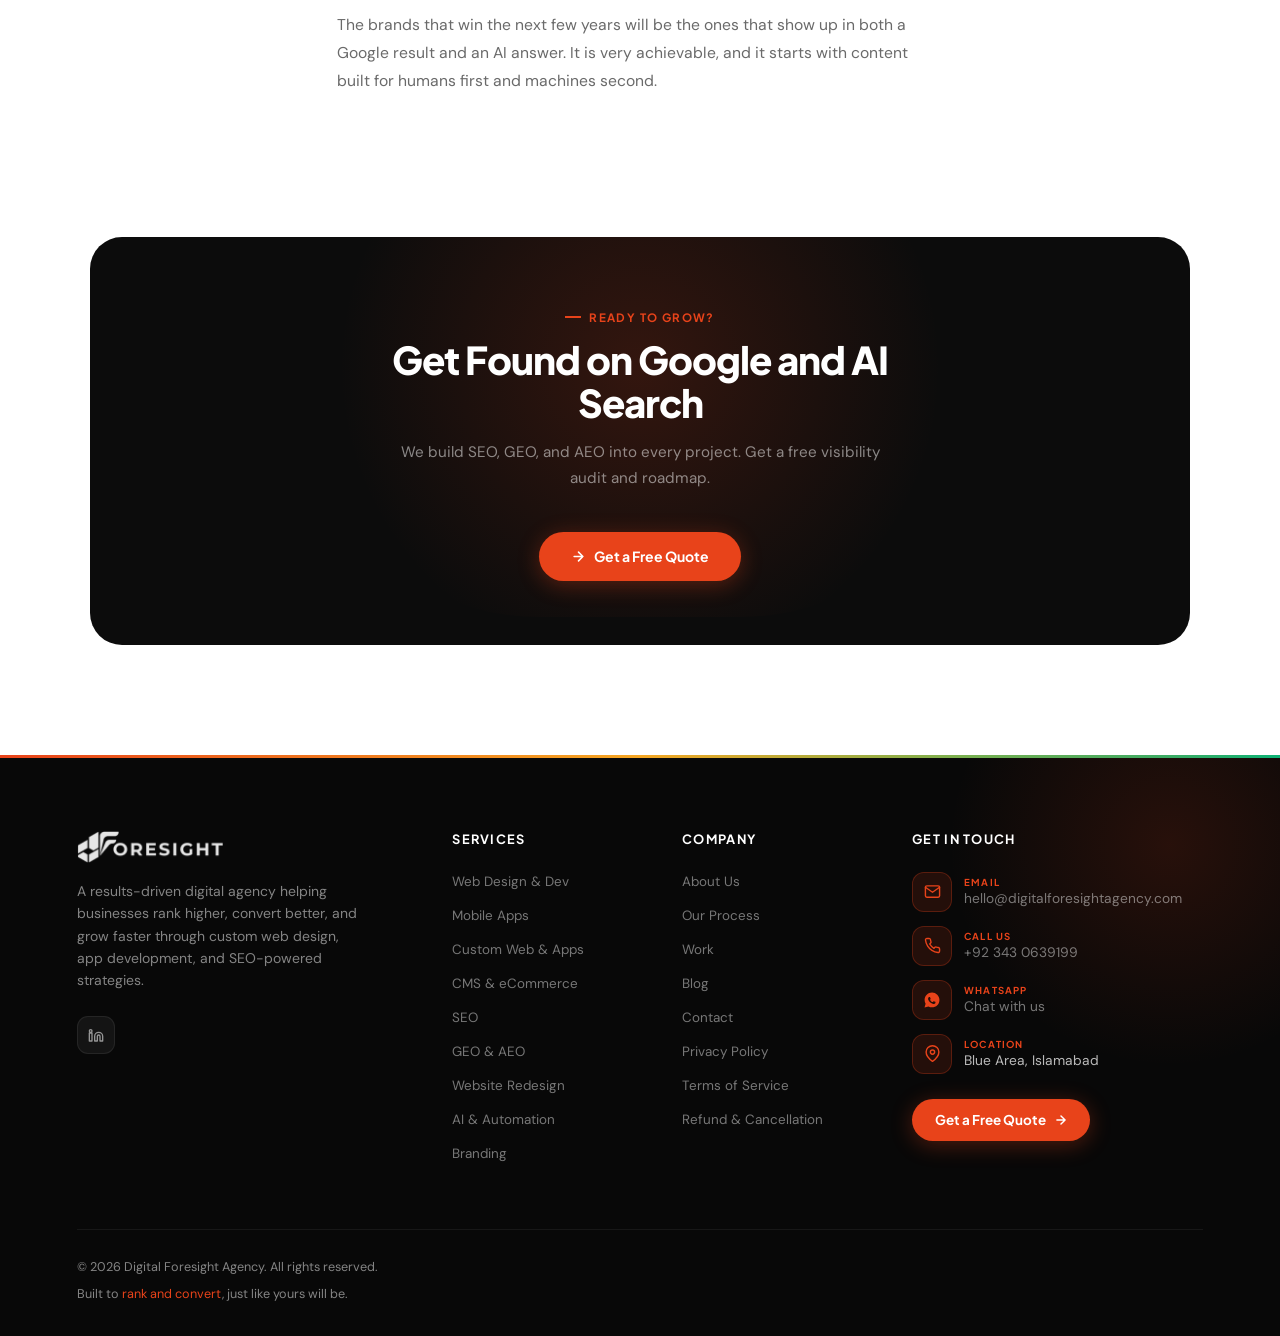
<file: blog/seo-geo-aeo/index.html>
<!DOCTYPE html>
<html lang="en">
<head>
  <meta charset="UTF-8" />
  <meta name="viewport" content="width=device-width, initial-scale=1.0" />

  <title>SEO vs GEO vs AEO: Get Found on Google and AI Search (2026)</title>
  <meta name="description" content="Search now spans Google, ChatGPT, and AI Overviews. Learn how SEO, GEO, and AEO differ, how they work together, and a practical checklist to win visibility across all three." />
  <link rel="canonical" href="https://www.digitalforesightagency.com/blog/seo-geo-aeo/" />

  <meta property="og:type" content="article" />
  <meta property="og:url" content="https://www.digitalforesightagency.com/blog/seo-geo-aeo/" />
  <meta property="og:site_name" content="Digital Foresight Agency" />
  <meta property="og:title" content="SEO vs GEO vs AEO: Get Found on Google and AI Search" />
  <meta property="og:description" content="How SEO, GEO, and AEO differ, and how to win visibility across Google and AI search." />
  <meta property="og:image" content="https://www.digitalforesightagency.com/public/images/blog-seo-geo-aeo.webp" />

  <link rel="icon" href="/favicon.ico" sizes="any" />
  <link rel="apple-touch-icon" href="/public/images/apple-touch-icon.png" />
  <meta name="theme-color" content="#E8431A" />
  <link rel="preconnect" href="https://fonts.googleapis.com" />
  <link rel="preconnect" href="https://fonts.gstatic.com" crossorigin />
  <link rel="stylesheet" href="https://fonts.googleapis.com/css2?family=Plus+Jakarta+Sans:wght@500;600;700;800&family=DM+Sans:ital,wght@0,300;0,400;0,500;0,600;1,400&display=swap" />
  <link rel="stylesheet" href="/css/style.css?v=20260828b" />

  <script type="application/ld+json">
  {
    "@context": "https://schema.org",
    "@type": "BlogPosting",
    "headline": "SEO vs GEO vs AEO: How to Get Found on Google and AI Search",
    "description": "How SEO, GEO, and AEO differ, how they overlap, and a practical checklist to win visibility across Google and AI search engines.",
    "image": "https://www.digitalforesightagency.com/public/images/blog-seo-geo-aeo.webp",
    "datePublished": "2026-08-14",
    "dateModified": "2026-08-14",
    "author": { "@type": "Person", "name": "M. Bilal", "url": "https://www.digitalforesightagency.com/about/" },
    "publisher": { "@type": "Organization", "name": "Digital Foresight Agency", "logo": { "@type": "ImageObject", "url": "https://www.digitalforesightagency.com/public/logo.png" } },
    "mainEntityOfPage": "https://www.digitalforesightagency.com/blog/seo-geo-aeo/"
  }
  </script>
  <script type="application/ld+json">
  {
    "@context": "https://schema.org",
    "@type": "BreadcrumbList",
    "itemListElement": [
      { "@type": "ListItem", "position": 1, "name": "Home", "item": "https://www.digitalforesightagency.com/" },
      { "@type": "ListItem", "position": 2, "name": "Blog", "item": "https://www.digitalforesightagency.com/blog/" },
      { "@type": "ListItem", "position": 3, "name": "SEO vs GEO vs AEO", "item": "https://www.digitalforesightagency.com/blog/seo-geo-aeo/" }
    ]
  }
  </script>
</head>
<body>

<header class="site-header" id="site-header">
    <a class="brand" href="/" aria-label="Digital Foresight Agency home">
      <img src="/public/logo.png" alt="Digital Foresight Agency" width="152" height="35" />
    </a>

    <nav class="nav-primary" aria-label="Primary">
      <ul class="nav-list">
        <li class="has-dropdown">
          <button class="nav-link" type="button" aria-expanded="false" aria-controls="services-menu" data-dropdown>
            Services
            <svg width="12" height="12" viewBox="0 0 24 24" fill="none" stroke="currentColor" stroke-width="2.5" stroke-linecap="round" stroke-linejoin="round" aria-hidden="true"><path d="M6 9l6 6 6-6"/></svg>
          </button>
          <div class="dropdown" id="services-menu">
            <a href="/#services" data-modal="website"><span class="dot"></span>Website Design &amp; Development</a>
            <a href="/#services" data-modal="mobile-app"><span class="dot"></span>Mobile App Development</a>
            <a href="/#services" data-modal="custom"><span class="dot"></span>Custom Web &amp; App Solutions</a>
            <a href="/#services" data-modal="cms"><span class="dot"></span>CMS &amp; eCommerce</a>
            <a href="/#services" data-modal="seo"><span class="dot"></span>Search Engine Optimization</a>
            <a href="/#services" data-modal="geo-aeo"><span class="dot"></span>GEO &amp; AEO (AI Search)</a>
            <a href="/#services" data-modal="redesign"><span class="dot"></span>Website Redesign &amp; CRO</a>
            <a href="/#services" data-modal="ai"><span class="dot"></span>AI Chatbots &amp; Automation</a>
            <a href="/#services" data-modal="branding"><span class="dot"></span>Graphic Design &amp; Branding</a>
          </div>
        </li>
        <li><a class="nav-link" href="/#work">Work</a></li>
        <li><a class="nav-link" href="/about/">About</a></li>
        <li><a class="nav-link" href="/blog/">Blog</a></li>
        <!-- Pricing hidden for now -->
        <li><a class="btn-dark" href="/#contact" style="padding:0.625rem 1.5rem;font-size:0.86rem;">Get a Free Quote</a></li>
      </ul>
    </nav>

    <button class="burger" type="button" aria-label="Open menu" aria-expanded="false" aria-controls="mobile-menu" id="burger">
      <span></span><span></span><span></span>
    </button>

    <div class="mobile-menu" id="mobile-menu" hidden>
      <p class="menu-label">Services</p>
      <a href="/#services" data-modal="website">Website Design &amp; Development</a>
      <a href="/#services" data-modal="mobile-app">Mobile App Development</a>
      <a href="/#services" data-modal="custom">Custom Web &amp; App Solutions</a>
      <a href="/#services" data-modal="cms">CMS &amp; eCommerce</a>
      <a href="/#services" data-modal="seo">Search Engine Optimization</a>
      <a href="/#services" data-modal="geo-aeo">GEO &amp; AEO (AI Search)</a>
      <a href="/#services" data-modal="redesign">Website Redesign &amp; CRO</a>
      <a href="/#services" data-modal="ai">AI Chatbots &amp; Automation</a>
      <a href="/#services" data-modal="branding">Graphic Design &amp; Branding</a>
      <hr />
      <a href="/#work">Work</a>
      <a href="/about/">About</a>
      <a href="/blog/">Blog</a>
      <!-- Pricing hidden for now -->
      <a class="btn-dark" href="/#contact">Get a Free Quote</a>
    </div>
  </header>

  <main>
    <article class="post">
      <header class="post-hero">
        <nav class="breadcrumb" aria-label="Breadcrumb"><a href="/">Home</a><span>/</span><a href="/blog/">Blog</a><span>/</span><span>SEO vs GEO vs AEO</span></nav>
        <span class="post-cat">SEO &amp; AI Search</span>
        <h1>SEO vs GEO vs AEO: How to Get Found on Google and AI Search</h1>
        <div class="post-meta">By M. Bilal &middot; 9 min read &middot; Updated August 2026</div>
      </header>

      <figure class="post-featured">
        <img src="/public/images/blog-seo-geo-aeo.webp" width="1536" height="1024" fetchpriority="high" decoding="async" alt="Illustration of search across Google and AI engines with a search bar, results, and an AI sparkle" />
      </figure>

      <div class="prose">
        <p>For twenty years, getting found online meant one thing: ranking on Google. That is changing fast. A growing share of buyers now ask questions to AI tools like ChatGPT, Google AI Overviews, Perplexity, and Gemini, and they often get an answer without ever clicking a blue link. If you only optimize for classic search, you are invisible to that audience. Here is how the three disciplines fit together, in plain language.</p>

        <h2>What is SEO?</h2>
        <p>Search Engine Optimization is the familiar one. It is the practice of helping your pages rank in traditional search results on Google and Bing. It rests on three pillars: technical health (fast, crawlable, well-structured pages), on-page optimization (clear titles, headings, and content that matches what people search for), and authority (quality links and a trusted brand). SEO is still the foundation, because most AI engines pull from the same web they always have.</p>

        <h2>What is GEO?</h2>
        <p>Generative Engine Optimization is about being included and cited when an AI writes an answer. When someone asks ChatGPT or Google AI Overviews a question, the model composes a response from sources it trusts. GEO makes your content easy for those models to understand, quote, and attribute. In practice that means clear, factual, well-structured writing, strong topical authority, and being referenced across the wider web, not just on your own site.</p>

        <blockquote>If SEO gets you ranked, GEO gets you quoted. Both matter, because buyers now split their attention between search results and AI answers.</blockquote>

        <h2>What is AEO?</h2>
        <p>Answer Engine Optimization focuses on directly answering the specific questions people ask. It overlaps with GEO but leans into structure: concise question-and-answer content, featured-snippet-friendly formatting, and schema markup that tells engines exactly what a passage means. Anything that helps a machine lift a clean, correct answer out of your page is AEO.</p>

        <figure class="post-figure">
          <img src="/public/images/work-ai-chatbot.webp" width="1536" height="1024" loading="lazy" decoding="async" alt="Illustration of an AI chat interface with speech bubbles and automation icons" />
          <figcaption>AI answer engines summarize the web. AEO and GEO make sure your brand is part of that summary.</figcaption>
        </figure>

        <h2>How they overlap and work together</h2>
        <p>These are not three separate projects competing for budget. They are layers of one strategy. Good SEO makes your pages discoverable. GEO and AEO make that same content quotable and answer-ready for AI. Do the fundamentals well and you serve all three at once:</p>
        <ul>
          <li><svg width="18" height="18" viewBox="0 0 24 24" fill="none" stroke="#E8431A" stroke-width="2.5" stroke-linecap="round" stroke-linejoin="round"><polyline points="20 6 9 17 4 12"/></svg><span>Write genuinely helpful content that answers real questions.</span></li>
          <li><svg width="18" height="18" viewBox="0 0 24 24" fill="none" stroke="#E8431A" stroke-width="2.5" stroke-linecap="round" stroke-linejoin="round"><polyline points="20 6 9 17 4 12"/></svg><span>Structure it clearly with headings, short passages, and lists.</span></li>
          <li><svg width="18" height="18" viewBox="0 0 24 24" fill="none" stroke="#E8431A" stroke-width="2.5" stroke-linecap="round" stroke-linejoin="round"><polyline points="20 6 9 17 4 12"/></svg><span>Add schema so machines understand what each part means.</span></li>
          <li><svg width="18" height="18" viewBox="0 0 24 24" fill="none" stroke="#E8431A" stroke-width="2.5" stroke-linecap="round" stroke-linejoin="round"><polyline points="20 6 9 17 4 12"/></svg><span>Build authority and mentions across trusted sites.</span></li>
        </ul>

        <h2>What to do now: a practical checklist</h2>
        <ul>
          <li><svg width="18" height="18" viewBox="0 0 24 24" fill="none" stroke="#E8431A" stroke-width="2.5" stroke-linecap="round" stroke-linejoin="round"><polyline points="20 6 9 17 4 12"/></svg><span>Fix the basics first: speed, mobile, crawlability, and Core Web Vitals.</span></li>
          <li><svg width="18" height="18" viewBox="0 0 24 24" fill="none" stroke="#E8431A" stroke-width="2.5" stroke-linecap="round" stroke-linejoin="round"><polyline points="20 6 9 17 4 12"/></svg><span>Answer your customers' real questions on clearly written pages.</span></li>
          <li><svg width="18" height="18" viewBox="0 0 24 24" fill="none" stroke="#E8431A" stroke-width="2.5" stroke-linecap="round" stroke-linejoin="round"><polyline points="20 6 9 17 4 12"/></svg><span>Add FAQ, article, and organization schema where relevant.</span></li>
          <li><svg width="18" height="18" viewBox="0 0 24 24" fill="none" stroke="#E8431A" stroke-width="2.5" stroke-linecap="round" stroke-linejoin="round"><polyline points="20 6 9 17 4 12"/></svg><span>Make sure AI crawlers can access your content and consider an llms.txt file.</span></li>
          <li><svg width="18" height="18" viewBox="0 0 24 24" fill="none" stroke="#E8431A" stroke-width="2.5" stroke-linecap="round" stroke-linejoin="round"><polyline points="20 6 9 17 4 12"/></svg><span>Track brand mentions in AI answers, not just keyword rankings.</span></li>
        </ul>

        <p>The brands that win the next few years will be the ones that show up in both a Google result and an AI answer. It is very achievable, and it starts with content built for humans first and machines second.</p>
      </div>
    </article>

    <section class="section cta-section">
      <div class="cta-panel">
        <div class="glow" aria-hidden="true"></div>
        <div class="cta-inner" style="position:relative;z-index:2;text-align:center;">
          <span class="section-tag center" style="color:var(--accent);">Ready to Grow?</span>
          <h2 class="section-title on-dark" style="max-width:620px;margin:0 auto 1rem;">Get Found on Google and AI Search</h2>
          <p class="section-desc" style="max-width:500px;margin:0 auto 2.5rem;color:rgba(255,255,255,0.5);">We build SEO, GEO, and AEO into every project. Get a free visibility audit and roadmap.</p>
          <a class="btn-primary" href="/#contact"><svg width="15" height="15" viewBox="0 0 24 24" fill="none" stroke="currentColor" stroke-width="2.5" stroke-linecap="round" stroke-linejoin="round" aria-hidden="true"><path d="M5 12h14M12 5l7 7-7 7"/></svg>Get a Free Quote</a>
        </div>
      </div>
    </section>
  </main>

<footer class="site-footer">
    <div class="footer-glow" aria-hidden="true"></div>
    <h2 class="visually-hidden">Site footer</h2>
    <div class="footer-grid">
      <div class="footer-brand">
        <img src="/public/logo.png" alt="Digital Foresight Agency" width="136" height="31" />
        <p>A results-driven digital agency helping businesses rank higher, convert better, and grow faster through custom web design, app development, and SEO-powered strategies.</p>
        <div class="socials">
          <a href="https://www.linkedin.com/in/bilal-ateeq-x/" target="_blank" rel="noopener" aria-label="LinkedIn"><svg width="16" height="16" viewBox="0 0 24 24" fill="none" stroke="currentColor" stroke-width="2" stroke-linecap="round" stroke-linejoin="round" aria-hidden="true"><path d="M16 8a6 6 0 0 1 6 6v7h-4v-7a2 2 0 0 0-2-2 2 2 0 0 0-2 2v7h-4v-7a6 6 0 0 1 6-6zM2 9h4v12H2zM4 4a2 2 0 1 1 0 4 2 2 0 0 1 0-4z"/></svg></a>
        </div>
      </div>

      <div class="footer-col">
        <h3>Services</h3>
        <ul>
          <li><a href="/#services" data-modal="website">Web Design &amp; Dev</a></li>
          <li><a href="/#services" data-modal="mobile-app">Mobile Apps</a></li>
          <li><a href="/#services" data-modal="custom">Custom Web &amp; Apps</a></li>
          <li><a href="/#services" data-modal="cms">CMS &amp; eCommerce</a></li>
          <li><a href="/#services" data-modal="seo">SEO</a></li>
          <li><a href="/#services" data-modal="geo-aeo">GEO &amp; AEO</a></li>
          <li><a href="/#services" data-modal="redesign">Website Redesign</a></li>
          <li><a href="/#services" data-modal="ai">AI &amp; Automation</a></li>
          <li><a href="/#services" data-modal="branding">Branding</a></li>
        </ul>
      </div>

      <div class="footer-col">
        <h3>Company</h3>
        <ul>
          <li><a href="/about/">About Us</a></li>
          <li><a href="/about/#process">Our Process</a></li>
          <li><a href="/#work">Work</a></li>
          <li><a href="/blog/">Blog</a></li>
          <li><a href="/#contact">Contact</a></li>
          <li><a href="/privacy-policy/">Privacy Policy</a></li>
          <li><a href="/terms/">Terms of Service</a></li>
          <li><a href="/refund-policy/">Refund &amp; Cancellation</a></li>
        </ul>
      </div>

      <div class="footer-col footer-contact">
        <h3>Get in Touch</h3>
          <a class="fc-item" href="mailto:hello@digitalforesightagency.com">
            <span class="fc-ic"><svg width="17" height="17" viewBox="0 0 24 24" fill="none" stroke="currentColor" stroke-width="2" stroke-linecap="round" stroke-linejoin="round" aria-hidden="true"><path d="M4 4h16c1.1 0 2 .9 2 2v12c0 1.1-.9 2-2 2H4c-1.1 0-2-.9-2-2V6c0-1.1.9-2 2-2z"/><polyline points="22,6 12,13 2,6"/></svg></span>
            <span class="fc-text"><span class="fc-label">Email</span><span class="fc-val">hello@digitalforesightagency.com</span></span>
          </a>
          <a class="fc-item" href="tel:+923430639199">
            <span class="fc-ic"><svg width="17" height="17" viewBox="0 0 24 24" fill="none" stroke="currentColor" stroke-width="2" stroke-linecap="round" stroke-linejoin="round" aria-hidden="true"><path d="M22 16.92v3a2 2 0 0 1-2.18 2 19.79 19.79 0 0 1-8.63-3.07 19.5 19.5 0 0 1-6-6 19.79 19.79 0 0 1-3.07-8.67A2 2 0 0 1 4.11 2h3a2 2 0 0 1 2 1.72c.13.96.36 1.9.7 2.81a2 2 0 0 1-.45 2.11L8.09 9.91a16 16 0 0 0 6 6l1.27-1.27a2 2 0 0 1 2.11-.45c.9.34 1.85.57 2.81.7A2 2 0 0 1 22 16.92z"/></svg></span>
            <span class="fc-text"><span class="fc-label">Call us</span><span class="fc-val">+92 343 0639199</span></span>
          </a>
          <a class="fc-item" href="https://wa.me/923430639199" target="_blank" rel="noopener">
            <span class="fc-ic"><svg width="18" height="18" viewBox="0 0 24 24" fill="currentColor" aria-hidden="true"><path d="M12.04 2c-5.46 0-9.9 4.44-9.9 9.9 0 1.75.46 3.45 1.32 4.95L2 22l5.3-1.39a9.87 9.87 0 0 0 4.73 1.21h.01c5.46 0 9.9-4.44 9.9-9.9 0-2.64-1.03-5.13-2.9-7A9.82 9.82 0 0 0 12.04 2zm4.52 14.13c-.19.53-1.1 1.02-1.52 1.06-.4.04-.9.19-2.98-.62-2.52-.98-4.13-3.53-4.25-3.69-.12-.16-1.02-1.36-1.02-2.6 0-1.24.65-1.85.88-2.1.23-.25.5-.31.67-.31.17 0 .33 0 .48.01.15.01.36-.06.56.43.2.5.7 1.72.76 1.84.06.12.1.27.02.43-.08.16-.12.26-.24.4-.12.14-.25.31-.36.42-.12.12-.24.25-.1.49.14.24.62 1.02 1.33 1.65.91.81 1.68 1.06 1.92 1.18.24.12.38.1.52-.06.14-.16.6-.7.76-.94.16-.24.32-.2.54-.12.22.08 1.4.66 1.64.78.24.12.4.18.46.28.06.1.06.57-.13 1.1z"/></svg></span>
            <span class="fc-text"><span class="fc-label">WhatsApp</span><span class="fc-val">Chat with us</span></span>
          </a>
        <div class="fc-item fc-static">
          <span class="fc-ic"><svg width="17" height="17" viewBox="0 0 24 24" fill="none" stroke="currentColor" stroke-width="2" stroke-linecap="round" stroke-linejoin="round" aria-hidden="true"><path d="M21 10c0 7-9 13-9 13s-9-6-9-13a9 9 0 0 1 18 0z"/><circle cx="12" cy="10" r="3"/></svg></span>
          <span class="fc-text"><span class="fc-label">Location</span><span class="fc-val">Blue Area, Islamabad</span></span>
        </div>
        <a class="btn-primary footer-quote" href="/#contact">Get a Free Quote <svg width="14" height="14" viewBox="0 0 24 24" fill="none" stroke="currentColor" stroke-width="2.5" stroke-linecap="round" stroke-linejoin="round" aria-hidden="true"><path d="M5 12h14M12 5l7 7-7 7"/></svg></a>
      </div>
    </div>

    <div class="footer-bottom">
      <span>&copy; <span id="year">2026</span> Digital Foresight Agency. All rights reserved.</span>
      <span>Built to <a href="/#services">rank and convert</a>, just like yours will be.</span>
    </div>
  </footer>

  <script src="/js/nav.js" defer></script>
  <script src="/js/reveal.js" defer></script>
</body>
</html>
</file>
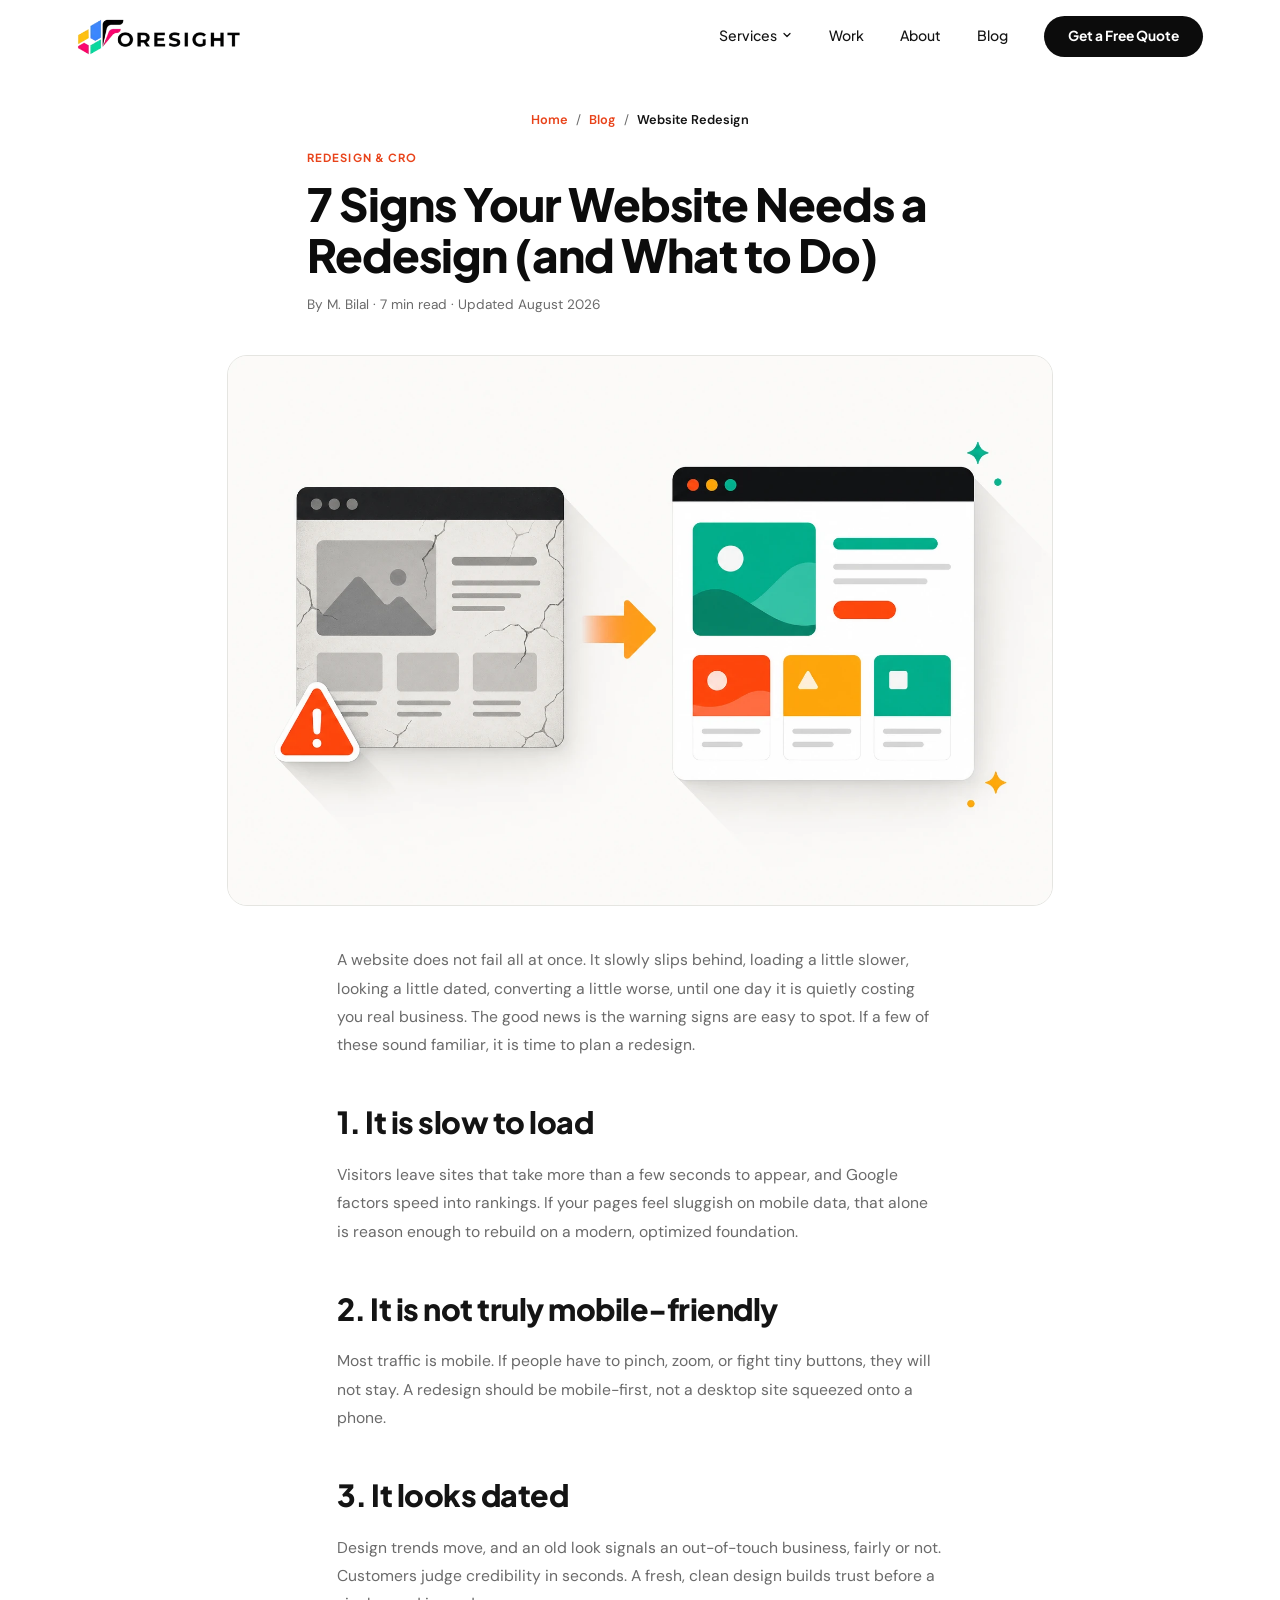
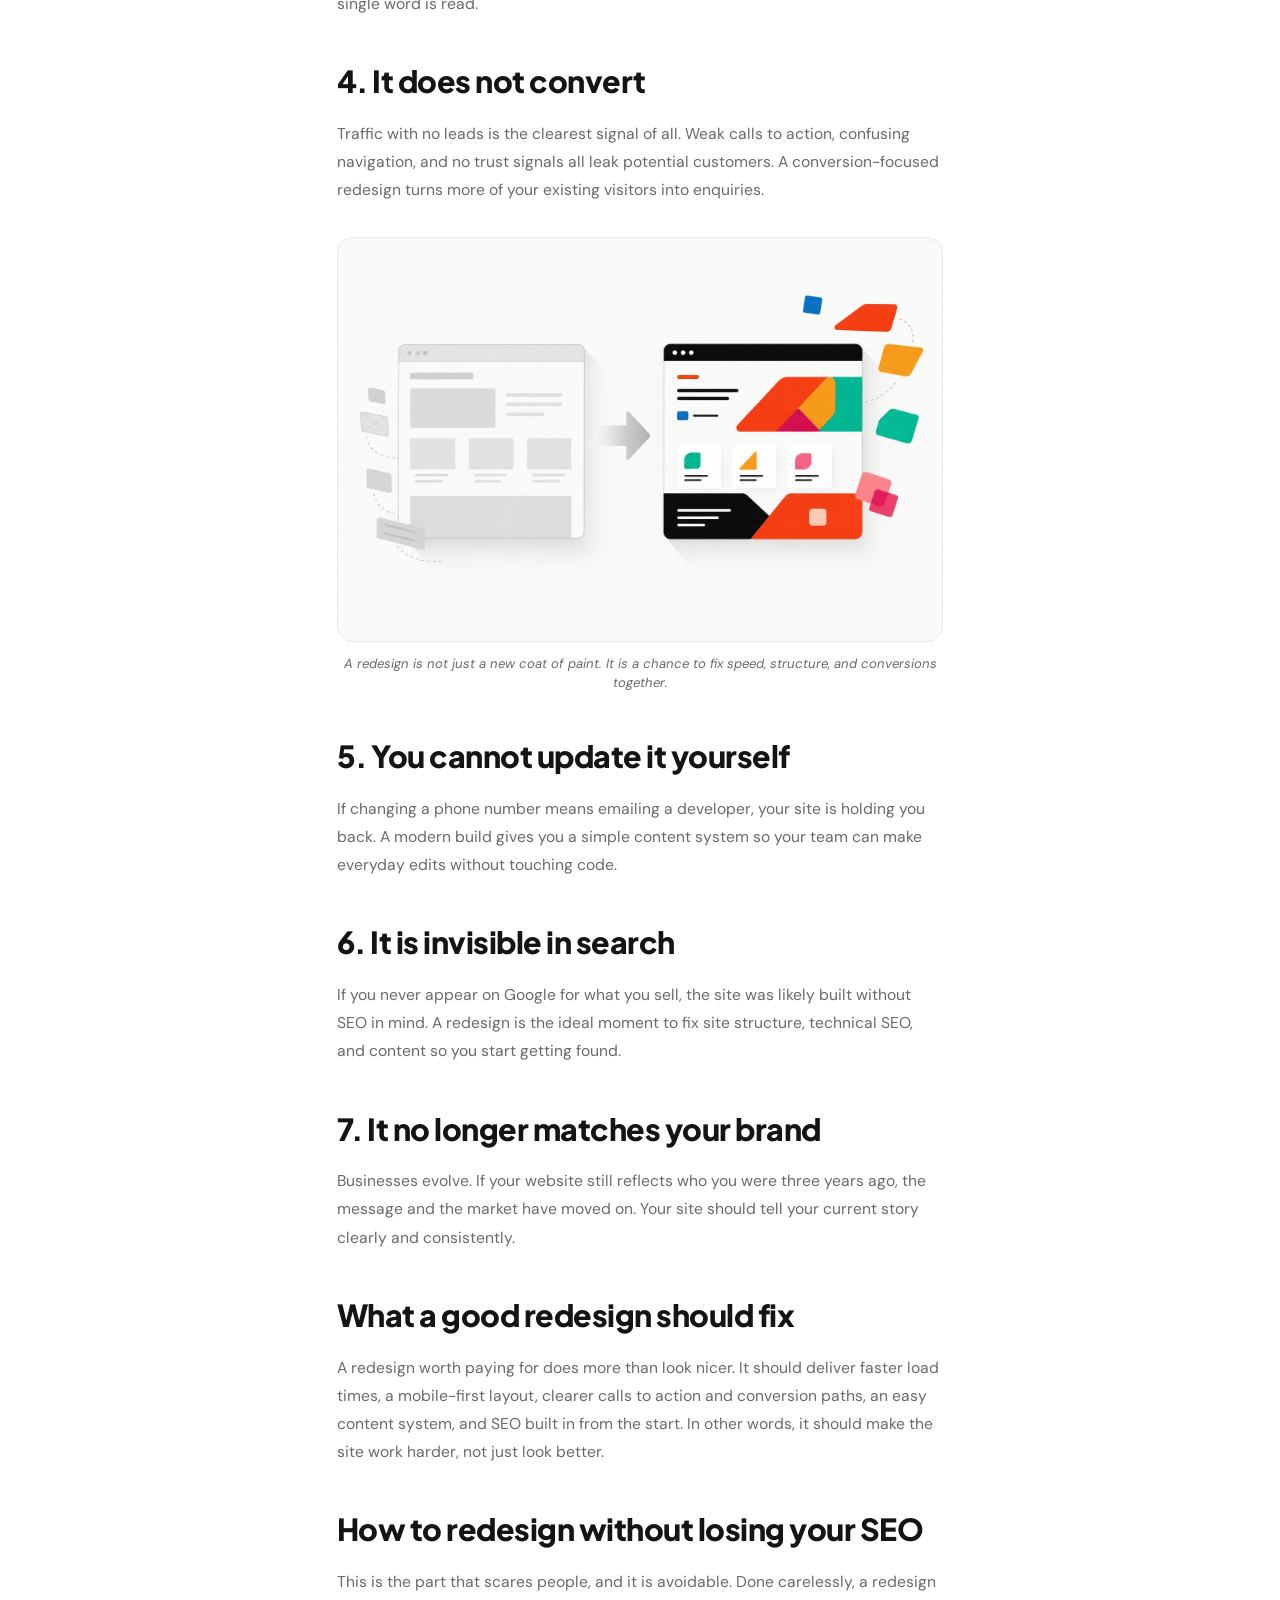
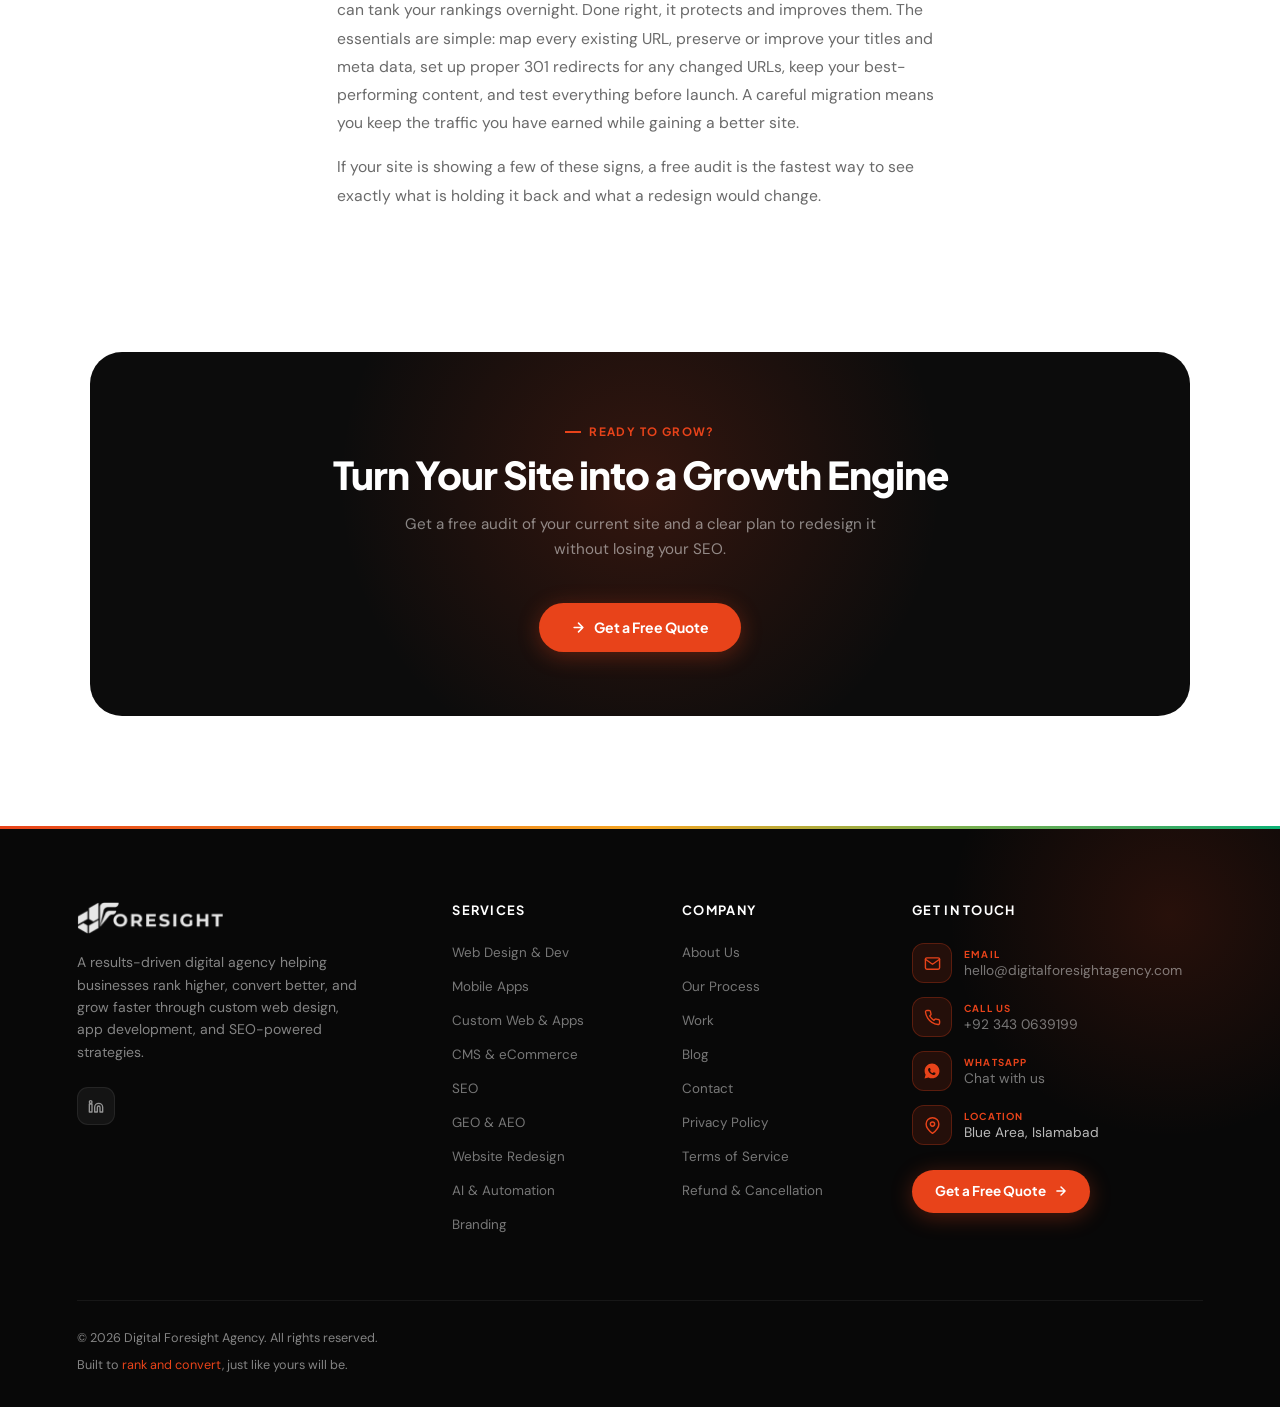
<file: blog/signs-your-website-needs-a-redesign/index.html>
<!DOCTYPE html>
<html lang="en">
<head>
  <meta charset="UTF-8" />
  <meta name="viewport" content="width=device-width, initial-scale=1.0" />

  <title>7 Signs Your Website Needs a Redesign (and What to Do)</title>
  <meta name="description" content="An outdated website quietly costs you customers. Here are seven clear signs it is time for a redesign, what a good redesign fixes, and how to do it without losing your SEO." />
  <link rel="canonical" href="https://www.digitalforesightagency.com/blog/signs-your-website-needs-a-redesign/" />

  <meta property="og:type" content="article" />
  <meta property="og:url" content="https://www.digitalforesightagency.com/blog/signs-your-website-needs-a-redesign/" />
  <meta property="og:site_name" content="Digital Foresight Agency" />
  <meta property="og:title" content="7 Signs Your Website Needs a Redesign (and What to Do)" />
  <meta property="og:description" content="Seven clear signals it is time for a redesign, and how to do it without losing your SEO." />
  <meta property="og:image" content="https://www.digitalforesightagency.com/public/images/blog-redesign-signs.webp" />

  <link rel="icon" href="/favicon.ico" sizes="any" />
  <link rel="apple-touch-icon" href="/public/images/apple-touch-icon.png" />
  <meta name="theme-color" content="#E8431A" />
  <link rel="preconnect" href="https://fonts.googleapis.com" />
  <link rel="preconnect" href="https://fonts.gstatic.com" crossorigin />
  <link rel="stylesheet" href="https://fonts.googleapis.com/css2?family=Plus+Jakarta+Sans:wght@500;600;700;800&family=DM+Sans:ital,wght@0,300;0,400;0,500;0,600;1,400&display=swap" />
  <link rel="stylesheet" href="/css/style.css?v=20260828b" />

  <script type="application/ld+json">
  {
    "@context": "https://schema.org",
    "@type": "BlogPosting",
    "headline": "7 Signs Your Website Needs a Redesign (and What to Do)",
    "description": "Seven clear signals it is time for a website redesign, what a good redesign fixes, and how to redesign without losing your SEO.",
    "image": "https://www.digitalforesightagency.com/public/images/blog-redesign-signs.webp",
    "datePublished": "2026-08-14",
    "dateModified": "2026-08-14",
    "author": { "@type": "Person", "name": "M. Bilal", "url": "https://www.digitalforesightagency.com/about/" },
    "publisher": { "@type": "Organization", "name": "Digital Foresight Agency", "logo": { "@type": "ImageObject", "url": "https://www.digitalforesightagency.com/public/logo.png" } },
    "mainEntityOfPage": "https://www.digitalforesightagency.com/blog/signs-your-website-needs-a-redesign/"
  }
  </script>
  <script type="application/ld+json">
  {
    "@context": "https://schema.org",
    "@type": "BreadcrumbList",
    "itemListElement": [
      { "@type": "ListItem", "position": 1, "name": "Home", "item": "https://www.digitalforesightagency.com/" },
      { "@type": "ListItem", "position": 2, "name": "Blog", "item": "https://www.digitalforesightagency.com/blog/" },
      { "@type": "ListItem", "position": 3, "name": "Signs You Need a Redesign", "item": "https://www.digitalforesightagency.com/blog/signs-your-website-needs-a-redesign/" }
    ]
  }
  </script>
</head>
<body>

<header class="site-header" id="site-header">
    <a class="brand" href="/" aria-label="Digital Foresight Agency home">
      <img src="/public/logo.png" alt="Digital Foresight Agency" width="152" height="35" />
    </a>

    <nav class="nav-primary" aria-label="Primary">
      <ul class="nav-list">
        <li class="has-dropdown">
          <button class="nav-link" type="button" aria-expanded="false" aria-controls="services-menu" data-dropdown>
            Services
            <svg width="12" height="12" viewBox="0 0 24 24" fill="none" stroke="currentColor" stroke-width="2.5" stroke-linecap="round" stroke-linejoin="round" aria-hidden="true"><path d="M6 9l6 6 6-6"/></svg>
          </button>
          <div class="dropdown" id="services-menu">
            <a href="/#services" data-modal="website"><span class="dot"></span>Website Design &amp; Development</a>
            <a href="/#services" data-modal="mobile-app"><span class="dot"></span>Mobile App Development</a>
            <a href="/#services" data-modal="custom"><span class="dot"></span>Custom Web &amp; App Solutions</a>
            <a href="/#services" data-modal="cms"><span class="dot"></span>CMS &amp; eCommerce</a>
            <a href="/#services" data-modal="seo"><span class="dot"></span>Search Engine Optimization</a>
            <a href="/#services" data-modal="geo-aeo"><span class="dot"></span>GEO &amp; AEO (AI Search)</a>
            <a href="/#services" data-modal="redesign"><span class="dot"></span>Website Redesign &amp; CRO</a>
            <a href="/#services" data-modal="ai"><span class="dot"></span>AI Chatbots &amp; Automation</a>
            <a href="/#services" data-modal="branding"><span class="dot"></span>Graphic Design &amp; Branding</a>
          </div>
        </li>
        <li><a class="nav-link" href="/#work">Work</a></li>
        <li><a class="nav-link" href="/about/">About</a></li>
        <li><a class="nav-link" href="/blog/">Blog</a></li>
        <!-- Pricing hidden for now -->
        <li><a class="btn-dark" href="/#contact" style="padding:0.625rem 1.5rem;font-size:0.86rem;">Get a Free Quote</a></li>
      </ul>
    </nav>

    <button class="burger" type="button" aria-label="Open menu" aria-expanded="false" aria-controls="mobile-menu" id="burger">
      <span></span><span></span><span></span>
    </button>

    <div class="mobile-menu" id="mobile-menu" hidden>
      <p class="menu-label">Services</p>
      <a href="/#services" data-modal="website">Website Design &amp; Development</a>
      <a href="/#services" data-modal="mobile-app">Mobile App Development</a>
      <a href="/#services" data-modal="custom">Custom Web &amp; App Solutions</a>
      <a href="/#services" data-modal="cms">CMS &amp; eCommerce</a>
      <a href="/#services" data-modal="seo">Search Engine Optimization</a>
      <a href="/#services" data-modal="geo-aeo">GEO &amp; AEO (AI Search)</a>
      <a href="/#services" data-modal="redesign">Website Redesign &amp; CRO</a>
      <a href="/#services" data-modal="ai">AI Chatbots &amp; Automation</a>
      <a href="/#services" data-modal="branding">Graphic Design &amp; Branding</a>
      <hr />
      <a href="/#work">Work</a>
      <a href="/about/">About</a>
      <a href="/blog/">Blog</a>
      <!-- Pricing hidden for now -->
      <a class="btn-dark" href="/#contact">Get a Free Quote</a>
    </div>
  </header>

  <main>
    <article class="post">
      <header class="post-hero">
        <nav class="breadcrumb" aria-label="Breadcrumb"><a href="/">Home</a><span>/</span><a href="/blog/">Blog</a><span>/</span><span>Website Redesign</span></nav>
        <span class="post-cat">Redesign &amp; CRO</span>
        <h1>7 Signs Your Website Needs a Redesign (and What to Do)</h1>
        <div class="post-meta">By M. Bilal &middot; 7 min read &middot; Updated August 2026</div>
      </header>

      <figure class="post-featured">
        <img src="/public/images/blog-redesign-signs.webp" width="1536" height="1024" fetchpriority="high" decoding="async" alt="Illustration of a website redesign, an old cracked browser transforming into a fresh modern one" />
      </figure>

      <div class="prose">
        <p>A website does not fail all at once. It slowly slips behind, loading a little slower, looking a little dated, converting a little worse, until one day it is quietly costing you real business. The good news is the warning signs are easy to spot. If a few of these sound familiar, it is time to plan a redesign.</p>

        <h2>1. It is slow to load</h2>
        <p>Visitors leave sites that take more than a few seconds to appear, and Google factors speed into rankings. If your pages feel sluggish on mobile data, that alone is reason enough to rebuild on a modern, optimized foundation.</p>

        <h2>2. It is not truly mobile-friendly</h2>
        <p>Most traffic is mobile. If people have to pinch, zoom, or fight tiny buttons, they will not stay. A redesign should be mobile-first, not a desktop site squeezed onto a phone.</p>

        <h2>3. It looks dated</h2>
        <p>Design trends move, and an old look signals an out-of-touch business, fairly or not. Customers judge credibility in seconds. A fresh, clean design builds trust before a single word is read.</p>

        <h2>4. It does not convert</h2>
        <p>Traffic with no leads is the clearest signal of all. Weak calls to action, confusing navigation, and no trust signals all leak potential customers. A conversion-focused redesign turns more of your existing visitors into enquiries.</p>

        <figure class="post-figure">
          <img src="/public/images/work-redesign-transformation.webp" width="1536" height="1024" loading="lazy" decoding="async" alt="Illustration of a dull grey wireframe transforming into a vibrant modern layout" />
          <figcaption>A redesign is not just a new coat of paint. It is a chance to fix speed, structure, and conversions together.</figcaption>
        </figure>

        <h2>5. You cannot update it yourself</h2>
        <p>If changing a phone number means emailing a developer, your site is holding you back. A modern build gives you a simple content system so your team can make everyday edits without touching code.</p>

        <h2>6. It is invisible in search</h2>
        <p>If you never appear on Google for what you sell, the site was likely built without SEO in mind. A redesign is the ideal moment to fix site structure, technical SEO, and content so you start getting found.</p>

        <h2>7. It no longer matches your brand</h2>
        <p>Businesses evolve. If your website still reflects who you were three years ago, the message and the market have moved on. Your site should tell your current story clearly and consistently.</p>

        <h2>What a good redesign should fix</h2>
        <p>A redesign worth paying for does more than look nicer. It should deliver faster load times, a mobile-first layout, clearer calls to action and conversion paths, an easy content system, and SEO built in from the start. In other words, it should make the site work harder, not just look better.</p>

        <h2>How to redesign without losing your SEO</h2>
        <p>This is the part that scares people, and it is avoidable. Done carelessly, a redesign can tank your rankings overnight. Done right, it protects and improves them. The essentials are simple: map every existing URL, preserve or improve your titles and meta data, set up proper 301 redirects for any changed URLs, keep your best-performing content, and test everything before launch. A careful migration means you keep the traffic you have earned while gaining a better site.</p>

        <p>If your site is showing a few of these signs, a free audit is the fastest way to see exactly what is holding it back and what a redesign would change.</p>
      </div>
    </article>

    <section class="section cta-section">
      <div class="cta-panel">
        <div class="glow" aria-hidden="true"></div>
        <div class="cta-inner" style="position:relative;z-index:2;text-align:center;">
          <span class="section-tag center" style="color:var(--accent);">Ready to Grow?</span>
          <h2 class="section-title on-dark" style="max-width:620px;margin:0 auto 1rem;">Turn Your Site into a Growth Engine</h2>
          <p class="section-desc" style="max-width:500px;margin:0 auto 2.5rem;color:rgba(255,255,255,0.5);">Get a free audit of your current site and a clear plan to redesign it without losing your SEO.</p>
          <a class="btn-primary" href="/#contact"><svg width="15" height="15" viewBox="0 0 24 24" fill="none" stroke="currentColor" stroke-width="2.5" stroke-linecap="round" stroke-linejoin="round" aria-hidden="true"><path d="M5 12h14M12 5l7 7-7 7"/></svg>Get a Free Quote</a>
        </div>
      </div>
    </section>
  </main>

<footer class="site-footer">
    <div class="footer-glow" aria-hidden="true"></div>
    <h2 class="visually-hidden">Site footer</h2>
    <div class="footer-grid">
      <div class="footer-brand">
        <img src="/public/logo.png" alt="Digital Foresight Agency" width="136" height="31" />
        <p>A results-driven digital agency helping businesses rank higher, convert better, and grow faster through custom web design, app development, and SEO-powered strategies.</p>
        <div class="socials">
          <a href="https://www.linkedin.com/in/bilal-ateeq-x/" target="_blank" rel="noopener" aria-label="LinkedIn"><svg width="16" height="16" viewBox="0 0 24 24" fill="none" stroke="currentColor" stroke-width="2" stroke-linecap="round" stroke-linejoin="round" aria-hidden="true"><path d="M16 8a6 6 0 0 1 6 6v7h-4v-7a2 2 0 0 0-2-2 2 2 0 0 0-2 2v7h-4v-7a6 6 0 0 1 6-6zM2 9h4v12H2zM4 4a2 2 0 1 1 0 4 2 2 0 0 1 0-4z"/></svg></a>
        </div>
      </div>

      <div class="footer-col">
        <h3>Services</h3>
        <ul>
          <li><a href="/#services" data-modal="website">Web Design &amp; Dev</a></li>
          <li><a href="/#services" data-modal="mobile-app">Mobile Apps</a></li>
          <li><a href="/#services" data-modal="custom">Custom Web &amp; Apps</a></li>
          <li><a href="/#services" data-modal="cms">CMS &amp; eCommerce</a></li>
          <li><a href="/#services" data-modal="seo">SEO</a></li>
          <li><a href="/#services" data-modal="geo-aeo">GEO &amp; AEO</a></li>
          <li><a href="/#services" data-modal="redesign">Website Redesign</a></li>
          <li><a href="/#services" data-modal="ai">AI &amp; Automation</a></li>
          <li><a href="/#services" data-modal="branding">Branding</a></li>
        </ul>
      </div>

      <div class="footer-col">
        <h3>Company</h3>
        <ul>
          <li><a href="/about/">About Us</a></li>
          <li><a href="/about/#process">Our Process</a></li>
          <li><a href="/#work">Work</a></li>
          <li><a href="/blog/">Blog</a></li>
          <li><a href="/#contact">Contact</a></li>
          <li><a href="/privacy-policy/">Privacy Policy</a></li>
          <li><a href="/terms/">Terms of Service</a></li>
          <li><a href="/refund-policy/">Refund &amp; Cancellation</a></li>
        </ul>
      </div>

      <div class="footer-col footer-contact">
        <h3>Get in Touch</h3>
          <a class="fc-item" href="mailto:hello@digitalforesightagency.com">
            <span class="fc-ic"><svg width="17" height="17" viewBox="0 0 24 24" fill="none" stroke="currentColor" stroke-width="2" stroke-linecap="round" stroke-linejoin="round" aria-hidden="true"><path d="M4 4h16c1.1 0 2 .9 2 2v12c0 1.1-.9 2-2 2H4c-1.1 0-2-.9-2-2V6c0-1.1.9-2 2-2z"/><polyline points="22,6 12,13 2,6"/></svg></span>
            <span class="fc-text"><span class="fc-label">Email</span><span class="fc-val">hello@digitalforesightagency.com</span></span>
          </a>
          <a class="fc-item" href="tel:+923430639199">
            <span class="fc-ic"><svg width="17" height="17" viewBox="0 0 24 24" fill="none" stroke="currentColor" stroke-width="2" stroke-linecap="round" stroke-linejoin="round" aria-hidden="true"><path d="M22 16.92v3a2 2 0 0 1-2.18 2 19.79 19.79 0 0 1-8.63-3.07 19.5 19.5 0 0 1-6-6 19.79 19.79 0 0 1-3.07-8.67A2 2 0 0 1 4.11 2h3a2 2 0 0 1 2 1.72c.13.96.36 1.9.7 2.81a2 2 0 0 1-.45 2.11L8.09 9.91a16 16 0 0 0 6 6l1.27-1.27a2 2 0 0 1 2.11-.45c.9.34 1.85.57 2.81.7A2 2 0 0 1 22 16.92z"/></svg></span>
            <span class="fc-text"><span class="fc-label">Call us</span><span class="fc-val">+92 343 0639199</span></span>
          </a>
          <a class="fc-item" href="https://wa.me/923430639199" target="_blank" rel="noopener">
            <span class="fc-ic"><svg width="18" height="18" viewBox="0 0 24 24" fill="currentColor" aria-hidden="true"><path d="M12.04 2c-5.46 0-9.9 4.44-9.9 9.9 0 1.75.46 3.45 1.32 4.95L2 22l5.3-1.39a9.87 9.87 0 0 0 4.73 1.21h.01c5.46 0 9.9-4.44 9.9-9.9 0-2.64-1.03-5.13-2.9-7A9.82 9.82 0 0 0 12.04 2zm4.52 14.13c-.19.53-1.1 1.02-1.52 1.06-.4.04-.9.19-2.98-.62-2.52-.98-4.13-3.53-4.25-3.69-.12-.16-1.02-1.36-1.02-2.6 0-1.24.65-1.85.88-2.1.23-.25.5-.31.67-.31.17 0 .33 0 .48.01.15.01.36-.06.56.43.2.5.7 1.72.76 1.84.06.12.1.27.02.43-.08.16-.12.26-.24.4-.12.14-.25.31-.36.42-.12.12-.24.25-.1.49.14.24.62 1.02 1.33 1.65.91.81 1.68 1.06 1.92 1.18.24.12.38.1.52-.06.14-.16.6-.7.76-.94.16-.24.32-.2.54-.12.22.08 1.4.66 1.64.78.24.12.4.18.46.28.06.1.06.57-.13 1.1z"/></svg></span>
            <span class="fc-text"><span class="fc-label">WhatsApp</span><span class="fc-val">Chat with us</span></span>
          </a>
        <div class="fc-item fc-static">
          <span class="fc-ic"><svg width="17" height="17" viewBox="0 0 24 24" fill="none" stroke="currentColor" stroke-width="2" stroke-linecap="round" stroke-linejoin="round" aria-hidden="true"><path d="M21 10c0 7-9 13-9 13s-9-6-9-13a9 9 0 0 1 18 0z"/><circle cx="12" cy="10" r="3"/></svg></span>
          <span class="fc-text"><span class="fc-label">Location</span><span class="fc-val">Blue Area, Islamabad</span></span>
        </div>
        <a class="btn-primary footer-quote" href="/#contact">Get a Free Quote <svg width="14" height="14" viewBox="0 0 24 24" fill="none" stroke="currentColor" stroke-width="2.5" stroke-linecap="round" stroke-linejoin="round" aria-hidden="true"><path d="M5 12h14M12 5l7 7-7 7"/></svg></a>
      </div>
    </div>

    <div class="footer-bottom">
      <span>&copy; <span id="year">2026</span> Digital Foresight Agency. All rights reserved.</span>
      <span>Built to <a href="/#services">rank and convert</a>, just like yours will be.</span>
    </div>
  </footer>

  <script src="/js/nav.js" defer></script>
  <script src="/js/reveal.js" defer></script>
</body>
</html>
</file>
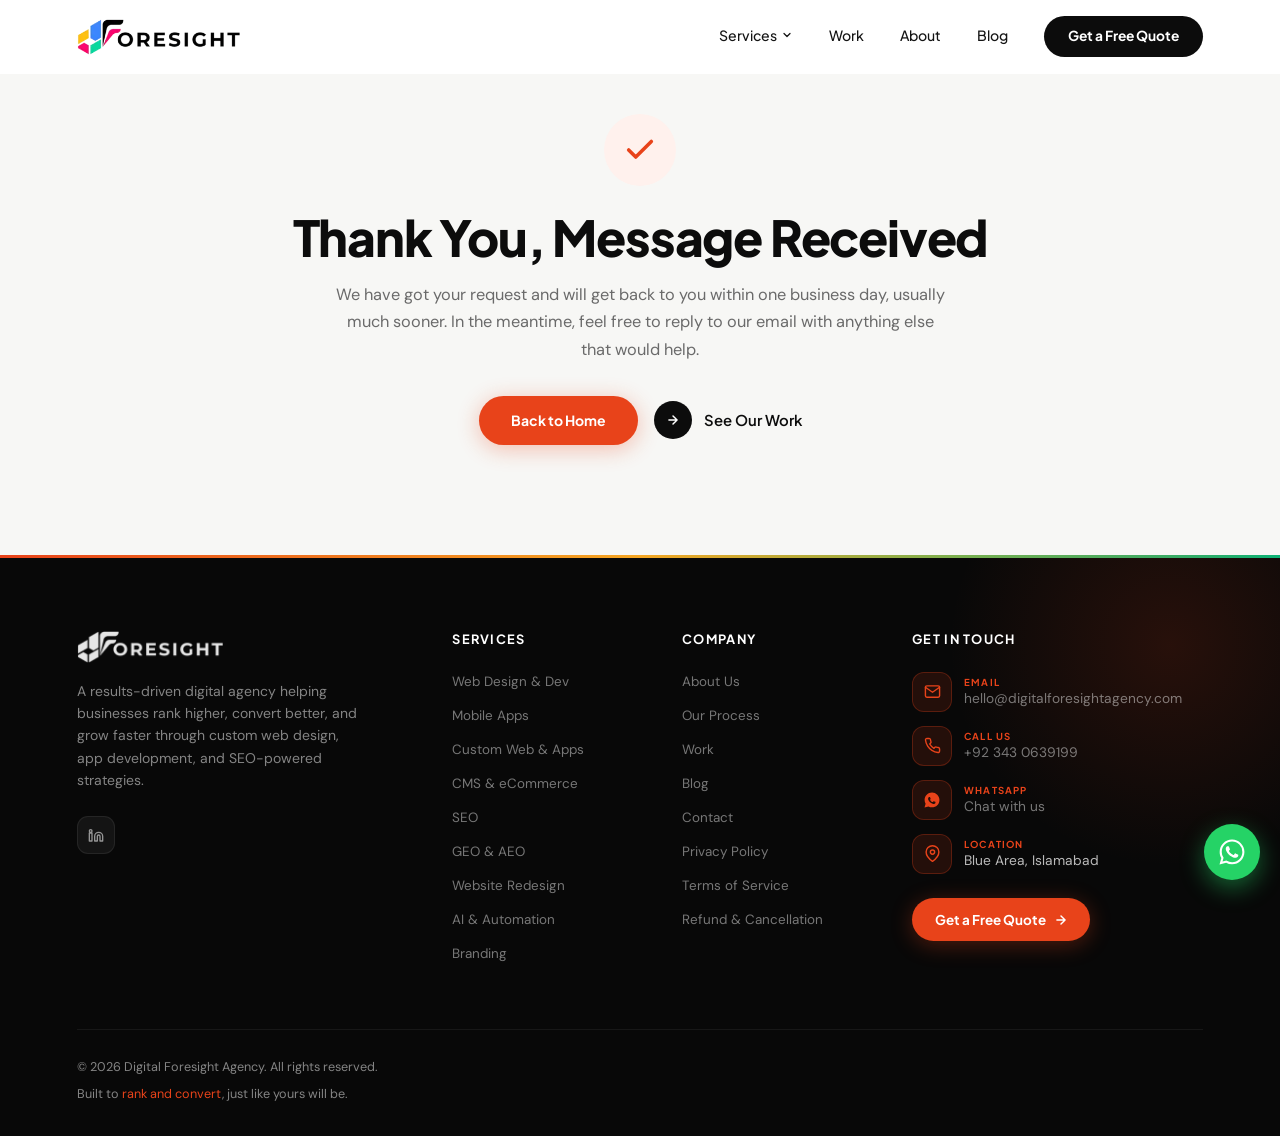
<file: thank-you.html>
<!DOCTYPE html>
<html lang="en">
<head>
  <meta charset="UTF-8" />
  <meta name="viewport" content="width=device-width, initial-scale=1.0" />
  <title>Thank You | Digital Foresight Agency</title>
  <meta name="description" content="Thanks for reaching out. We will get back to you within one business day." />
  <meta name="robots" content="noindex" />
  <link rel="canonical" href="https://www.digitalforesightagency.com/thank-you.html" />
  <link rel="icon" href="/favicon.ico" sizes="any" />
  <link rel="apple-touch-icon" href="/public/images/apple-touch-icon.png" />
  <meta name="theme-color" content="#E8431A" />
  <link rel="preconnect" href="https://fonts.googleapis.com" />
  <link rel="preconnect" href="https://fonts.gstatic.com" crossorigin />
  <link rel="stylesheet" href="https://fonts.googleapis.com/css2?family=Plus+Jakarta+Sans:wght@500;600;700;800&family=DM+Sans:ital,wght@0,300;0,400;0,500;0,600;1,400&display=swap" />
  <link rel="stylesheet" href="/css/style.css?v=20260828b" />
</head>
<body>

  <!-- ==================== HEADER ==================== -->
  <header class="site-header" id="site-header">
    <a class="brand" href="/" aria-label="Digital Foresight Agency home">
      <img src="/public/logo.png" alt="Digital Foresight Agency" width="152" height="35" />
    </a>

    <nav class="nav-primary" aria-label="Primary">
      <ul class="nav-list">
        <li class="has-dropdown">
          <button class="nav-link" type="button" aria-expanded="false" aria-controls="services-menu" data-dropdown>
            Services
            <svg width="12" height="12" viewBox="0 0 24 24" fill="none" stroke="currentColor" stroke-width="2.5" stroke-linecap="round" stroke-linejoin="round" aria-hidden="true"><path d="M6 9l6 6 6-6"/></svg>
          </button>
          <div class="dropdown" id="services-menu">
            <a href="/#services" data-modal="website"><span class="dot"></span>Website Design &amp; Development</a>
            <a href="/#services" data-modal="mobile-app"><span class="dot"></span>Mobile App Development</a>
            <a href="/#services" data-modal="custom"><span class="dot"></span>Custom Web &amp; App Solutions</a>
            <a href="/#services" data-modal="cms"><span class="dot"></span>CMS &amp; eCommerce</a>
            <a href="/#services" data-modal="seo"><span class="dot"></span>Search Engine Optimization</a>
            <a href="/#services" data-modal="geo-aeo"><span class="dot"></span>GEO &amp; AEO (AI Search)</a>
            <a href="/#services" data-modal="redesign"><span class="dot"></span>Website Redesign &amp; CRO</a>
            <a href="/#services" data-modal="ai"><span class="dot"></span>AI Chatbots &amp; Automation</a>
            <a href="/#services" data-modal="branding"><span class="dot"></span>Graphic Design &amp; Branding</a>
          </div>
        </li>
        <li><a class="nav-link" href="/#work">Work</a></li>
        <li><a class="nav-link" href="/about/">About</a></li>
        <li><a class="nav-link" href="/blog/">Blog</a></li>
        <!-- Pricing hidden for now -->
        <li><a class="btn-dark" href="/#contact" style="padding:0.625rem 1.5rem;font-size:0.86rem;">Get a Free Quote</a></li>
      </ul>
    </nav>

    <button class="burger" type="button" aria-label="Open menu" aria-expanded="false" aria-controls="mobile-menu" id="burger">
      <span></span><span></span><span></span>
    </button>

    <div class="mobile-menu" id="mobile-menu" hidden>
      <p class="menu-label">Services</p>
      <a href="/#services" data-modal="website">Website Design &amp; Development</a>
      <a href="/#services" data-modal="mobile-app">Mobile App Development</a>
      <a href="/#services" data-modal="custom">Custom Web &amp; App Solutions</a>
      <a href="/#services" data-modal="cms">CMS &amp; eCommerce</a>
      <a href="/#services" data-modal="seo">Search Engine Optimization</a>
      <a href="/#services" data-modal="geo-aeo">GEO &amp; AEO (AI Search)</a>
      <a href="/#services" data-modal="redesign">Website Redesign &amp; CRO</a>
      <a href="/#services" data-modal="ai">AI Chatbots &amp; Automation</a>
      <a href="/#services" data-modal="branding">Graphic Design &amp; Branding</a>
      <hr />
      <a href="/#work">Work</a>
      <a href="/about/">About</a>
      <a href="/blog/">Blog</a>
      <!-- Pricing hidden for now -->
      <a class="btn-dark" href="/#contact">Get a Free Quote</a>
    </div>
  </header>

  <main>
    <section class="page-hero" style="padding-bottom:var(--section-y);">
      <div style="width:72px;height:72px;border-radius:9999px;background:var(--accent-light);display:flex;align-items:center;justify-content:center;margin:0 auto 1.5rem;">
        <svg width="34" height="34" viewBox="0 0 24 24" fill="none" stroke="#E8431A" stroke-width="2.5" stroke-linecap="round" stroke-linejoin="round" aria-hidden="true"><polyline points="20 6 9 17 4 12"/></svg>
      </div>
      <h1>Thank You, Message Received</h1>
      <p>We have got your request and will get back to you within one business day, usually much sooner. In the meantime, feel free to reply to our email with anything else that would help.</p>
      <div style="margin-top:2rem;display:flex;gap:1rem;justify-content:center;flex-wrap:wrap;">
        <a class="btn-primary" href="/">Back to Home</a>
        <a class="btn-ghost" href="/#work"><span class="circle" aria-hidden="true"><svg width="14" height="14" viewBox="0 0 24 24" fill="none" stroke="#fff" stroke-width="2.5" stroke-linecap="round" stroke-linejoin="round"><path d="M5 12h14M12 5l7 7-7 7"/></svg></span>See Our Work</a>
      </div>
    </section>
  </main>

  <!-- ==================== FOOTER ==================== -->
  <footer class="site-footer">
    <div class="footer-glow" aria-hidden="true"></div>
    <h2 class="visually-hidden">Site footer</h2>
    <div class="footer-grid">
      <div class="footer-brand">
        <img src="/public/logo.png" alt="Digital Foresight Agency" width="136" height="31" />
        <p>A results-driven digital agency helping businesses rank higher, convert better, and grow faster through custom web design, app development, and SEO-powered strategies.</p>
        <div class="socials">
          <a href="https://www.linkedin.com/in/bilal-ateeq-x/" target="_blank" rel="noopener" aria-label="LinkedIn"><svg width="16" height="16" viewBox="0 0 24 24" fill="none" stroke="currentColor" stroke-width="2" stroke-linecap="round" stroke-linejoin="round" aria-hidden="true"><path d="M16 8a6 6 0 0 1 6 6v7h-4v-7a2 2 0 0 0-2-2 2 2 0 0 0-2 2v7h-4v-7a6 6 0 0 1 6-6zM2 9h4v12H2zM4 4a2 2 0 1 1 0 4 2 2 0 0 1 0-4z"/></svg></a>
        </div>
      </div>

      <div class="footer-col">
        <h3>Services</h3>
        <ul>
          <li><a href="/#services" data-modal="website">Web Design &amp; Dev</a></li>
          <li><a href="/#services" data-modal="mobile-app">Mobile Apps</a></li>
          <li><a href="/#services" data-modal="custom">Custom Web &amp; Apps</a></li>
          <li><a href="/#services" data-modal="cms">CMS &amp; eCommerce</a></li>
          <li><a href="/#services" data-modal="seo">SEO</a></li>
          <li><a href="/#services" data-modal="geo-aeo">GEO &amp; AEO</a></li>
          <li><a href="/#services" data-modal="redesign">Website Redesign</a></li>
          <li><a href="/#services" data-modal="ai">AI &amp; Automation</a></li>
          <li><a href="/#services" data-modal="branding">Branding</a></li>
        </ul>
      </div>

      <div class="footer-col">
        <h3>Company</h3>
        <ul>
          <li><a href="/about/">About Us</a></li>
          <li><a href="/about/#process">Our Process</a></li>
          <li><a href="/#work">Work</a></li>
          <li><a href="/blog/">Blog</a></li>
          <li><a href="/#contact">Contact</a></li>
          <li><a href="/privacy-policy/">Privacy Policy</a></li>
          <li><a href="/terms/">Terms of Service</a></li>
          <li><a href="/refund-policy/">Refund &amp; Cancellation</a></li>
        </ul>
      </div>

      <div class="footer-col footer-contact">
        <h3>Get in Touch</h3>
          <a class="fc-item" href="mailto:hello@digitalforesightagency.com">
            <span class="fc-ic"><svg width="17" height="17" viewBox="0 0 24 24" fill="none" stroke="currentColor" stroke-width="2" stroke-linecap="round" stroke-linejoin="round" aria-hidden="true"><path d="M4 4h16c1.1 0 2 .9 2 2v12c0 1.1-.9 2-2 2H4c-1.1 0-2-.9-2-2V6c0-1.1.9-2 2-2z"/><polyline points="22,6 12,13 2,6"/></svg></span>
            <span class="fc-text"><span class="fc-label">Email</span><span class="fc-val">hello@digitalforesightagency.com</span></span>
          </a>
          <a class="fc-item" href="tel:+923430639199">
            <span class="fc-ic"><svg width="17" height="17" viewBox="0 0 24 24" fill="none" stroke="currentColor" stroke-width="2" stroke-linecap="round" stroke-linejoin="round" aria-hidden="true"><path d="M22 16.92v3a2 2 0 0 1-2.18 2 19.79 19.79 0 0 1-8.63-3.07 19.5 19.5 0 0 1-6-6 19.79 19.79 0 0 1-3.07-8.67A2 2 0 0 1 4.11 2h3a2 2 0 0 1 2 1.72c.13.96.36 1.9.7 2.81a2 2 0 0 1-.45 2.11L8.09 9.91a16 16 0 0 0 6 6l1.27-1.27a2 2 0 0 1 2.11-.45c.9.34 1.85.57 2.81.7A2 2 0 0 1 22 16.92z"/></svg></span>
            <span class="fc-text"><span class="fc-label">Call us</span><span class="fc-val">+92 343 0639199</span></span>
          </a>
          <a class="fc-item" href="https://wa.me/923430639199" target="_blank" rel="noopener">
            <span class="fc-ic"><svg width="18" height="18" viewBox="0 0 24 24" fill="currentColor" aria-hidden="true"><path d="M12.04 2c-5.46 0-9.9 4.44-9.9 9.9 0 1.75.46 3.45 1.32 4.95L2 22l5.3-1.39a9.87 9.87 0 0 0 4.73 1.21h.01c5.46 0 9.9-4.44 9.9-9.9 0-2.64-1.03-5.13-2.9-7A9.82 9.82 0 0 0 12.04 2zm4.52 14.13c-.19.53-1.1 1.02-1.52 1.06-.4.04-.9.19-2.98-.62-2.52-.98-4.13-3.53-4.25-3.69-.12-.16-1.02-1.36-1.02-2.6 0-1.24.65-1.85.88-2.1.23-.25.5-.31.67-.31.17 0 .33 0 .48.01.15.01.36-.06.56.43.2.5.7 1.72.76 1.84.06.12.1.27.02.43-.08.16-.12.26-.24.4-.12.14-.25.31-.36.42-.12.12-.24.25-.1.49.14.24.62 1.02 1.33 1.65.91.81 1.68 1.06 1.92 1.18.24.12.38.1.52-.06.14-.16.6-.7.76-.94.16-.24.32-.2.54-.12.22.08 1.4.66 1.64.78.24.12.4.18.46.28.06.1.06.57-.13 1.1z"/></svg></span>
            <span class="fc-text"><span class="fc-label">WhatsApp</span><span class="fc-val">Chat with us</span></span>
          </a>
        <div class="fc-item fc-static">
          <span class="fc-ic"><svg width="17" height="17" viewBox="0 0 24 24" fill="none" stroke="currentColor" stroke-width="2" stroke-linecap="round" stroke-linejoin="round" aria-hidden="true"><path d="M21 10c0 7-9 13-9 13s-9-6-9-13a9 9 0 0 1 18 0z"/><circle cx="12" cy="10" r="3"/></svg></span>
          <span class="fc-text"><span class="fc-label">Location</span><span class="fc-val">Blue Area, Islamabad</span></span>
        </div>
        <a class="btn-primary footer-quote" href="/#contact">Get a Free Quote <svg width="14" height="14" viewBox="0 0 24 24" fill="none" stroke="currentColor" stroke-width="2.5" stroke-linecap="round" stroke-linejoin="round" aria-hidden="true"><path d="M5 12h14M12 5l7 7-7 7"/></svg></a>
      </div>
    </div>

    <div class="footer-bottom">
      <span>&copy; <span id="year">2026</span> Digital Foresight Agency. All rights reserved.</span>
      <span>Built to <a href="/#services">rank and convert</a>, just like yours will be.</span>
    </div>
  </footer>

  <script src="/js/nav.js" defer></script>
  <a class="wa-float" href="https://wa.me/923430639199" target="_blank" rel="noopener" aria-label="Chat with us on WhatsApp">
    <svg width="30" height="30" viewBox="0 0 24 24" fill="#fff" aria-hidden="true"><path d="M12.04 2c-5.46 0-9.9 4.44-9.9 9.9 0 1.75.46 3.45 1.32 4.95L2 22l5.3-1.39a9.87 9.87 0 0 0 4.73 1.21h.01c5.46 0 9.9-4.44 9.9-9.9 0-2.64-1.03-5.13-2.9-7A9.82 9.82 0 0 0 12.04 2zm0 18.13h-.01a8.2 8.2 0 0 1-4.18-1.15l-.3-.18-3.11.82.83-3.03-.2-.31a8.2 8.2 0 0 1-1.26-4.38c0-4.54 3.7-8.23 8.24-8.23 2.2 0 4.27.86 5.82 2.42a8.18 8.18 0 0 1 2.41 5.82c0 4.54-3.7 8.23-8.24 8.23zm4.52-6.16c-.25-.12-1.47-.72-1.69-.81-.23-.08-.39-.12-.56.13-.16.25-.64.81-.79.97-.14.17-.29.19-.54.06-.25-.12-1.05-.39-1.99-1.23-.74-.66-1.23-1.47-1.38-1.72-.14-.25-.02-.38.11-.51.11-.11.25-.29.37-.43.13-.14.17-.25.25-.41.08-.17.04-.31-.02-.43-.06-.12-.56-1.34-.76-1.84-.2-.48-.4-.42-.56-.43-.14-.01-.31-.01-.48-.01-.17 0-.43.06-.66.31-.23.25-.86.85-.86 2.07 0 1.22.89 2.4 1.01 2.57.12.17 1.75 2.67 4.23 3.74.59.26 1.05.41 1.41.52.59.19 1.13.16 1.56.1.48-.07 1.47-.6 1.68-1.18.21-.58.21-1.07.14-1.18-.06-.1-.22-.16-.47-.28z"/></svg>
  </a>
</body>
</html>
</file>
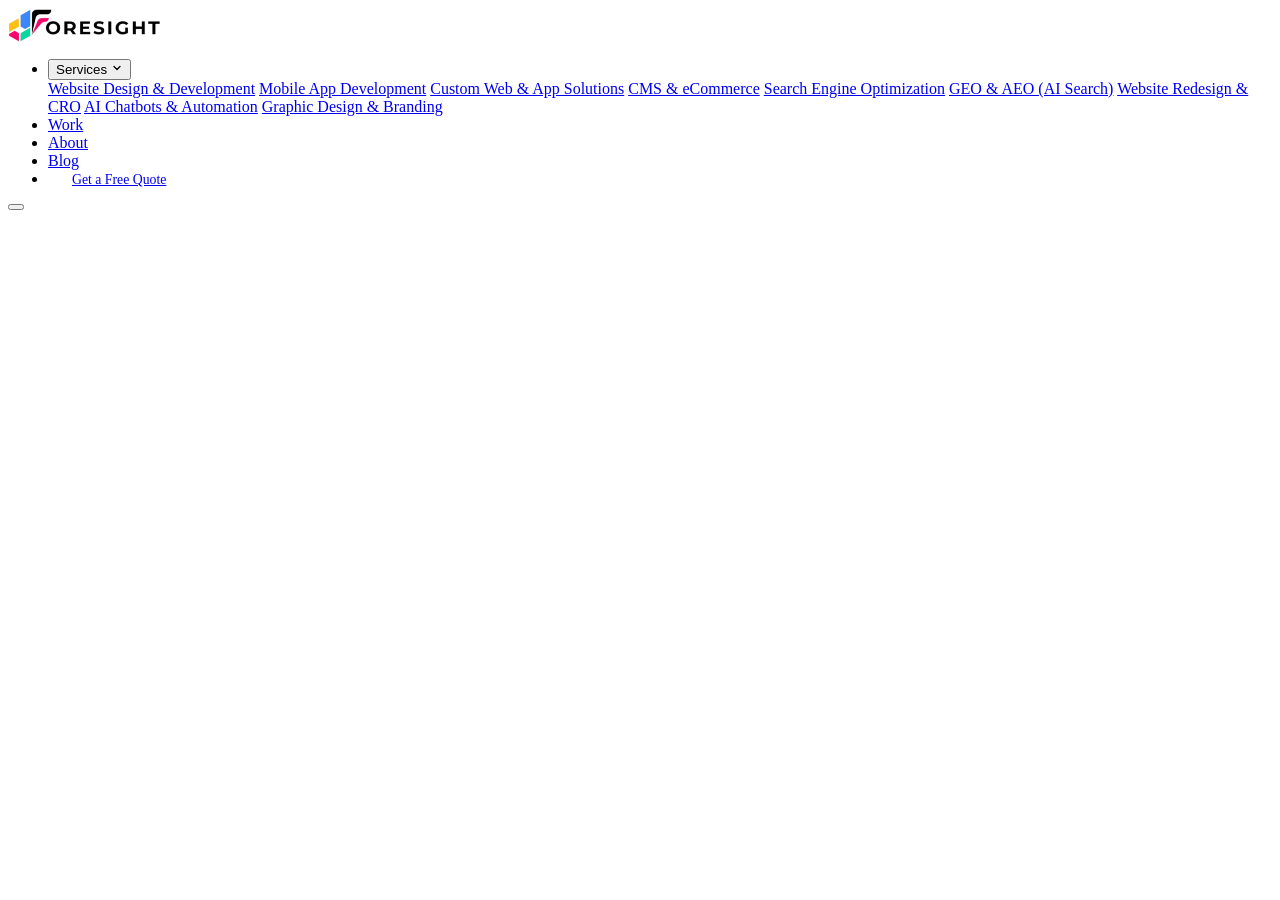
<file: partials/header.html>
<!--
  SHARED HEADER PARTIAL (Phase 2). Copy into each new page's <body>.
  Service links open popups on the homepage (needs js/modal.js + the .svc-details block);
  on other pages they fall back to navigating to /#services.
-->
  <header class="site-header" id="site-header">
    <a class="brand" href="/" aria-label="Digital Foresight Agency home">
      <img src="/public/logo.png" alt="Digital Foresight Agency" width="152" height="35" />
    </a>

    <nav class="nav-primary" aria-label="Primary">
      <ul class="nav-list">
        <li class="has-dropdown">
          <button class="nav-link" type="button" aria-expanded="false" aria-controls="services-menu" data-dropdown>
            Services
            <svg width="12" height="12" viewBox="0 0 24 24" fill="none" stroke="currentColor" stroke-width="2.5" stroke-linecap="round" stroke-linejoin="round" aria-hidden="true"><path d="M6 9l6 6 6-6"/></svg>
          </button>
          <div class="dropdown" id="services-menu">
            <a href="/#services" data-modal="website"><span class="dot"></span>Website Design &amp; Development</a>
            <a href="/#services" data-modal="mobile-app"><span class="dot"></span>Mobile App Development</a>
            <a href="/#services" data-modal="custom"><span class="dot"></span>Custom Web &amp; App Solutions</a>
            <a href="/#services" data-modal="cms"><span class="dot"></span>CMS &amp; eCommerce</a>
            <a href="/#services" data-modal="seo"><span class="dot"></span>Search Engine Optimization</a>
            <a href="/#services" data-modal="geo-aeo"><span class="dot"></span>GEO &amp; AEO (AI Search)</a>
            <a href="/#services" data-modal="redesign"><span class="dot"></span>Website Redesign &amp; CRO</a>
            <a href="/#services" data-modal="ai"><span class="dot"></span>AI Chatbots &amp; Automation</a>
            <a href="/#services" data-modal="branding"><span class="dot"></span>Graphic Design &amp; Branding</a>
          </div>
        </li>
        <li><a class="nav-link" href="/#work">Work</a></li>
        <li><a class="nav-link" href="/about/">About</a></li>
        <li><a class="nav-link" href="/blog/">Blog</a></li>
        <!-- Pricing hidden for now -->
        <li><a class="btn-dark" href="/#contact" style="padding:0.625rem 1.5rem;font-size:0.86rem;">Get a Free Quote</a></li>
      </ul>
    </nav>

    <button class="burger" type="button" aria-label="Open menu" aria-expanded="false" aria-controls="mobile-menu" id="burger">
      <span></span><span></span><span></span>
    </button>

    <div class="mobile-menu" id="mobile-menu" hidden>
      <p class="menu-label">Services</p>
      <a href="/#services" data-modal="website">Website Design &amp; Development</a>
      <a href="/#services" data-modal="mobile-app">Mobile App Development</a>
      <a href="/#services" data-modal="custom">Custom Web &amp; App Solutions</a>
      <a href="/#services" data-modal="cms">CMS &amp; eCommerce</a>
      <a href="/#services" data-modal="seo">Search Engine Optimization</a>
      <a href="/#services" data-modal="geo-aeo">GEO &amp; AEO (AI Search)</a>
      <a href="/#services" data-modal="redesign">Website Redesign &amp; CRO</a>
      <a href="/#services" data-modal="ai">AI Chatbots &amp; Automation</a>
      <a href="/#services" data-modal="branding">Graphic Design &amp; Branding</a>
      <hr />
      <a href="/#work">Work</a>
      <a href="/about/">About</a>
      <a href="/blog/">Blog</a>
      <!-- Pricing hidden for now -->
      <a class="btn-dark" href="/#contact">Get a Free Quote</a>
    </div>
  </header>
</file>
<file: css/style.css>
/* ==========================================================================
   Digital Foresight Agency, style.css
   Hand-written, mobile-first, no framework. Tokens per BRAND.md.
   ========================================================================== */

/* ---------- Design tokens ---------- */
:root {
  --font-display: 'Plus Jakarta Sans', -apple-system, BlinkMacSystemFont, sans-serif;
  --font-body:    'DM Sans', -apple-system, BlinkMacSystemFont, sans-serif;

  --accent:        #E8431A;  /* primary CTA / brand orange-red */
  --accent-light:  #fff1ed;
  --accent2:       #F5A623;  /* amber, secondary accent */
  --accent3:       #00B87A;  /* teal/green, secondary accent */
  --black:         #0c0c0c;  /* near-black, dark sections */
  --ink:           #141414;  /* body text on white */
  --gray-bg:       #f7f7f5;  /* light section background */
  --gray-border:   #e5e5e1;
  --muted:         #6a6a6a;  /* secondary text */

  --footer-black:  #080808;
  --nav-h:         74px;
  --pad-x:         6%;
  --section-y:     64px;   /* mobile default, enhanced below */
}

/* ---------- Reset ---------- */
*, *::before, *::after { box-sizing: border-box; }
* { margin: 0; padding: 0; }

html { scroll-behavior: smooth; -webkit-text-size-adjust: 100%; scroll-padding-top: 90px; }

body {
  font-family: var(--font-body);
  color: var(--ink);
  background: #ffffff;
  overflow-x: hidden;
  -webkit-font-smoothing: antialiased;
  -moz-osx-font-smoothing: grayscale;
  line-height: 1.5;
}

img { max-width: 100%; display: block; }
a { color: inherit; text-decoration: none; }
ul { list-style: none; }
button { font-family: inherit; cursor: pointer; border: none; background: none; }
h1, h2, h3, h4, h5, h6 { font-family: var(--font-display); }
:focus-visible { outline: 2px solid var(--accent); outline-offset: 2px; }

.visually-hidden {
  position: absolute; width: 1px; height: 1px; padding: 0; margin: -1px;
  overflow: hidden; clip: rect(0 0 0 0); white-space: nowrap; border: 0;
}

/* ---------- Layout helpers ---------- */
.section {
  padding: var(--section-y) var(--pad-x);
}
.section-dark { background: var(--black); }
.section-gray { background: var(--gray-bg); }
.container { max-width: 1240px; margin: 0 auto; }

/* ==========================================================================
   Buttons
   ========================================================================== */
.btn-primary,
.btn-dark,
.btn-outline {
  display: inline-flex;
  align-items: center;
  gap: 8px;
  font-family: var(--font-display);
  font-size: 0.875rem;
  padding: 0.875rem 2rem;
  border-radius: 9999px;
  transition: all 0.2s ease;
  white-space: nowrap;
}
.btn-primary {
  background: var(--accent);
  color: #fff;
  font-weight: 700;
  box-shadow: 0 4px 22px rgba(232,67,26,0.32);
}
.btn-primary:hover {
  transform: translateY(-2px);
  box-shadow: 0 10px 32px rgba(232,67,26,0.42);
}
.btn-dark {
  background: var(--black);
  color: #fff;
  font-weight: 700;
}
.btn-dark:hover { background: var(--accent); color: #fff; }
.btn-outline {
  color: #fff;
  font-weight: 600;
  padding: 0.875rem 1.75rem;
  border: 1px solid rgba(255,255,255,0.2);
}
.btn-outline:hover { border-color: rgba(255,255,255,0.6); background: rgba(255,255,255,0.05); }

/* Secondary "explore" text link with circle icon */
.btn-ghost {
  display: inline-flex; align-items: center; gap: 12px;
  font-family: var(--font-display); font-weight: 600; font-size: 0.93rem;
  color: var(--black);
}
.btn-ghost .circle {
  width: 38px; height: 38px; background: var(--black); border-radius: 9999px;
  display: flex; align-items: center; justify-content: center; flex-shrink: 0;
  transition: background 0.2s ease;
}
.btn-ghost:hover .circle { background: var(--accent); }

/* ==========================================================================
   Section eyebrow / titles
   ========================================================================== */
.section-tag {
  display: inline-flex; align-items: center; gap: 8px;
  color: var(--accent); font-family: var(--font-display); font-weight: 700;
  font-size: 0.72rem; text-transform: uppercase; letter-spacing: 0.12em;
  margin-bottom: 12px;
}
.section-tag::before {
  content: ''; display: block; width: 16px; height: 2px;
  background: var(--accent); flex-shrink: 0;
}
.section-tag.center { justify-content: center; }

.section-title {
  font-family: var(--font-display); font-weight: 800; line-height: 1.12;
  color: var(--ink); font-size: clamp(1.9rem, 3vw, 2.65rem); letter-spacing: -1px;
}
.section-title.on-dark { color: #fff; }

.section-desc {
  color: var(--muted); line-height: 1.7; font-size: 0.95rem;
}

/* ==========================================================================
   Reveal on scroll
   ========================================================================== */
.reveal { opacity: 0; transform: translateY(28px); transition: opacity 0.65s ease, transform 0.65s ease; }
.reveal.in { opacity: 1; transform: translateY(0); }
.d1 { transition-delay: 0.1s; } .d2 { transition-delay: 0.2s; }
.d3 { transition-delay: 0.3s; } .d4 { transition-delay: 0.4s; }
@media (prefers-reduced-motion: reduce) {
  .reveal { opacity: 1; transform: none; transition: none; }
  html { scroll-behavior: auto; }
}

/* ==========================================================================
   Header / Nav
   ========================================================================== */
.site-header {
  position: fixed; top: 0; left: 0; right: 0; z-index: 50;
  height: var(--nav-h); padding: 0 var(--pad-x);
  display: flex; align-items: center; justify-content: space-between;
  background: rgba(255,255,255,0.97);
  -webkit-backdrop-filter: blur(18px); backdrop-filter: blur(18px);
  border-bottom: 1px solid transparent;
  transition: border-color 0.3s ease, box-shadow 0.3s ease;
}
.site-header.scrolled {
  border-bottom-color: var(--gray-border);
  box-shadow: 0 4px 24px rgba(0,0,0,0.06);
}
.brand { display: flex; align-items: center; }
.brand img { height: 38px; width: auto; }

.nav-primary { display: none; }
.nav-list { display: flex; gap: 2.25rem; align-items: center; }
.nav-link {
  position: relative; font-family: var(--font-display); font-weight: 500;
  font-size: 0.88rem; color: var(--ink); transition: color 0.2s ease;
  background: none; display: inline-flex; align-items: center; gap: 4px;
}
.nav-link:hover { color: var(--accent); }
.nav-link::after {
  content: ''; position: absolute; bottom: -3px; left: 0;
  width: 0; height: 2px; background: var(--accent); transition: width 0.25s ease;
}
.nav-link:hover::after { width: 100%; }

/* Services dropdown */
.has-dropdown { position: relative; }
.dropdown {
  position: absolute; top: 100%; left: 50%; transform: translateX(-50%) translateY(6px);
  margin-top: 12px; background: #fff; border-radius: 16px;
  box-shadow: 0 20px 60px rgba(0,0,0,0.12); border: 1px solid var(--gray-border);
  padding: 8px; width: 270px; z-index: 50;
  opacity: 0; visibility: hidden; transition: opacity 0.2s ease, transform 0.2s ease;
}
.has-dropdown:hover .dropdown,
.has-dropdown:focus-within .dropdown,
.dropdown.open {
  opacity: 1; visibility: visible; transform: translateX(-50%) translateY(0);
}
.dropdown a {
  display: flex; align-items: center; gap: 12px; padding: 10px 16px;
  border-radius: 12px; transition: background 0.2s ease;
  font-family: var(--font-display); font-weight: 500; font-size: 0.875rem; color: var(--ink);
}
.dropdown a:hover { background: var(--gray-bg); }
.dropdown a .dot {
  width: 8px; height: 8px; border-radius: 9999px; background: var(--accent);
  opacity: 0.6; flex-shrink: 0; transition: opacity 0.2s ease;
}
.dropdown a:hover .dot { opacity: 1; }

/* Burger */
.burger {
  display: flex; flex-direction: column; gap: 5px; padding: 8px;
}
.burger span { display: block; width: 22px; height: 2px; background: var(--ink); transition: all 0.25s ease; }
.burger[aria-expanded="true"] span:nth-child(1) { transform: translateY(7px) rotate(45deg); }
.burger[aria-expanded="true"] span:nth-child(2) { opacity: 0; }
.burger[aria-expanded="true"] span:nth-child(3) { transform: translateY(-7px) rotate(-45deg); }

/* Mobile menu */
.mobile-menu {
  position: absolute; top: var(--nav-h); left: 0; right: 0;
  background: #fff; border-bottom: 1px solid var(--gray-border);
  box-shadow: 0 12px 30px rgba(0,0,0,0.08);
  padding: 1.5rem var(--pad-x); display: flex; flex-direction: column; gap: 1rem;
  max-height: calc(100vh - var(--nav-h)); overflow-y: auto;
}
.mobile-menu[hidden] { display: none; }
.mobile-menu .menu-label {
  font-family: var(--font-display); font-weight: 700; font-size: 0.72rem;
  text-transform: uppercase; letter-spacing: 0.12em; color: var(--muted);
}
.mobile-menu a {
  font-family: var(--font-display); font-weight: 500; font-size: 0.95rem;
  color: var(--ink); min-height: 44px; display: flex; align-items: center;
}
.mobile-menu hr { border: none; border-top: 1px solid var(--gray-border); }
.mobile-menu .btn-dark { justify-content: center; }

/* ==========================================================================
   Hero
   ========================================================================== */
.hero {
  position: relative; overflow: hidden; background: var(--gray-bg);
  padding: calc(var(--nav-h) + 46px) var(--pad-x) 70px;
  display: grid; grid-template-columns: 1fr; gap: 3rem; align-items: center;
}
.hero-glow { position: absolute; border-radius: 9999px; pointer-events: none; filter: blur(8px); will-change: transform, opacity; }
.hero-glow-1 { top: -300px; right: -300px; width: 800px; height: 800px;
  background: radial-gradient(circle, rgba(232,67,26,0.10) 0%, transparent 65%);
  animation: glowDriftA 16s ease-in-out infinite; }
.hero-glow-2 { bottom: -200px; left: -200px; width: 600px; height: 600px;
  background: radial-gradient(circle, rgba(0,184,122,0.09) 0%, transparent 65%);
  animation: glowDriftB 20s ease-in-out infinite; }
.hero-glow-3 { top: 12%; left: 34%; width: 460px; height: 460px;
  background: radial-gradient(circle, rgba(245,166,35,0.10) 0%, transparent 65%);
  animation: glowDriftC 22s ease-in-out infinite; }
.hero-glow-4 { bottom: 4%; right: 20%; width: 380px; height: 380px;
  background: radial-gradient(circle, rgba(132,94,247,0.07) 0%, transparent 65%);
  animation: glowDriftD 26s ease-in-out infinite; }
@keyframes glowDriftA { 0%,100% { transform: translate(0,0) scale(1); opacity: 0.9; } 50% { transform: translate(-46px,34px) scale(1.14); opacity: 1; } }
@keyframes glowDriftB { 0%,100% { transform: translate(0,0) scale(1); opacity: 0.85; } 50% { transform: translate(44px,-30px) scale(1.16); opacity: 1; } }
@keyframes glowDriftC { 0%,100% { transform: translate(0,0) scale(1); opacity: 0.7; } 50% { transform: translate(36px,42px) scale(1.2); opacity: 1; } }
@keyframes glowDriftD { 0%,100% { transform: translate(0,0) scale(1); opacity: 0.65; } 50% { transform: translate(-38px,-28px) scale(1.18); opacity: 0.95; } }
@media (prefers-reduced-motion: reduce) {
  .hero-glow-1, .hero-glow-2, .hero-glow-3, .hero-glow-4 { animation: none; }
}
.hero-content { position: relative; z-index: 2; min-width: 0; }

.badge {
  display: inline-flex; align-items: center; gap: 8px;
  background: var(--accent-light); color: var(--accent);
  font-family: var(--font-display); font-weight: 700; font-size: 0.74rem;
  text-transform: uppercase; letter-spacing: 0.05em;
  padding: 6px 16px; border-radius: 9999px; margin-bottom: 1.5rem;
  border: 1px solid rgba(232,67,26,0.2);
}
.badge .pulse {
  width: 6px; height: 6px; background: var(--accent); border-radius: 9999px;
  animation: pulse 1.8s ease-in-out infinite;
}
@keyframes pulse { 0%,100% { opacity: 1; } 50% { opacity: 0.35; } }

.hero h1 {
  font-family: var(--font-display); font-weight: 800; line-height: 1.08;
  letter-spacing: -1.8px; color: var(--black);
  font-size: clamp(2.6rem, 4.5vw, 3.9rem); margin-bottom: 1.5rem;
}
.hero h1 .mark { color: var(--accent); position: relative; display: inline-block; }
.hero-lead {
  font-size: 1.04rem; color: var(--muted); line-height: 1.78;
  max-width: 520px; margin-bottom: 2.5rem;
}
.hero-ctas { display: flex; flex-wrap: wrap; gap: 1rem; align-items: center; margin-bottom: 2.25rem; }

/* Hostinger Partner trust lockup */
.hero-trust {
  display: inline-flex; align-items: center; gap: 16px; margin-top: 0;
  padding: 10px 20px 10px 12px; background: #fff;
  border: 1px solid var(--gray-border); border-radius: 14px;
  box-shadow: 0 8px 24px rgba(12,12,12,0.06);
}
.hero-trust img { height: 40px; width: auto; display: block; }
.hero-trust-label {
  display: flex; flex-direction: column; gap: 4px;
  padding-left: 16px; border-left: 1px solid var(--gray-border);
  font-family: var(--font-display); font-weight: 600; font-size: 0.78rem;
  color: var(--muted); line-height: 1.3; max-width: 165px;
}
.hero-trust-stars { display: inline-flex; gap: 2px; color: var(--accent2); }

/* Hero dark capability card */
.hero-card-wrap { display: none; }
.hero-card {
  width: 100%; background: var(--black); border-radius: 28px; padding: 2.25rem;
  position: relative; overflow: hidden; box-shadow: 0 40px 80px rgba(0,0,0,0.2);
}
.hero-card .card-glow {
  position: absolute; top: -60px; right: -60px; width: 200px; height: 200px;
  border-radius: 9999px; pointer-events: none;
  background: radial-gradient(circle, rgba(232,67,26,0.25) 0%, transparent 70%);
}
.hero-card .eyebrow {
  font-family: var(--font-display); font-weight: 600; font-size: 0.7rem;
  text-transform: uppercase; letter-spacing: 0.1em; color: rgba(255,255,255,0.35); margin-bottom: 1.25rem;
}
.hero-card h2 {
  font-family: var(--font-display); font-weight: 800; font-size: 1.45rem;
  color: #fff; line-height: 1.2; margin-bottom: 1.75rem;
}
.cap-list { display: flex; flex-direction: column; gap: 0.5rem; }
.cap-item {
  display: flex; align-items: center; gap: 12px;
  background: rgba(255,255,255,0.06); border: 1px solid rgba(255,255,255,0.07);
  border-radius: 12px; padding: 10px 16px;
  font-family: var(--font-display); font-weight: 500; font-size: 0.84rem; color: rgba(255,255,255,0.8);
  transition: background 0.2s ease;
}
.cap-item:hover { background: rgba(255,255,255,0.1); }
.cap-item .dot { width: 6px; height: 6px; border-radius: 9999px; flex-shrink: 0; }
.dot-accent { background: var(--accent); }
.dot-accent2 { background: var(--accent2); }
.dot-accent3 { background: var(--accent3); }

/* ==========================================================================
   Trust logos strip (platforms/tech) + client logo wall
   ========================================================================== */
.trust-strip { background: #111; padding: 3rem var(--pad-x); border-top: 1px solid rgba(255,255,255,0.05); }
.trust-strip .eyebrow {
  text-align: center; font-family: var(--font-display); font-weight: 700;
  font-size: 0.68rem; text-transform: uppercase; letter-spacing: 0.25em;
  color: rgba(255,255,255,0.2); margin-bottom: 2.5rem;
}
.tech-grid {
  display: grid; grid-template-columns: repeat(3, 1fr); gap: 2rem;
  align-items: center; max-width: 64rem; margin: 0 auto;
}
.tech-item { display: flex; flex-direction: column; align-items: center; gap: 12px; }
.tech-item span {
  font-family: var(--font-display); font-weight: 600; font-size: 0.76rem;
  letter-spacing: 0.02em; color: rgba(255,255,255,0.5); text-align: center;
}

/* Client logo wall (placeholder brand marks, Phase 2 swap) */
.client-wall { background: #111; padding: 0 var(--pad-x) 3.25rem; }
.client-inner {
  max-width: 64rem; margin: 0 auto; padding-top: 2.75rem;
  border-top: 1px solid rgba(255,255,255,0.06);
}
.client-eyebrow {
  text-align: center; font-family: var(--font-display); font-weight: 700;
  font-size: 0.68rem; text-transform: uppercase; letter-spacing: 0.22em;
  color: rgba(255,255,255,0.22); margin-bottom: 2rem;
}
.client-grid {
  display: grid; grid-template-columns: repeat(2, 1fr); gap: 1.5rem 2rem;
  align-items: center; justify-items: center;
}
.client-logo { opacity: 0.4; transition: opacity 0.3s ease; }
.client-logo:hover { opacity: 0.75; }

/* ==========================================================================
   Ticker
   ========================================================================== */
.ticker { background: var(--black); padding: 1.1rem 0; overflow: hidden; }
.ticker-track {
  display: flex; gap: 2.5rem; width: max-content;
  animation: ticker 26s linear infinite;
}
.ticker:hover .ticker-track { animation-play-state: paused; }
.ticker-item {
  display: flex; align-items: center; gap: 12px; flex-shrink: 0;
  font-family: var(--font-display); font-weight: 600; font-size: 0.78rem;
  text-transform: uppercase; letter-spacing: 0.06em; color: rgba(255,255,255,0.55);
}
.ticker-item .diamond { color: var(--accent); font-size: 0.55rem; }
@keyframes ticker { 0% { transform: translateX(0); } 100% { transform: translateX(-50%); } }

/* ==========================================================================
   Services grid
   ========================================================================== */
.services-head {
  display: flex; justify-content: space-between; align-items: flex-end;
  margin-bottom: 3.5rem; gap: 2rem; flex-wrap: wrap;
}
.services-head .section-desc { max-width: 380px; }

.grid-3 { display: grid; grid-template-columns: 1fr; gap: 1.25rem; }

.svc-card {
  background: var(--gray-bg); border-radius: 22px; padding: 2.25rem;
  border: 1px solid var(--gray-border); transition: all 0.3s ease; display: block;
}
.svc-card:hover {
  transform: translateY(-8px); background: #fff; border-color: transparent;
  box-shadow: 0 24px 60px rgba(0,0,0,0.09);
}
.svc-card.dark { background: var(--black); border-color: var(--black); }
.svc-card.dark:hover { background: #181818; }
.svc-icon {
  width: 54px; height: 54px; border-radius: 15px; display: flex;
  align-items: center; justify-content: center; margin-bottom: 1.5rem;
}
.svc-card h3 { font-weight: 700; font-size: 1.04rem; margin-bottom: 0.5rem; color: var(--ink); }
.svc-card.dark h3 { color: #fff; }
.svc-card p { font-size: 0.84rem; line-height: 1.68; margin-bottom: 1.5rem; color: var(--muted); }
.svc-card.dark p { color: rgba(255,255,255,0.5); }
.svc-more {
  display: inline-flex; align-items: center; gap: 6px;
  font-family: var(--font-display); font-weight: 700; font-size: 0.82rem;
  color: var(--accent); transition: gap 0.2s ease;
}
.svc-more:hover { gap: 12px; }
.bg-accent-light { background: var(--accent-light); }
.bg-teal-light { background: #e8faf4; }
.bg-amber-light { background: #fff8e0; }
.bg-blue-light { background: #eff4ff; }
.bg-pink-light { background: #fdf0fb; }
.bg-white-08 { background: rgba(255,255,255,0.08); }

/* ==========================================================================
   Metrics band
   ========================================================================== */
.metrics {
  background: var(--black); padding: 4.5rem var(--pad-x);
  display: grid; grid-template-columns: repeat(2, 1fr); gap: 1.25rem;
}
.metric {
  --mc: var(--accent);
  position: relative; overflow: hidden;
  text-align: center; display: flex; flex-direction: column; align-items: center;
  padding: 2.5rem 1.25rem 2.25rem;
  background: rgba(255,255,255,0.035);
  border: 1px solid rgba(255,255,255,0.08);
  border-radius: 22px;
  transition: transform .35s ease, border-color .35s ease, box-shadow .35s ease;
}
.metric::before {
  content: ''; position: absolute; left: 50%; top: -60px; transform: translateX(-50%);
  width: 190px; height: 190px; border-radius: 50%; pointer-events: none;
  background: radial-gradient(circle, var(--mc) 0%, transparent 70%);
  opacity: 0.14; filter: blur(6px); transition: opacity .35s ease;
}
.metric:hover {
  transform: translateY(-6px);
  border-color: color-mix(in srgb, var(--mc) 45%, transparent);
  box-shadow: 0 24px 50px rgba(0,0,0,0.45);
}
.metric:hover::before { opacity: 0.4; }
.metric .m-ic {
  position: relative; z-index: 1;
  display: inline-flex; align-items: center; justify-content: center;
  width: 54px; height: 54px; margin-bottom: 20px; border-radius: 15px;
  background: color-mix(in srgb, var(--mc) 15%, transparent);
  color: var(--mc);
  border: 1px solid color-mix(in srgb, var(--mc) 32%, transparent);
}
.metric .m-ic svg { width: 26px; height: 26px; }
.metric .num {
  position: relative; z-index: 1;
  font-family: var(--font-display); font-weight: 800; font-size: 3rem;
  line-height: 1; letter-spacing: -2px; color: #fff;
}
.metric .num .suf { color: var(--mc); }
.metric .num .rating { color: #fff; }
.metric .lbl {
  position: relative; z-index: 1;
  font-size: 0.82rem; color: rgba(255,255,255,0.55); font-weight: 500; margin-top: 10px;
}

/* ==========================================================================
   Why section + SEO tracker
   ========================================================================== */
.why-grid { display: grid; grid-template-columns: 1fr; gap: 4rem; align-items: center; }
.tracker-wrap { position: relative; padding-bottom: 1.75rem; }

.tracker {
  background: var(--black); border-radius: 24px; overflow: hidden;
  font-family: var(--font-display); box-shadow: 0 40px 80px rgba(0,0,0,0.18);
}
.tracker-bar {
  display: flex; align-items: center; justify-content: space-between;
  padding: 0.875rem 1.25rem; background: rgba(255,255,255,0.04);
  border-bottom: 1px solid rgba(255,255,255,0.07);
}
.tracker-bar .title {
  font-size: 0.72rem; font-weight: 700; text-transform: uppercase;
  letter-spacing: 0.1em; color: rgba(255,255,255,0.35);
}
.tracker-bar .live {
  display: flex; align-items: center; gap: 6px; font-size: 0.68rem;
  font-weight: 700; color: var(--accent3);
}
.tracker-bar .live .pulse { width: 6px; height: 6px; background: var(--accent3); border-radius: 9999px; animation: pulse 1.8s infinite; }
.tracker-summary { display: grid; grid-template-columns: repeat(3, 1fr); border-bottom: 1px solid rgba(255,255,255,0.06); }
.tracker-summary .cell { padding: 0.875rem 1rem; text-align: center; }
.tracker-summary .cell:not(:last-child) { border-right: 1px solid rgba(255,255,255,0.06); }
.tracker-summary .cell .n { font-weight: 800; font-size: 1.25rem; line-height: 1; letter-spacing: -0.5px; }
.tracker-summary .cell .l { font-size: 0.6rem; color: rgba(255,255,255,0.3); margin-top: 4px; font-weight: 500; }
.tc-teal { color: var(--accent3); } .tc-accent { color: var(--accent); } .tc-white { color: #fff; }

.tracker-cols, .tracker-row {
  display: grid; grid-template-columns: 1fr 56px 56px 74px; align-items: center;
  padding: 0.5rem 1.25rem;
}
.tracker-cols { border-bottom: 1px solid rgba(255,255,255,0.05); }
.tracker-cols span {
  font-size: 0.6rem; font-weight: 700; text-transform: uppercase;
  letter-spacing: 0.08em; color: rgba(255,255,255,0.22);
}
.tracker-cols span + span { text-align: center; }
.tracker-row { padding: 0.7rem 1.25rem; border-bottom: 1px solid rgba(255,255,255,0.04); }
.tracker-row:last-child { border-bottom: none; }
.tracker-row .kw { font-size: 0.78rem; font-weight: 500; color: rgba(255,255,255,0.75); white-space: nowrap; overflow: hidden; text-overflow: ellipsis; padding-right: 8px; }
.tracker-row .pos { text-align: center; font-weight: 800; font-size: 0.86rem; }
.pos-1 { color: var(--accent3); } .pos-top { color: var(--accent2); } .pos-rest { color: rgba(255,255,255,0.6); }
.tracker-row .chg { display: flex; align-items: center; justify-content: center; gap: 2px; font-size: 0.72rem; font-weight: 700; color: var(--accent3); }
.spark { display: flex; align-items: flex-end; justify-content: center; gap: 3px; height: 22px; }
.spark i { width: 5px; border-radius: 2px; display: block; }
.tracker-foot {
  display: flex; align-items: center; justify-content: space-between;
  padding: 0.75rem 1.25rem; background: rgba(255,255,255,0.03);
  border-top: 1px solid rgba(255,255,255,0.06);
}
.tracker-foot .u { font-size: 0.65rem; color: rgba(255,255,255,0.25); font-weight: 500; }
.tracker-foot .r { display: flex; align-items: center; gap: 4px; font-size: 0.65rem; font-weight: 700; color: var(--accent3); }

.review-badge {
  position: absolute; bottom: 0; right: -8px; background: #fff;
  border-radius: 18px; padding: 1.1rem 1.4rem; min-width: 160px;
  box-shadow: 0 16px 50px rgba(0,0,0,0.12);
}
.review-badge .score { font-family: var(--font-display); font-weight: 800; font-size: 2.2rem; line-height: 1; letter-spacing: -2px; color: var(--accent); }
.review-badge .cap { font-size: 0.75rem; color: var(--muted); line-height: 1.4; margin-top: 4px; font-weight: 500; }

.why-points { display: flex; flex-direction: column; gap: 1.25rem; margin-top: 2.5rem; }
.why-point { display: flex; gap: 1rem; align-items: flex-start; }
.why-point .ic {
  width: 46px; height: 46px; border-radius: 13px; background: #fff;
  display: flex; align-items: center; justify-content: center; flex-shrink: 0;
  box-shadow: 0 4px 14px rgba(0,0,0,0.07);
}
.why-point h3 { font-weight: 700; font-size: 0.94rem; color: var(--ink); margin-bottom: 4px; }
.why-point p { font-size: 0.83rem; color: var(--muted); line-height: 1.65; }

/* ==========================================================================
   Process
   ========================================================================== */
.process { text-align: center; }
.process-grid { display: grid; grid-template-columns: 1fr; gap: 1.5rem; margin-top: 4rem; position: relative; }
.process-line { display: none; }
.process-step { position: relative; z-index: 2; }
.process-num {
  width: 72px; height: 72px; border-radius: 9999px; background: var(--gray-bg);
  border: 3px solid #fff; box-shadow: 0 0 0 1px var(--gray-border);
  font-family: var(--font-display); font-weight: 800; font-size: 1.3rem; color: var(--ink);
  display: flex; align-items: center; justify-content: center; margin: 0 auto 1.5rem;
  transition: all 0.3s ease;
}
.process-step:hover .process-num {
  background: var(--accent); color: #fff; box-shadow: 0 0 0 1px var(--accent), 0 8px 24px rgba(232,67,26,0.3);
}
.process-step h3 { font-weight: 700; font-size: 1rem; color: var(--ink); margin-bottom: 0.5rem; }
.process-step p { font-size: 0.82rem; color: var(--muted); line-height: 1.65; padding: 0 0.5rem; }

/* ==========================================================================
   Pricing
   ========================================================================== */
.pricing-head { text-align: center; margin-bottom: 3.5rem; }
.pricing-head .section-desc { max-width: 520px; margin: 0.75rem auto 0; }
.pricing-divider {
  font-family: var(--font-display); font-weight: 700; font-size: 0.8rem;
  text-transform: uppercase; letter-spacing: 0.12em; color: var(--muted);
  display: flex; align-items: center; gap: 0.75rem; margin-bottom: 1.25rem;
}
.pricing-divider::before, .pricing-divider::after { content: ''; height: 1px; flex: 1; background: var(--gray-border); }

.price-card {
  position: relative; background: #fff; border-radius: 22px; padding: 1.75rem;
  border: 1px solid var(--gray-border); transition: all 0.3s ease;
}
.price-card:hover { transform: translateY(-4px); box-shadow: 0 20px 50px rgba(0,0,0,0.09); }
.price-card.popular { border-color: var(--accent); box-shadow: 0 4px 24px rgba(232,67,26,0.12); }
.price-card.dark { background: var(--black); border-color: var(--black); box-shadow: 0 20px 60px rgba(0,0,0,0.18); }
.ribbon {
  position: absolute; top: -12px; left: 50%; transform: translateX(-50%);
  background: var(--accent); color: #fff; font-family: var(--font-display);
  font-weight: 700; font-size: 0.65rem; text-transform: uppercase; letter-spacing: 0.1em;
  padding: 4px 12px; border-radius: 9999px; white-space: nowrap;
}
.price-bar { width: 32px; height: 4px; border-radius: 9999px; margin-bottom: 1.25rem; }
.price-card h3 { font-weight: 700; font-size: 0.97rem; color: var(--ink); margin-bottom: 4px; }
.price-card.dark h3 { color: #fff; }
.price-amt { font-family: var(--font-display); font-weight: 800; font-size: 1.6rem; line-height: 1; letter-spacing: -0.5px; margin-bottom: 0.75rem; }
.price-card p { font-size: 0.82rem; color: var(--muted); line-height: 1.65; margin-bottom: 1.25rem; }
.price-card.dark p { color: rgba(255,255,255,0.6); }
.price-list { display: flex; flex-direction: column; gap: 0.5rem; margin-bottom: 1.5rem; }
.price-list li { display: flex; align-items: center; gap: 10px; font-size: 0.8rem; color: var(--ink); }
.price-card.dark .price-list li { color: rgba(255,255,255,0.8); }
.price-list svg { flex-shrink: 0; }
.price-btn {
  display: block; text-align: center; font-family: var(--font-display);
  font-weight: 700; font-size: 0.84rem; padding: 0.625rem; border-radius: 9999px;
  border: 1px solid; transition: all 0.2s ease;
}
.price-btn.solid { background: var(--accent); color: #fff; border-color: var(--accent); }
.price-btn.solid:hover { background: #d03a14; }
.price-btn.dark-outline { border-color: var(--gray-border); color: var(--ink); }
.price-btn.dark-outline:hover { border-color: var(--accent); color: var(--accent); }
.pricing-note { text-align: center; font-size: 0.78rem; color: #aaa; max-width: 560px; margin: 0 auto; }
.pricing-note a { color: var(--accent); }
.pricing-note a:hover { text-decoration: underline; }

/* ==========================================================================
   Testimonials
   ========================================================================== */
.testi-head { text-align: center; }
.testi-head .section-desc { max-width: 480px; margin: 0.75rem auto 0; color: rgba(255,255,255,0.45); }
.testi-grid { display: grid; grid-template-columns: 1fr; gap: 1.25rem; margin-top: 3.5rem; }
.testi-card {
  border: 1px solid rgba(255,255,255,0.07); border-radius: 22px; padding: 2rem;
  background: rgba(255,255,255,0.04); transition: all 0.3s ease;
}
.testi-card:hover { transform: translateY(-4px); border-color: rgba(232,67,26,0.25); }
.stars { display: flex; gap: 4px; margin-bottom: 1.25rem; }
.testi-card blockquote { font-size: 0.88rem; line-height: 1.75; color: rgba(255,255,255,0.75); font-style: italic; margin-bottom: 1.5rem; }
.testi-author { display: flex; align-items: center; gap: 12px; }
.avatar {
  width: 44px; height: 44px; border-radius: 9999px; display: flex;
  align-items: center; justify-content: center; flex-shrink: 0;
  font-family: var(--font-display); font-weight: 800; font-size: 0.95rem; color: #fff;
}
.testi-author .nm { font-family: var(--font-display); font-weight: 700; font-size: 0.87rem; color: #fff; }
.testi-author .rl { font-size: 0.72rem; color: rgba(255,255,255,0.4); margin-top: 2px; }

/* ==========================================================================
   Featured Work (NEW)
   ========================================================================== */
.work-head {
  display: flex; justify-content: space-between; align-items: flex-end;
  margin-bottom: 3.5rem; gap: 2rem; flex-wrap: wrap;
}
.work-head .section-desc { max-width: 400px; }
.work-grid { display: grid; grid-template-columns: 1fr; gap: 1.5rem; }
.work-card {
  background: #fff; border: 1px solid var(--gray-border); border-radius: 22px;
  overflow: hidden; transition: all 0.3s ease; display: flex; flex-direction: column;
}
.work-card:hover { transform: translateY(-6px); box-shadow: 0 24px 60px rgba(0,0,0,0.1); }
.work-thumb { position: relative; aspect-ratio: 16 / 10; overflow: hidden; background: var(--gray-bg); }
.work-thumb svg { width: 100%; height: 100%; display: block; }
.work-tag {
  position: absolute; top: 14px; left: 14px; background: rgba(12,12,12,0.85);
  color: #fff; font-family: var(--font-display); font-weight: 700; font-size: 0.66rem;
  text-transform: uppercase; letter-spacing: 0.08em; padding: 5px 12px; border-radius: 9999px;
  -webkit-backdrop-filter: blur(4px); backdrop-filter: blur(4px);
}
.work-body { padding: 1.5rem 1.75rem 1.75rem; display: flex; flex-direction: column; flex: 1; }
.work-body h3 { font-weight: 700; font-size: 1.05rem; color: var(--ink); margin-bottom: 0.5rem; }
.work-stat {
  display: inline-flex; align-items: center; gap: 6px; font-family: var(--font-display);
  font-weight: 800; font-size: 0.95rem; color: var(--accent3); margin-bottom: 0.75rem;
}
.work-body p { font-size: 0.82rem; color: var(--muted); line-height: 1.6; margin-bottom: 1.25rem; flex: 1; }
.work-link {
  display: inline-flex; align-items: center; gap: 6px; font-family: var(--font-display);
  font-weight: 700; font-size: 0.82rem; color: var(--accent); transition: gap 0.2s ease;
}
.work-link:hover { gap: 12px; }

/* ==========================================================================
   FAQ (NEW)
   ========================================================================== */
.faq-head { text-align: center; margin-bottom: 3rem; }
.faq-head .section-desc { max-width: 520px; margin: 0.75rem auto 0; }
.faq-list { max-width: 800px; margin: 0 auto; display: flex; flex-direction: column; gap: 0.75rem; }
.faq-item { background: #fff; border: 1px solid var(--gray-border); border-radius: 16px; overflow: hidden; }
.faq-q {
  width: 100%; text-align: left; display: flex; align-items: center; justify-content: space-between;
  gap: 1rem; padding: 1.25rem 1.5rem; min-height: 44px;
  font-family: var(--font-display); font-weight: 700; font-size: 0.97rem; color: var(--ink);
}
.faq-q .chev { flex-shrink: 0; transition: transform 0.3s ease; color: var(--accent); }
.faq-q[aria-expanded="true"] .chev { transform: rotate(180deg); }
.faq-a { max-height: 0; overflow: hidden; transition: max-height 0.35s ease; }
.faq-a-inner { padding: 0 1.5rem 1.35rem; font-size: 0.88rem; color: var(--muted); line-height: 1.7; }

/* ==========================================================================
   CTA band
   ========================================================================== */
.cta-section { background: #fff; }
.cta-panel {
  background: var(--black); border-radius: 32px; padding: 4rem var(--pad-x);
  text-align: center; position: relative; overflow: hidden; max-width: 1100px; margin: 0 auto;
}
.cta-panel .glow {
  position: absolute; top: -120px; left: 50%; transform: translateX(-50%);
  width: 700px; height: 500px; border-radius: 9999px; pointer-events: none;
  background: radial-gradient(circle, rgba(232,67,26,0.18) 0%, transparent 70%);
  animation: glowPulse 9s ease-in-out infinite;
}
@keyframes glowPulse {
  0%,100% { opacity: 0.85; transform: translateX(-50%) scale(1); }
  50% { opacity: 1; transform: translateX(-50%) scale(1.12); }
}
@media (prefers-reduced-motion: reduce) {
  .cta-panel .glow, .contact-panel .glow { animation: none; }
}
.cta-inner { position: relative; z-index: 2; }
.cta-inner h2 { max-width: 620px; margin: 0 auto 1rem; }
.cta-inner .section-desc { max-width: 500px; margin: 0 auto 2.75rem; color: rgba(255,255,255,0.45); }
.cta-ctas { display: flex; gap: 1rem; justify-content: center; flex-wrap: wrap; }

/* ==========================================================================
   Footer
   ========================================================================== */
.site-footer { background: var(--footer-black); color: rgba(255,255,255,0.5); padding: 75px var(--pad-x) 2rem; }
.footer-grid { display: grid; grid-template-columns: 1fr; gap: 3rem; margin-bottom: 4rem; }
.footer-brand img { height: 34px; width: auto; filter: brightness(0) invert(1); opacity: 0.9; margin-bottom: 1rem; }
.footer-brand p { font-size: 0.875rem; line-height: 1.6; max-width: 280px; margin-bottom: 1.5rem; }
.socials { display: flex; gap: 10px; }
.socials a {
  width: 38px; height: 38px; border-radius: 10px; background: rgba(255,255,255,0.05);
  border: 1px solid rgba(255,255,255,0.07); display: flex; align-items: center; justify-content: center;
  transition: all 0.2s ease;
}
.socials a:hover { background: var(--accent); border-color: var(--accent); }
.footer-col h3 { font-family: var(--font-display); font-weight: 700; font-size: 0.8rem; text-transform: uppercase; letter-spacing: 0.1em; color: #fff; margin-bottom: 1.25rem; }
.footer-col ul { display: flex; flex-direction: column; gap: 10px; }
.footer-col a { font-size: 0.84rem; color: rgba(255,255,255,0.45); transition: color 0.2s ease; }
.footer-col a:hover { color: #fff; }
.footer-bottom {
  border-top: 1px solid rgba(255,255,255,0.06); padding-top: 1.75rem;
  display: flex; flex-direction: column; gap: 0.5rem; font-size: 0.79rem;
}
.footer-bottom a { color: var(--accent); }

/* ==========================================================================
   Responsive, tablet 768px+
   ========================================================================== */
@media (min-width: 768px) {
  .grid-3 { grid-template-columns: repeat(2, 1fr); }
  .tech-grid { grid-template-columns: repeat(6, 1fr); }
  .client-grid { grid-template-columns: repeat(4, 1fr); }
  .metrics { grid-template-columns: repeat(4, 1fr); }
  .process-grid { grid-template-columns: repeat(2, 1fr); }
  .work-grid { grid-template-columns: repeat(2, 1fr); }
  .testi-grid { grid-template-columns: repeat(2, 1fr); }
  .price-grid-5, .price-grid-3 { grid-template-columns: repeat(2, 1fr); }
  .footer-grid { grid-template-columns: repeat(2, 1fr); }
}

/* ==========================================================================
   Responsive, desktop 1024px+
   ========================================================================== */
@media (min-width: 1024px) {
  :root { --section-y: 110px; }
  .nav-primary { display: block; }
  .burger { display: none; }

  .hero { grid-template-columns: 55% 45%; padding-top: calc(var(--nav-h) + 56px); padding-bottom: 90px; }
  .hero-card-wrap { display: flex; align-items: center; justify-content: center; position: relative; z-index: 2; min-width: 0; }

  .grid-3 { grid-template-columns: repeat(3, 1fr); }
  .why-grid { grid-template-columns: repeat(2, 1fr); gap: 5rem; }
  .process-grid { grid-template-columns: repeat(4, 1fr); }
  .process-line { display: block; position: absolute; top: 36px; left: 12%; right: 12%; height: 1px; background: var(--gray-border); z-index: 1; }
  .work-grid { grid-template-columns: repeat(3, 1fr); }
  .testi-grid { grid-template-columns: repeat(3, 1fr); }
  .price-grid-5 { grid-template-columns: repeat(3, 1fr); }
  .price-grid-3 { grid-template-columns: repeat(3, 1fr); }
  .footer-grid { grid-template-columns: 2.2fr 1fr 1fr 1fr; }
}

/* Larger client wall on wide screens */
@media (min-width: 1024px) {
  .client-grid { grid-template-columns: repeat(6, 1fr); }
}

/* ==========================================================================
   Generated illustrations + UI polish (added in illustration pass)
   ========================================================================== */

/* Hero illustration, the hero visual on all breakpoints (its off-white
   background blends into the #f7f7f5 hero, so no visible frame). */
.hero-visual { position: relative; z-index: 2; min-width: 0; }
.hero-visual img {
  display: block; width: 100%; max-width: 400px; height: auto; margin: 1rem auto 0;
}
@media (min-width: 1024px) {
  .hero-visual img { max-width: 560px; margin: 0 auto; }
}

/* Featured Work card images replace the inline-SVG placeholders */
.work-thumb img { width: 100%; height: 100%; object-fit: cover; display: block; }

/* CTA rocket illustration, bottom-right of the dark panel, edges faded into it */
.cta-illustration {
  position: absolute; right: 0; bottom: 0; width: 44%; max-width: 420px; height: auto;
  opacity: 0.85; pointer-events: none; z-index: 1;
  -webkit-mask-image: radial-gradient(120% 120% at 78% 72%, #000 46%, transparent 74%);
  mask-image: radial-gradient(120% 120% at 78% 72%, #000 46%, transparent 74%);
}
@media (max-width: 767px) { .cta-illustration { display: none; } }

/* Metric numbers get a subtle tabular feel while counting up */
.metric .num { font-variant-numeric: tabular-nums; }

/* Slightly richer work-card hover: lift the image a touch */
.work-thumb { transition: none; }
.work-card:hover .work-thumb img { transform: scale(1.04); }
.work-thumb img { transition: transform 0.5s ease; }

/* ==========================================================================
   Technologies section (premium dark) + testimonial avatars
   ========================================================================== */
.tech-section { background: #0e0e0e; }
.tech-head { text-align: center; max-width: 720px; margin: 0 auto 3rem; }
.tech-head .section-desc { color: rgba(255,255,255,0.55); margin: 0.9rem auto 0; }

/* Override the old strip grid: premium card grid */
.tech-grid {
  display: grid; grid-template-columns: repeat(2, 1fr); gap: 0.9rem;
  max-width: 1120px; margin: 0 auto; align-items: stretch;
}
.tech-card {
  display: flex; flex-direction: column; align-items: center; justify-content: center;
  gap: 0.8rem; padding: 1.6rem 1rem; border-radius: 16px; text-align: center;
  background: rgba(255,255,255,0.035); border: 1px solid rgba(255,255,255,0.08);
  transition: transform 0.25s ease, border-color 0.25s ease, background 0.25s ease;
}
.tech-card:hover {
  transform: translateY(-4px); background: rgba(255,255,255,0.07);
  border-color: rgba(232,67,26,0.55);
}
.tech-card svg { display: block; }
.tech-card span {
  font-family: var(--font-display); font-weight: 600; font-size: 0.8rem;
  color: rgba(255,255,255,0.75);
}
@media (min-width: 640px)  { .tech-grid { grid-template-columns: repeat(3, 1fr); } }
@media (min-width: 900px)  { .tech-grid { grid-template-columns: repeat(4, 1fr); } }
@media (min-width: 1200px) { .tech-grid { grid-template-columns: repeat(6, 1fr); } }

/* Testimonial avatar photos (replace initials) */
.avatar-photo {
  width: 48px; height: 48px; border-radius: 9999px; object-fit: cover;
  flex-shrink: 0; border: 2px solid rgba(255,255,255,0.12);
}

/* ==========================================================================
   Phase 2: service popups (modals), quote form, contact section, inner pages
   ========================================================================== */
.svc-card { cursor: pointer; }

/* ---- Modal / popup ---- */
.modal-overlay {
  position: fixed; inset: 0; z-index: 100; padding: 1.25rem;
  background: rgba(10,10,10,0.6); -webkit-backdrop-filter: blur(4px); backdrop-filter: blur(4px);
  display: flex; align-items: center; justify-content: center;
}
.modal-overlay[hidden] { display: none; }
.modal-dialog {
  position: relative; background: #fff; border-radius: 22px; width: 100%; max-width: 560px;
  max-height: 88vh; overflow-y: auto; padding: 2.25rem; box-shadow: 0 40px 100px rgba(0,0,0,0.3);
  animation: modalIn 0.25s ease;
}
@keyframes modalIn { from { opacity: 0; transform: translateY(16px) scale(0.98); } to { opacity: 1; transform: none; } }
@media (prefers-reduced-motion: reduce) { .modal-dialog { animation: none; } }
.modal-close {
  position: absolute; top: 14px; right: 14px; width: 38px; height: 38px; border-radius: 9999px;
  background: var(--gray-bg); color: var(--ink); display: flex; align-items: center; justify-content: center;
  transition: background 0.2s ease;
}
.modal-close:hover { background: var(--gray-border); }
.modal-content h3 { font-size: 1.4rem; font-weight: 800; letter-spacing: -0.5px; color: var(--ink); margin-bottom: 1rem; padding-right: 2.25rem; }
.modal-content p { font-size: 0.92rem; color: var(--muted); line-height: 1.7; margin-bottom: 0.9rem; }
.modal-content h4 { font-size: 0.72rem; text-transform: uppercase; letter-spacing: 0.12em; color: var(--ink); margin: 1.4rem 0 0.85rem; }
.svc-detail-list { display: grid; gap: 0.6rem; }
.svc-detail-list li { display: flex; align-items: flex-start; gap: 10px; font-size: 0.88rem; color: var(--ink); }
.svc-detail-list svg { margin-top: 3px; flex-shrink: 0; }
.modal-foot { display: flex; align-items: center; gap: 1.25rem; margin-top: 1.75rem; flex-wrap: wrap; }
.modal-dismiss { color: var(--muted); font-family: var(--font-display); font-weight: 600; font-size: 0.9rem; }
.modal-dismiss:hover { color: var(--ink); }

/* ---- Contact / quote section ---- */
.contact-section { background: #fff; }
.contact-panel {
  background: var(--black); border-radius: 32px; padding: 3.25rem var(--pad-x);
  position: relative; overflow: hidden; max-width: 1160px; margin: 0 auto;
}
.contact-panel .glow {
  position: absolute; top: -120px; left: 50%; transform: translateX(-50%);
  width: 700px; height: 500px; border-radius: 9999px; pointer-events: none;
  background: radial-gradient(circle, rgba(232,67,26,0.18) 0%, transparent 70%);
  animation: glowPulse 11s ease-in-out infinite;
}
.contact-grid { position: relative; z-index: 2; display: grid; grid-template-columns: 1fr; gap: 2.5rem; }
.contact-copy .section-desc { color: rgba(255,255,255,0.5); margin-top: 0.9rem; }
.contact-points { display: flex; flex-direction: column; gap: 0.7rem; margin: 1.5rem 0; }
.contact-points li { display: flex; align-items: center; gap: 10px; color: rgba(255,255,255,0.82); font-size: 0.9rem; }
.contact-email { display: inline-flex; align-items: center; gap: 8px; color: #fff; font-family: var(--font-display); font-weight: 600; font-size: 0.9rem; }
.contact-email:hover { color: var(--accent); }

/* ---- Form ---- */
.quote-form { background: rgba(255,255,255,0.04); border: 1px solid rgba(255,255,255,0.08); border-radius: 20px; padding: 1.75rem; }
.hp { position: absolute; left: -9999px; width: 1px; height: 1px; opacity: 0; }
.form-row { display: grid; grid-template-columns: 1fr; gap: 1rem; margin-bottom: 1rem; }
.field { display: flex; flex-direction: column; gap: 0.4rem; }
.field label { font-family: var(--font-display); font-weight: 600; font-size: 0.8rem; color: rgba(255,255,255,0.72); }
.field .req { color: var(--accent); }
.field input, .field select, .field textarea {
  width: 100%; font-family: var(--font-body); font-size: 0.9rem; color: #fff;
  background: rgba(255,255,255,0.05); border: 1px solid rgba(255,255,255,0.12); border-radius: 12px;
  padding: 0.7rem 0.85rem; transition: border-color 0.2s ease, background 0.2s ease;
}
.field textarea { resize: vertical; min-height: 96px; }
.field input::placeholder, .field textarea::placeholder { color: rgba(255,255,255,0.35); }
.field input:focus, .field select:focus, .field textarea:focus { outline: none; border-color: var(--accent); background: rgba(255,255,255,0.08); }
.field select {
  appearance: none; -webkit-appearance: none; cursor: pointer; padding-right: 2.2rem;
  background-image: url("data:image/svg+xml;utf8,<svg xmlns='http://www.w3.org/2000/svg' width='12' height='12' viewBox='0 0 24 24' fill='none' stroke='%23ffffff' stroke-width='2.5' stroke-linecap='round' stroke-linejoin='round'><path d='M6 9l6 6 6-6'/></svg>");
  background-repeat: no-repeat; background-position: right 0.85rem center;
}
.field select option { color: #141414; background: #fff; }
.field input.invalid, .field select.invalid, .field textarea.invalid { border-color: #ff6b4a; background: rgba(255,107,74,0.08); }
.form-submit { width: 100%; justify-content: center; margin-top: 0.35rem; }
.form-note { margin-top: 0.9rem; font-size: 0.82rem; min-height: 1.1em; }
.form-note.error { color: #ff8a6a; }
.form-note.sending { color: rgba(255,255,255,0.6); }
.form-note.success { color: var(--accent3); }
@media (min-width: 380px)  { .form-row { grid-template-columns: 1fr 1fr; gap: 0.75rem; } }
@media (min-width: 1024px) { .contact-grid { grid-template-columns: 1fr 1fr; gap: 3.5rem; align-items: start; } }

/* Tighter mobile gutters + a less vertical form */
@media (max-width: 600px) {
  :root { --pad-x: 18px; }
  .contact-panel { padding: 2rem 1.1rem; border-radius: 24px; }
  .quote-form { padding: 1.2rem 1rem; border-radius: 16px; }
  .form-row { margin-bottom: 0.8rem; }
}

/* ---- Inner-page hero + breadcrumb (About, Case Studies) ---- */
.page-hero { background: var(--gray-bg); padding: calc(var(--nav-h) + 40px) var(--pad-x) 56px; text-align: center; }
.page-hero h1 { font-family: var(--font-display); font-weight: 800; letter-spacing: -1.2px; color: var(--black); font-size: clamp(2.1rem, 4vw, 3.1rem); line-height: 1.1; }
.page-hero p { color: var(--muted); font-size: 1.02rem; line-height: 1.7; max-width: 620px; margin: 1rem auto 0; }
.breadcrumb { max-width: 620px; margin: 0 auto 1rem; font-size: 0.8rem; color: var(--muted); display: flex; gap: 0.5rem; justify-content: center; }
.breadcrumb a { color: var(--muted); }
.breadcrumb a:hover { color: var(--accent); }
.breadcrumb span { color: var(--gray-border); }

/* Generic content prose (About) */
.prose { max-width: 760px; margin: 0 auto; }
.prose h2 { font-size: clamp(1.5rem, 2.4vw, 1.9rem); font-weight: 800; letter-spacing: -0.5px; color: var(--ink); margin: 2.5rem 0 1rem; }
.prose h3 { font-size: 1.1rem; font-weight: 700; color: var(--ink); margin: 1.5rem 0 0.6rem; }
.prose p { color: var(--muted); line-height: 1.8; margin-bottom: 1rem; font-size: 0.98rem; }
.prose ul { display: grid; gap: 0.6rem; margin: 0.5rem 0 1.25rem; }
.prose ul li { display: flex; align-items: flex-start; gap: 10px; color: var(--ink); font-size: 0.95rem; }
.prose ul li svg { margin-top: 3px; flex-shrink: 0; }

/* Values cards (About) */
.value-grid { display: grid; grid-template-columns: 1fr; gap: 1.25rem; max-width: 980px; margin: 0 auto; }
.value-card { background: var(--gray-bg); border: 1px solid var(--gray-border); border-radius: 18px; padding: 1.75rem; }
.value-card .vc-icon { width: 46px; height: 46px; border-radius: 13px; display: flex; align-items: center; justify-content: center; margin-bottom: 1rem; }
.value-card h3 { font-weight: 700; font-size: 1rem; color: var(--ink); margin-bottom: 0.4rem; }
.value-card p { font-size: 0.86rem; color: var(--muted); line-height: 1.65; }
@media (min-width: 768px) { .value-grid { grid-template-columns: repeat(3, 1fr); } }

/* Team placeholder (About) */
.team-grid { display: grid; grid-template-columns: 1fr; gap: 1.5rem; max-width: 900px; margin: 0 auto; }
.team-card { text-align: center; background: var(--gray-bg); border: 1px solid var(--gray-border); border-radius: 18px; padding: 2rem 1.5rem; }
.team-photo { width: 96px; height: 96px; border-radius: 9999px; margin: 0 auto 1rem; background: linear-gradient(135deg, #ececec, #f7f7f5); display: flex; align-items: center; justify-content: center; color: var(--muted); }
.team-card h3 { font-weight: 700; font-size: 1rem; color: var(--ink); }
.team-card .role { font-size: 0.82rem; color: var(--accent); font-weight: 600; margin-top: 2px; }
.team-card p { font-size: 0.84rem; color: var(--muted); line-height: 1.6; margin-top: 0.75rem; }
@media (min-width: 640px) { .team-grid { grid-template-columns: repeat(3, 1fr); } }

/* Case study cards (Work page) */
.cs-grid { display: grid; grid-template-columns: 1fr; gap: 1.5rem; max-width: 1120px; margin: 0 auto; }
.cs-card { background: #fff; border: 1px solid var(--gray-border); border-radius: 22px; overflow: hidden; transition: transform 0.3s ease, box-shadow 0.3s ease; }
.cs-card:hover { transform: translateY(-6px); box-shadow: 0 24px 60px rgba(0,0,0,0.1); }
.cs-thumb { aspect-ratio: 16/10; overflow: hidden; background: var(--gray-bg); position: relative; }
.cs-thumb img { width: 100%; height: 100%; object-fit: cover; }
.cs-tag { position: absolute; top: 14px; left: 14px; background: rgba(12,12,12,0.85); color: #fff; font-family: var(--font-display); font-weight: 700; font-size: 0.66rem; text-transform: uppercase; letter-spacing: 0.08em; padding: 5px 12px; border-radius: 9999px; }
.cs-body { padding: 1.5rem 1.75rem 1.75rem; }
.cs-body h3 { font-weight: 700; font-size: 1.08rem; color: var(--ink); margin-bottom: 0.5rem; }
.cs-stat { display: inline-flex; align-items: center; gap: 6px; font-family: var(--font-display); font-weight: 800; font-size: 0.95rem; color: var(--accent3); margin-bottom: 0.75rem; }
.cs-body p { font-size: 0.86rem; color: var(--muted); line-height: 1.6; }
@media (min-width: 640px) { .cs-grid { grid-template-columns: repeat(2, 1fr); } }
@media (min-width: 1024px) { .cs-grid { grid-template-columns: repeat(3, 1fr); } }

/* Centered section header (About and other inner pages) */
.section-head-c { text-align: center; max-width: 640px; margin: 0 auto 2.75rem; }
.section-head-c .section-title { margin: 0 auto; }
.section-head-c .section-desc { margin-top: 0.75rem; }

/* ==========================================================================
   Wider contact panel, contact details, WhatsApp float, founder card
   ========================================================================== */
.contact-panel { max-width: 1280px; }
@media (min-width: 1024px) { .contact-grid { grid-template-columns: 0.9fr 1.1fr; } }
.contact-details { display: flex; flex-direction: column; gap: 0.7rem; margin-top: 1.5rem; }
.contact-addr { display: inline-flex; align-items: center; gap: 8px; color: rgba(255,255,255,0.78); font-family: var(--font-display); font-weight: 600; font-size: 0.9rem; }
.contact-addr svg, .contact-email svg { color: var(--accent); }

/* Floating WhatsApp button (all pages) */
.wa-float {
  position: fixed; right: 20px; bottom: 20px; z-index: 90;
  width: 56px; height: 56px; border-radius: 9999px; background: #25D366;
  display: flex; align-items: center; justify-content: center;
  box-shadow: 0 8px 24px rgba(37,211,102,0.45);
  transition: transform 0.2s ease, box-shadow 0.2s ease;
}
.wa-float:hover { transform: translateY(-3px) scale(1.05); box-shadow: 0 12px 30px rgba(37,211,102,0.55); }
@media (max-width: 600px) { .wa-float { right: 16px; bottom: 16px; width: 52px; height: 52px; } }

/* Founder card (About) */
.founder-card {
  max-width: 780px; margin: 0 auto; background: #fff; border: 1px solid var(--gray-border);
  border-radius: 24px; padding: 2.5rem; display: grid; grid-template-columns: 1fr; gap: 1.5rem;
  text-align: center; box-shadow: 0 20px 50px rgba(0,0,0,0.06);
}
.founder-avatar {
  width: 120px; height: 120px; border-radius: 9999px; margin: 0 auto;
  display: flex; align-items: center; justify-content: center;
  font-family: var(--font-display); font-weight: 800; font-size: 2.4rem; color: #fff;
  background: linear-gradient(135deg, #E8431A, #F5A623); box-shadow: 0 10px 30px rgba(232,67,26,0.3);
  object-fit: cover;
}
img.founder-avatar { display: block; }
.founder-body h3 { font-size: 1.5rem; font-weight: 800; color: var(--ink); }
.founder-body .role { color: var(--accent); font-weight: 700; font-size: 0.82rem; text-transform: uppercase; letter-spacing: 0.08em; margin-top: 4px; }
.founder-body p { color: var(--muted); line-height: 1.75; font-size: 0.95rem; margin-top: 1rem; }
.founder-linkedin { margin-top: 1.5rem; }
@media (min-width: 720px) {
  .founder-card { grid-template-columns: auto 1fr; text-align: left; align-items: center; padding: 3rem; gap: 2.25rem; }
  .founder-avatar { margin: 0; }
}

/* ==========================================================================
   Footer redesign (icon contact, accent bar, glow) + breadcrumb color fix
   ========================================================================== */
.site-footer { position: relative; overflow: hidden; }
.site-footer::before {
  content: ''; position: absolute; top: 0; left: 0; right: 0; height: 3px;
  background: linear-gradient(90deg, var(--accent) 0%, var(--accent2) 50%, var(--accent3) 100%);
}
.footer-glow {
  position: absolute; top: -140px; right: -120px; width: 460px; height: 460px; border-radius: 9999px;
  background: radial-gradient(circle, rgba(232,67,26,0.14) 0%, transparent 68%); pointer-events: none;
}
.footer-grid, .footer-bottom { position: relative; z-index: 1; }

/* Socials, unified chip style driven by currentColor */
.socials a { color: rgba(255,255,255,0.55); border-radius: 11px; }
.socials a:hover { color: #fff; }

/* Contact column, icon rows */
.footer-contact { display: flex; flex-direction: column; }
.footer-contact h3 { margin-bottom: 1rem; }
.fc-item { display: flex; align-items: center; gap: 12px; padding: 7px 0; color: rgba(255,255,255,0.72); }
a.fc-item:hover { color: #fff; }
.fc-ic {
  width: 40px; height: 40px; border-radius: 12px; flex-shrink: 0; color: var(--accent);
  display: flex; align-items: center; justify-content: center;
  background: rgba(232,67,26,0.12); border: 1px solid rgba(232,67,26,0.28);
  transition: background 0.2s ease, border-color 0.2s ease, color 0.2s ease, transform 0.2s ease;
}
a.fc-item:hover .fc-ic { background: var(--accent); border-color: var(--accent); color: #fff; transform: translateY(-2px); }
.fc-text { display: flex; flex-direction: column; line-height: 1.35; min-width: 0; }
.fc-label { font-family: var(--font-display); font-weight: 700; font-size: 0.6rem; text-transform: uppercase; letter-spacing: 0.12em; color: var(--accent); }
.fc-val { font-size: 0.86rem; color: inherit; word-break: break-word; }
.footer-quote { margin-top: 1.1rem; align-self: flex-start; font-size: 0.82rem; padding: 0.7rem 1.4rem; }

/* Breadcrumb colors (readable, on-brand) */
.breadcrumb { color: var(--muted); }
.breadcrumb a { color: var(--accent); font-weight: 600; }
.breadcrumb a:hover { color: var(--ink); text-decoration: underline; }
.breadcrumb span { color: var(--muted); }
.breadcrumb span:last-child { color: var(--ink); font-weight: 600; }

/* ==========================================================================
   Footer quote button, wider contact column, 2-per-row Work grid, mobile
   ========================================================================== */
/* Get a Free Quote button in footer: keep white text (was dimmed by .footer-col a) */
.footer-contact .footer-quote,
.footer-contact .footer-quote:hover,
.footer-contact .footer-quote:focus { color: #fff; }

/* Long contact values always wrap cleanly */
.fc-val { overflow-wrap: anywhere; }

/* Wider "Get in Touch" column on desktop */
@media (min-width: 1024px) {
  .footer-grid { grid-template-columns: 1.8fr 1fr 1fr 1.6fr; }
}

/* Featured Work: 2 per row (4 cards), larger so images read clearly */
.work-grid { max-width: 1120px; margin-left: auto; margin-right: auto; }
@media (min-width: 768px)  { .work-grid { grid-template-columns: repeat(2, 1fr); } }
@media (min-width: 1024px) { .work-grid { grid-template-columns: repeat(2, 1fr); } }
/* Real screenshots are already 16:10; keep top-aligned so nothing important is lost */
.work-thumb img { object-position: top; }

/* ---- Mobile safety net ---- */
@media (max-width: 600px) {
  .site-footer { padding-left: 6%; padding-right: 6%; }
  .footer-quote { align-self: stretch; justify-content: center; }
  .cta-panel, .contact-panel { padding-left: 7%; padding-right: 7%; }
}

/* ==========================================================================
   Work cards: divider under image, eye zoom button, image lightbox
   ========================================================================== */
.work-thumb { border-bottom: 1px solid var(--gray-border); }

.work-zoom {
  position: absolute; top: 12px; right: 12px; width: 40px; height: 40px; border-radius: 11px;
  background: rgba(12,12,12,0.55); color: #fff; z-index: 2;
  -webkit-backdrop-filter: blur(4px); backdrop-filter: blur(4px);
  display: flex; align-items: center; justify-content: center;
  opacity: 0; transform: translateY(-4px);
  transition: opacity 0.25s ease, transform 0.25s ease, background 0.2s ease;
}
.work-card:hover .work-zoom, .work-zoom:focus-visible { opacity: 1; transform: translateY(0); }
.work-zoom:hover { background: var(--accent); }
@media (hover: none) { .work-zoom { opacity: 1; transform: none; } }

/* Lightbox, scrollable full-page preview */
.lightbox {
  position: fixed; inset: 0; z-index: 120; overflow-y: auto;
  background: rgba(8,8,8,0.9); -webkit-backdrop-filter: blur(6px); backdrop-filter: blur(6px);
  display: flex; align-items: flex-start; justify-content: center; padding: 5vh 4vw;
}
.lightbox[hidden] { display: none; }
.lightbox-img {
  max-width: 1100px; width: 100%; height: auto; display: block; margin: 0 auto;
  border-radius: 12px; box-shadow: 0 30px 80px rgba(0,0,0,0.5); background: #fff;
}
.lightbox-close {
  position: fixed; top: 18px; right: 20px; width: 44px; height: 44px; border-radius: 9999px;
  background: rgba(255,255,255,0.14); color: #fff; z-index: 121;
  display: flex; align-items: center; justify-content: center; transition: background 0.2s ease;
}
.lightbox-close:hover { background: var(--accent); }

/* Work grid: fill section width like other sections (height scales with 16:10) */
.work-grid { max-width: none; gap: 1.75rem; }

/* ==========================================================================
   Interactive polish: floating hero mascot + hand-drawn accents
   ========================================================================== */
.hero-mascot { animation: floaty 5.5s ease-in-out infinite; will-change: transform; }
@keyframes floaty {
  0%, 100% { transform: translateY(0) rotate(-1.5deg); }
  50%      { transform: translateY(-16px) rotate(1.5deg); }
}
@media (prefers-reduced-motion: reduce) { .hero-mascot { animation: none; } }

/* Hand-drawn squiggle accent under headings */
.squiggle { display: block; width: 130px; height: 13px; margin-top: 12px; color: var(--accent2); }
.squiggle.center { margin-left: auto; margin-right: auto; }
.squiggle path { stroke-dasharray: 300; stroke-dashoffset: 300; }
.reveal.in .squiggle path, .in > .squiggle path { animation: draw 0.9s ease forwards 0.2s; }
@keyframes draw { to { stroke-dashoffset: 0; } }
@media (prefers-reduced-motion: reduce) { .squiggle path { stroke-dashoffset: 0; animation: none; } }

/* Floating accent dots in the hero */
.hero-dot { position: absolute; border-radius: 9999px; pointer-events: none; z-index: 1; opacity: 0.9; }
.hero-dot.d-a { width: 14px; height: 14px; background: var(--accent); top: 22%; right: 8%; animation: bob 4s ease-in-out infinite; }
.hero-dot.d-b { width: 10px; height: 10px; background: var(--accent3); bottom: 26%; right: 40%; animation: bob 5.5s ease-in-out infinite 0.6s; }
.hero-dot.d-c { width: 8px; height: 8px; background: var(--accent2); top: 30%; right: 46%; animation: bob 4.8s ease-in-out infinite 0.3s; }
@keyframes bob { 0%,100% { transform: translateY(0); } 50% { transform: translateY(-12px); } }
@media (prefers-reduced-motion: reduce) { .hero-dot { animation: none; } }

/* ==========================================================================
   Blog: listing cards + article layout
   ========================================================================== */
.blog-grid { display: grid; grid-template-columns: 1fr; gap: 1.75rem; max-width: 1120px; margin: 0 auto; }
.blog-card { background: #fff; border: 1px solid var(--gray-border); border-radius: 22px; overflow: hidden; display: flex; flex-direction: column; transition: transform 0.3s ease, box-shadow 0.3s ease; }
.blog-card:hover { transform: translateY(-6px); box-shadow: 0 24px 60px rgba(0,0,0,0.1); }
.blog-thumb { display: block; aspect-ratio: 16/10; overflow: hidden; background: var(--gray-bg); border-bottom: 1px solid var(--gray-border); }
.blog-thumb img { width: 100%; height: 100%; object-fit: cover; transition: transform 0.5s ease; }
.blog-card:hover .blog-thumb img { transform: scale(1.04); }
.blog-body { padding: 1.5rem 1.75rem 1.75rem; display: flex; flex-direction: column; flex: 1; }
.blog-cat { font-family: var(--font-display); font-weight: 700; font-size: 0.66rem; text-transform: uppercase; letter-spacing: 0.1em; color: var(--accent); margin-bottom: 0.6rem; }
.blog-body h2 { font-size: 1.12rem; font-weight: 700; line-height: 1.3; color: var(--ink); margin-bottom: 0.6rem; }
.blog-body h2 a:hover { color: var(--accent); }
.blog-body p { font-size: 0.88rem; color: var(--muted); line-height: 1.6; flex: 1; }
.blog-meta { font-size: 0.76rem; color: var(--muted); margin-top: 1rem; font-weight: 500; }
@media (min-width: 700px)  { .blog-grid { grid-template-columns: repeat(2, 1fr); } }
@media (min-width: 1040px) { .blog-grid { grid-template-columns: repeat(3, 1fr); } }

/* Article */
.post-hero { max-width: 820px; margin: 0 auto; padding: calc(var(--nav-h) + 36px) var(--pad-x) 20px; }
.post-cat { display: inline-block; font-family: var(--font-display); font-weight: 700; font-size: 0.7rem; text-transform: uppercase; letter-spacing: 0.1em; color: var(--accent); margin-bottom: 0.75rem; }
.post-hero h1 { font-family: var(--font-display); font-weight: 800; letter-spacing: -1px; color: var(--black); font-size: clamp(1.9rem, 3.6vw, 2.85rem); line-height: 1.12; }
.post-meta { color: var(--muted); font-size: 0.85rem; margin-top: 0.9rem; }
.post-featured { max-width: 980px; margin: 1.25rem auto 2.5rem; padding: 0 var(--pad-x); }
.post-featured img { width: 100%; height: auto; border-radius: 20px; border: 1px solid var(--gray-border); }
.post .prose { max-width: 760px; margin: 0 auto; padding: 0 var(--pad-x) 1rem; }
.prose blockquote { border-left: 4px solid var(--accent); background: var(--gray-bg); padding: 1.1rem 1.4rem; border-radius: 0 12px 12px 0; font-size: 1.05rem; line-height: 1.6; color: var(--ink); font-style: italic; margin: 1.9rem 0; }
.prose ul li strong { color: var(--ink); }
.post-figure { margin: 2rem 0; }
.post-figure img { width: 100%; height: auto; border-radius: 16px; border: 1px solid var(--gray-border); background: var(--gray-bg); }
.post-figure figcaption { text-align: center; font-size: 0.82rem; color: var(--muted); margin-top: 0.75rem; font-style: italic; }
</file>
